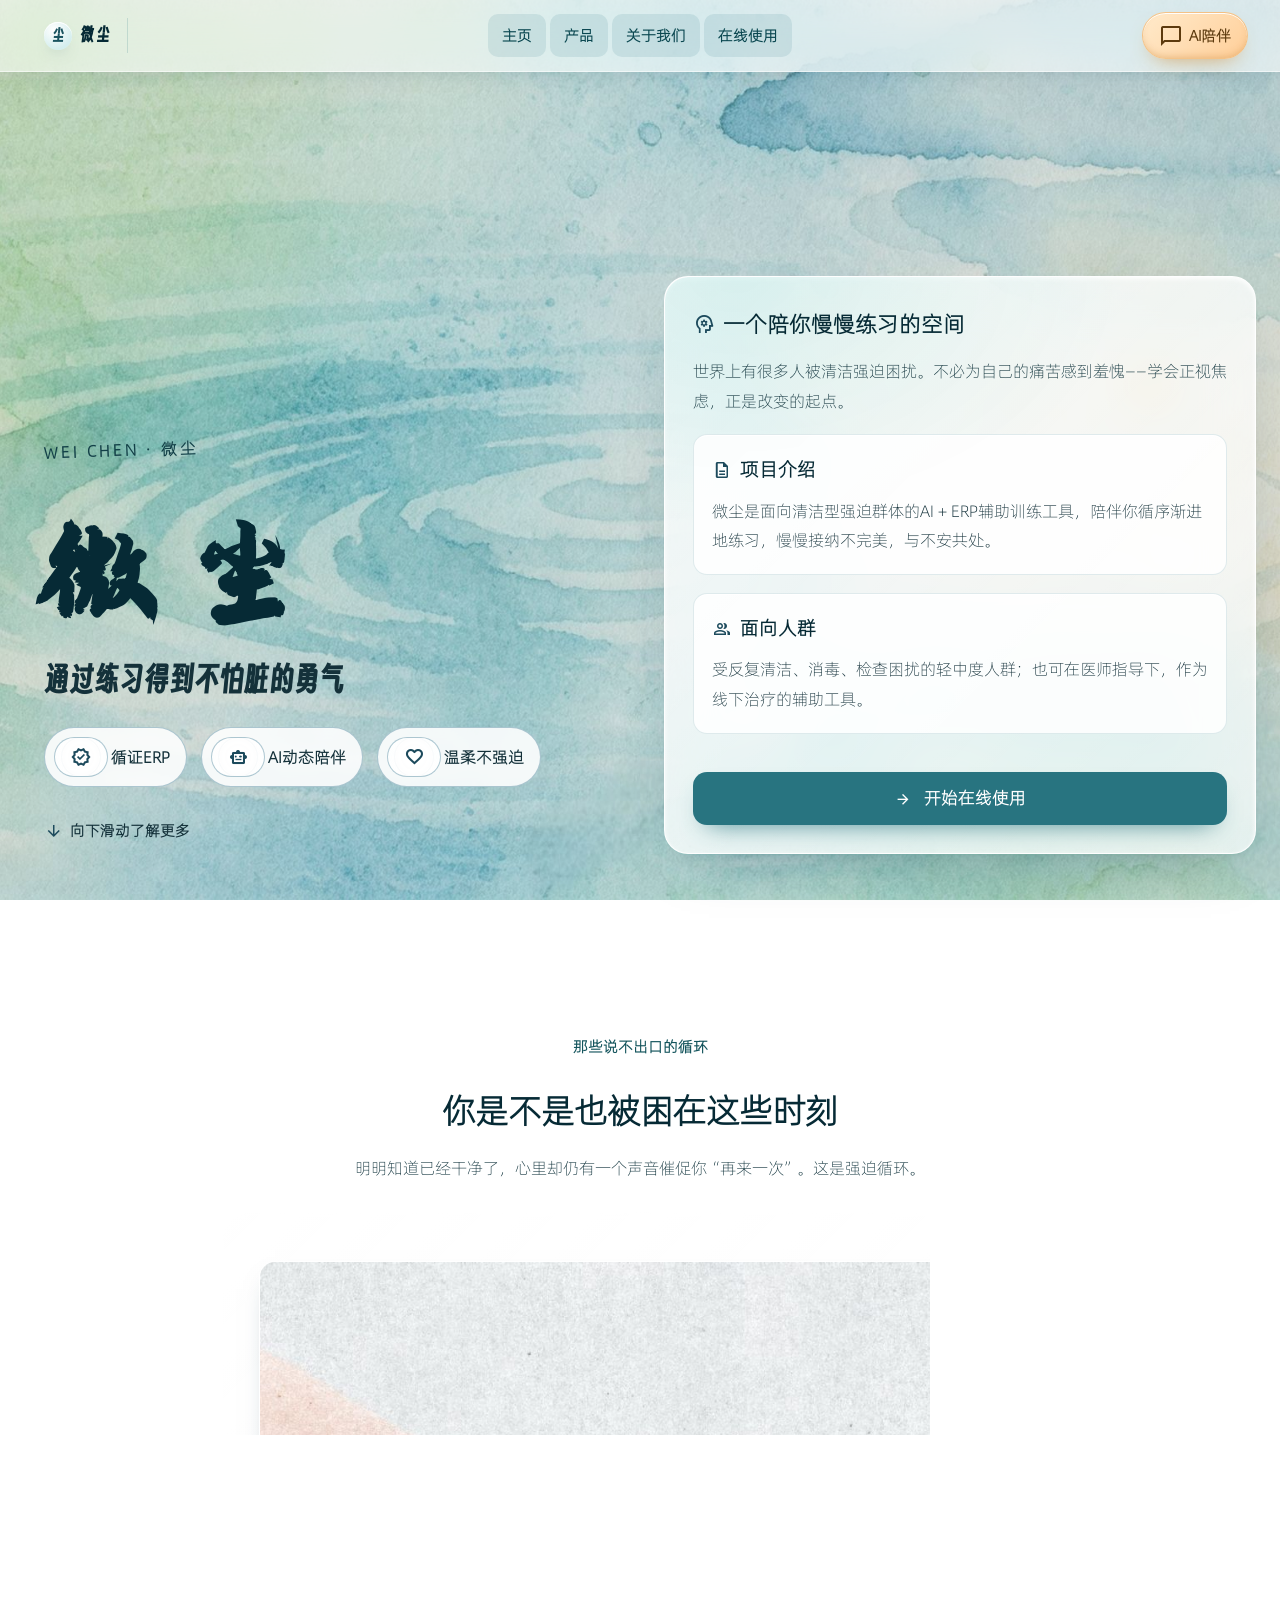
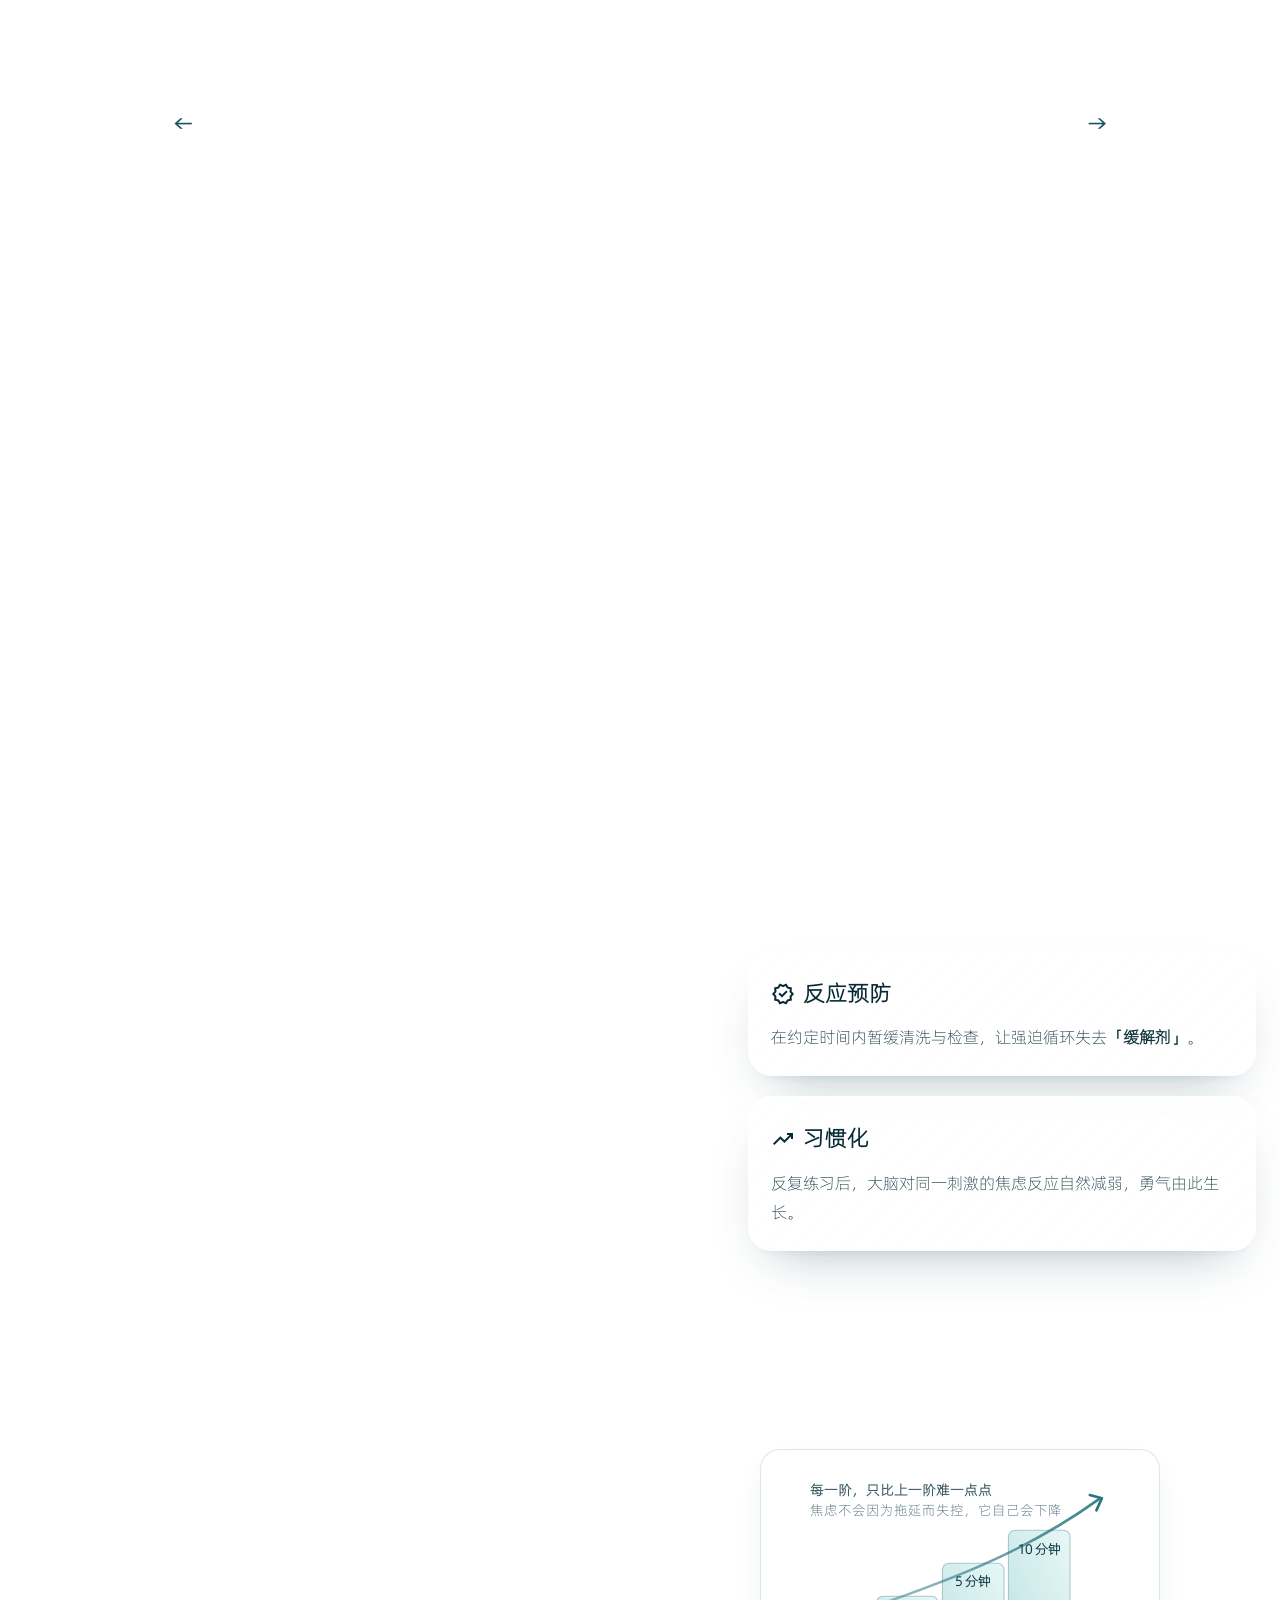
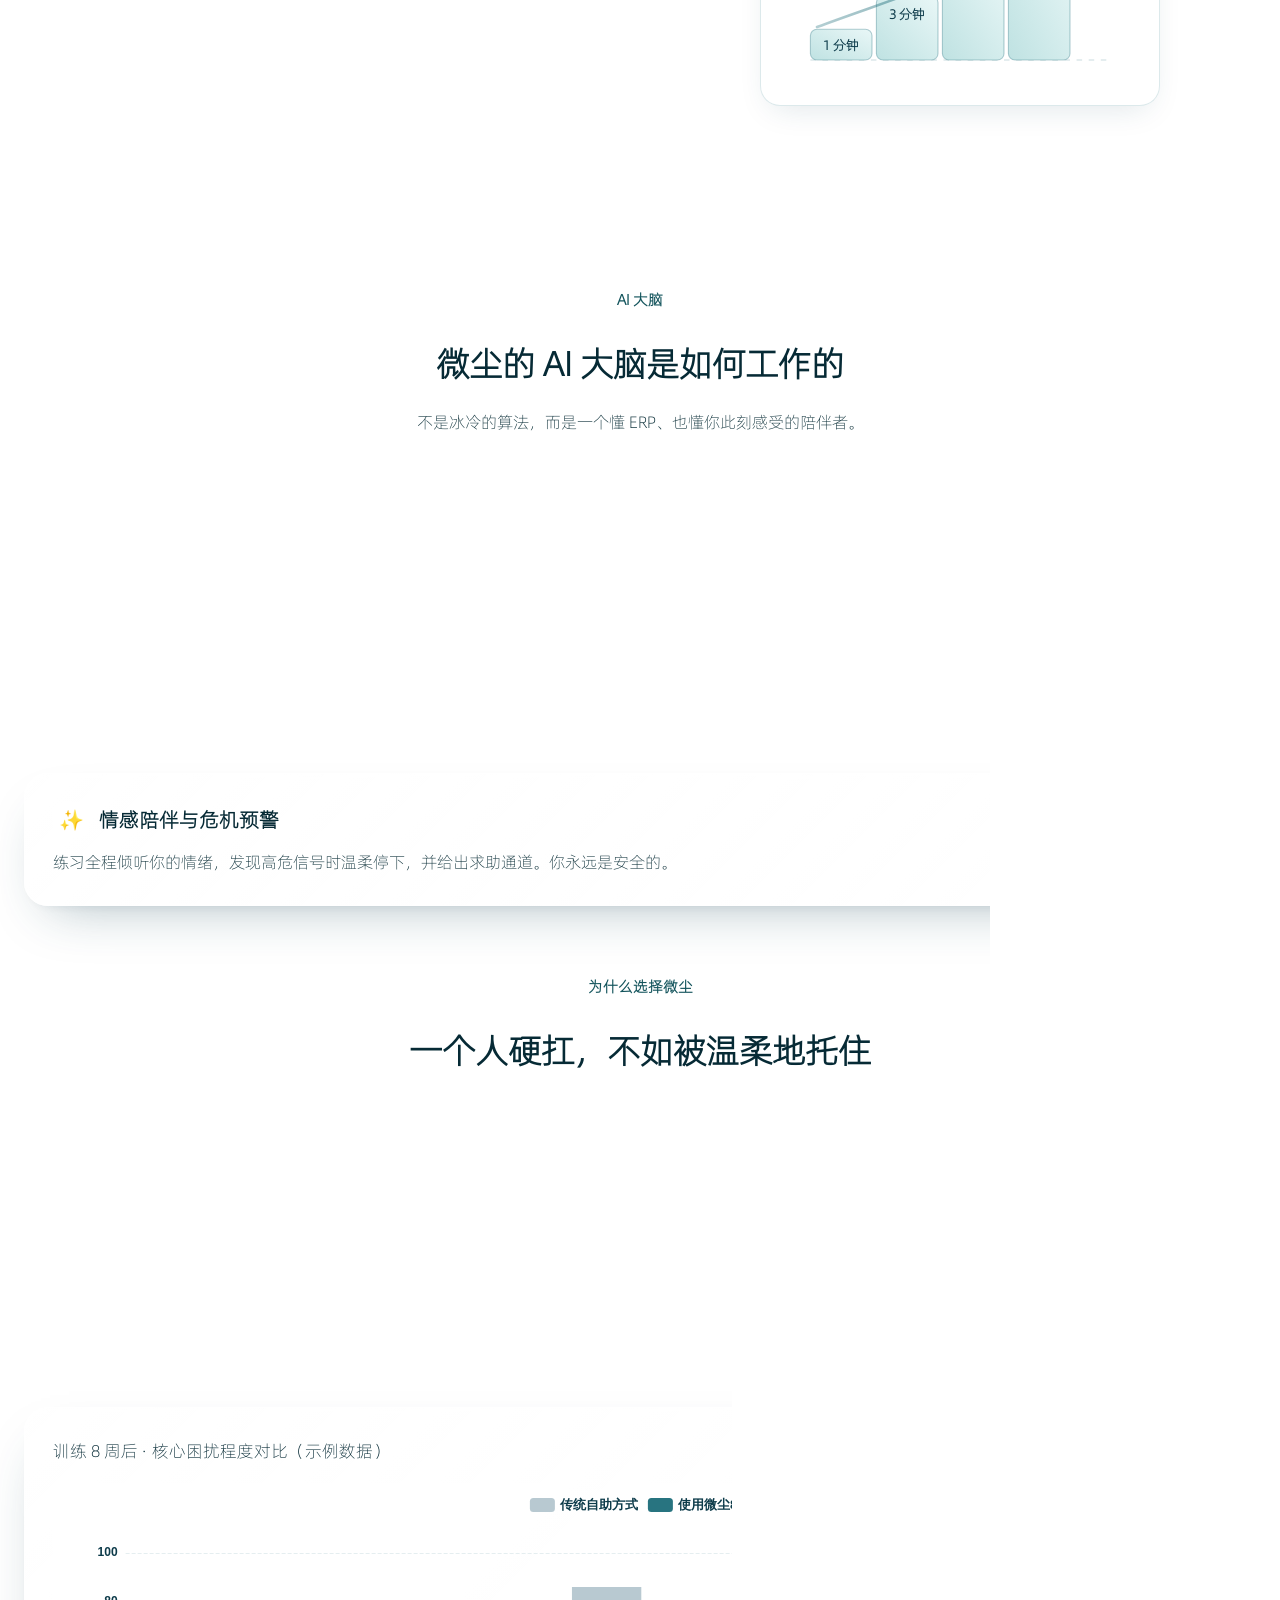
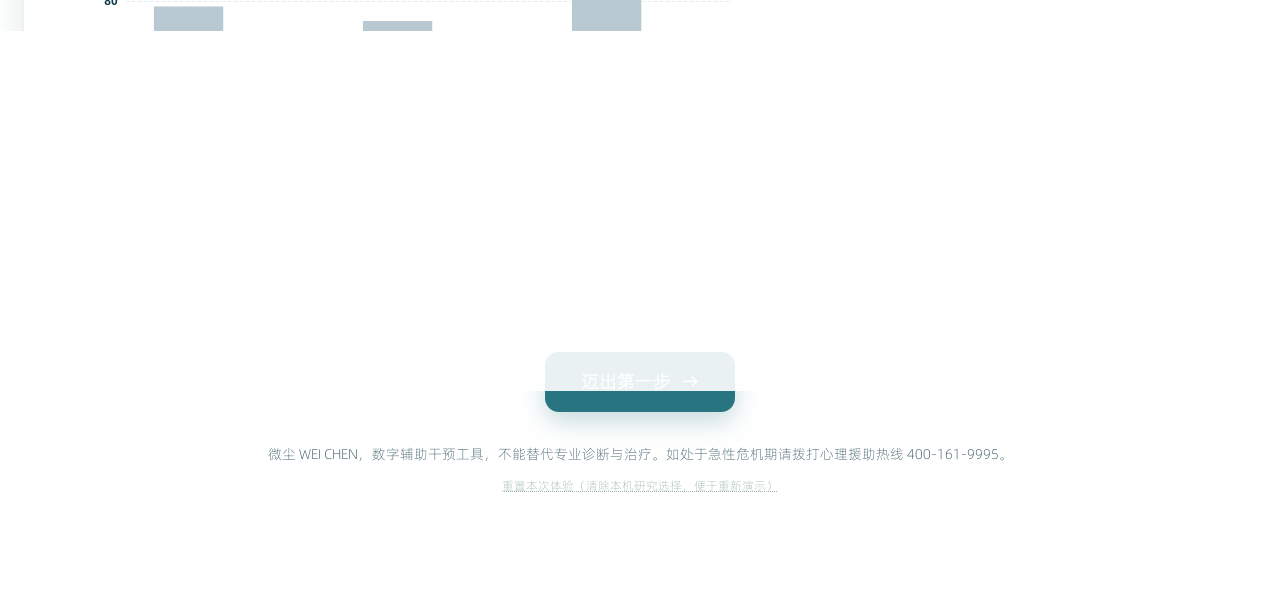
<file: index.html>
<!DOCTYPE html>
<html lang="zh-CN">
<head>
  <meta charset="utf-8">
  <meta name="viewport" content="width=device-width, initial-scale=1">
  <title>微尘</title>
  <script>
    /* 跳转主页时保留 ?arm= 组别参数与页面锚点 */
    (function () {
      location.replace("home.html" + location.search + location.hash);
    })();
  </script>
  <noscript><meta http-equiv="refresh" content="0; url=home.html"></noscript>
</head>
<body>
  <p>正在进入微尘…<a id="enter" href="home.html">点击进入</a></p>
  <script>
    document.getElementById('enter').href = "home.html" + location.search + location.hash;
  </script>
</body>
</html>
</file>
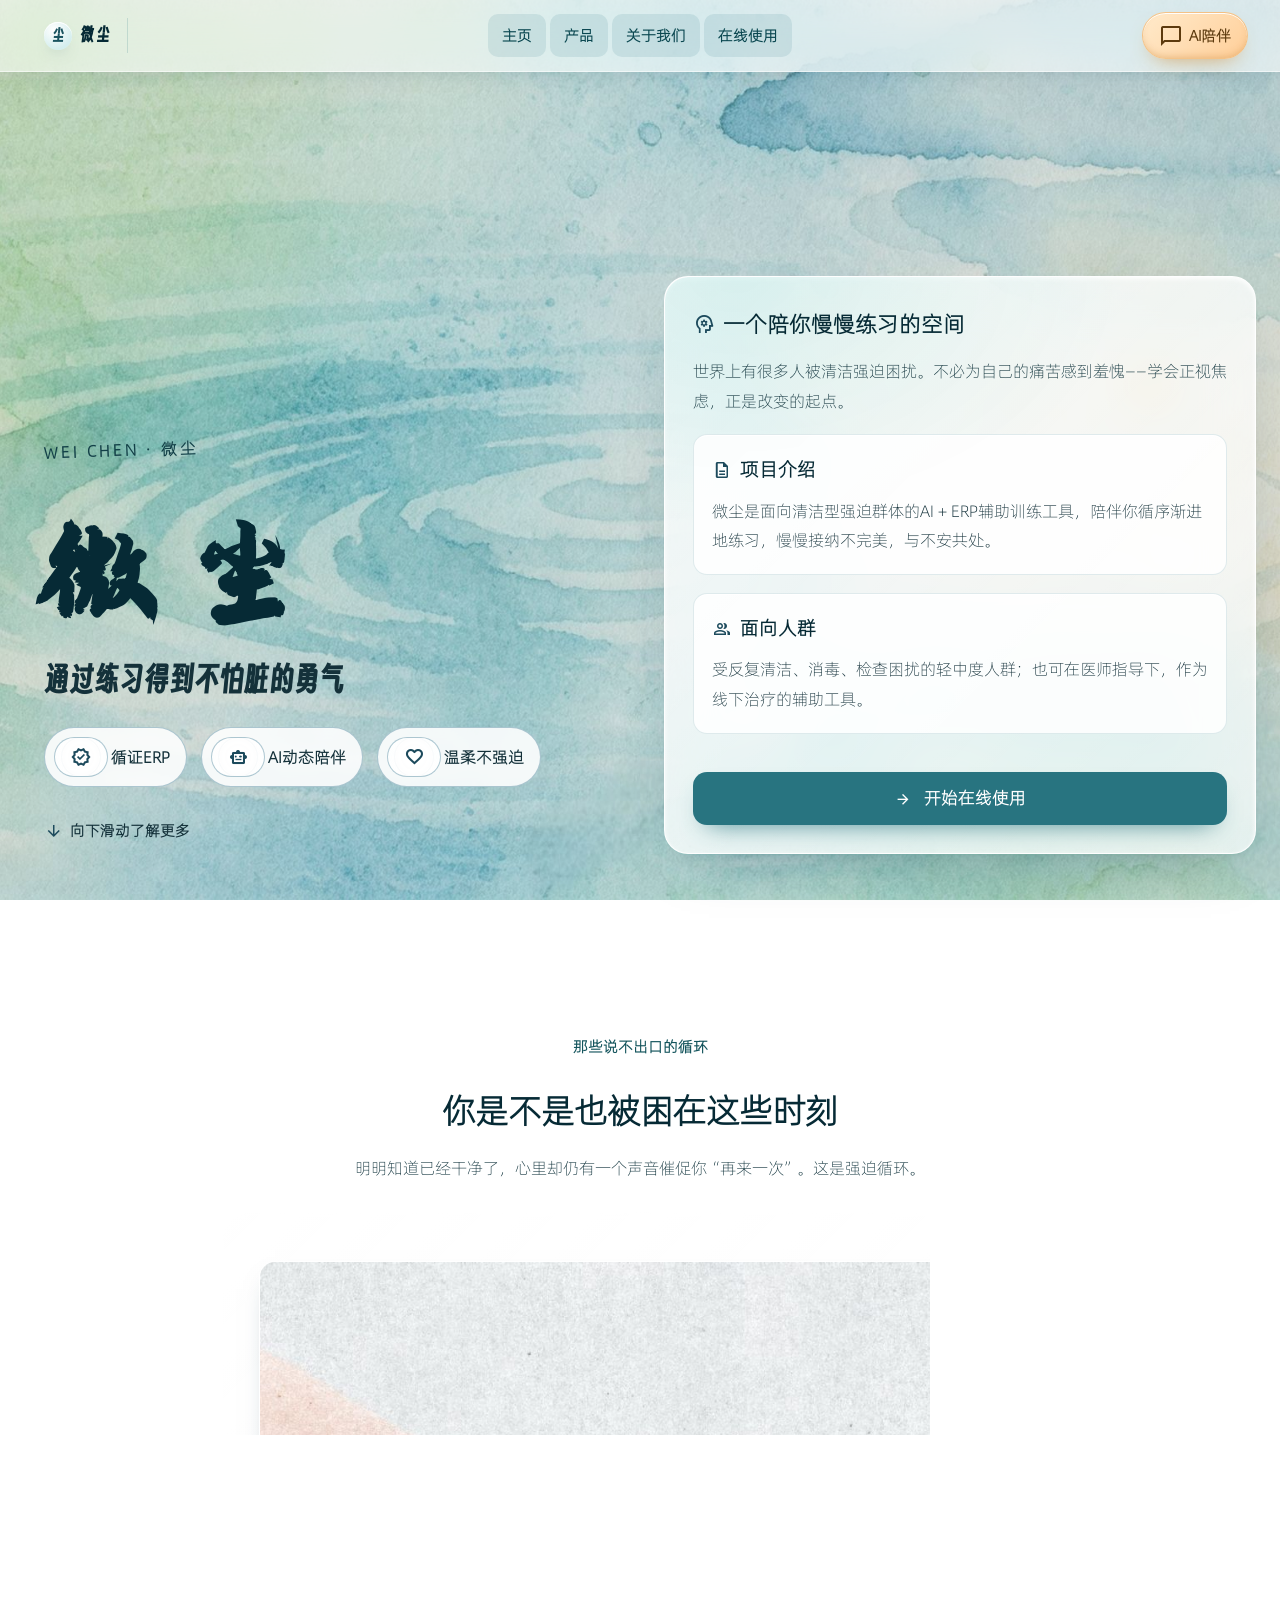
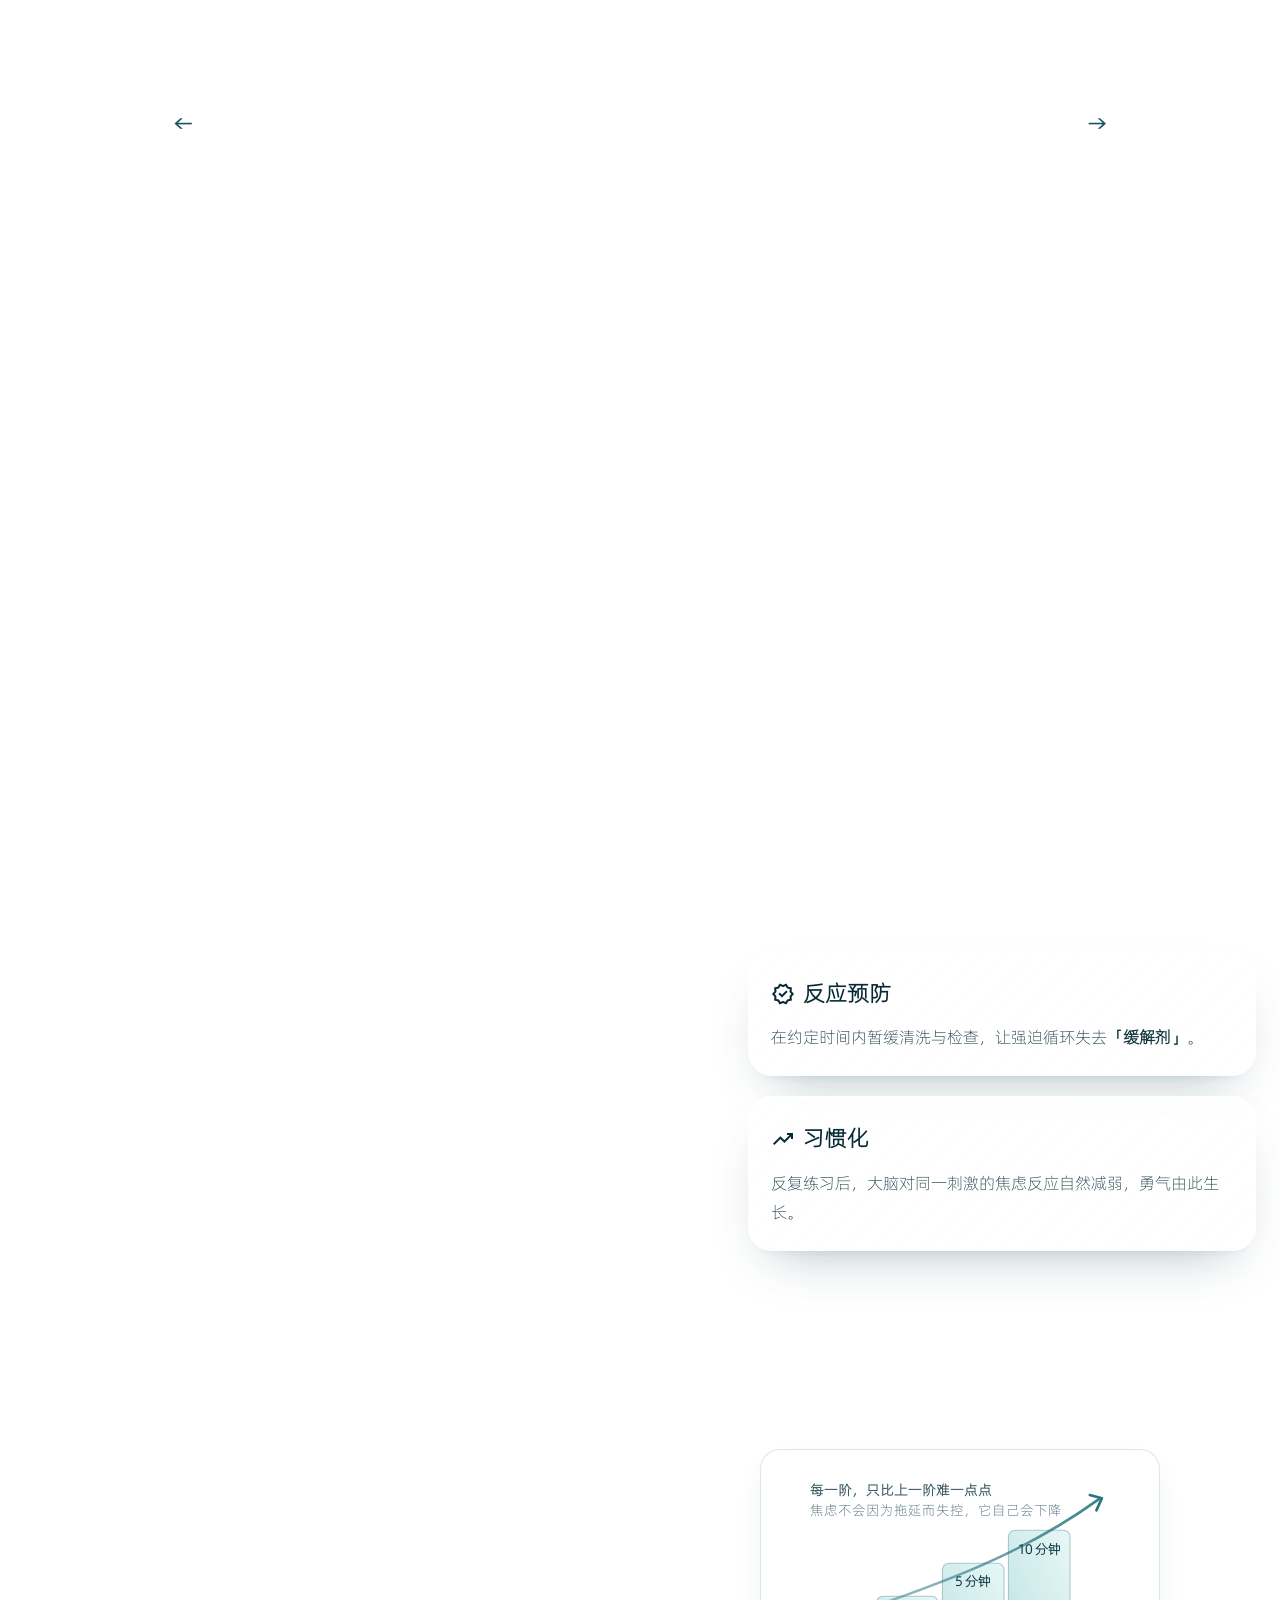
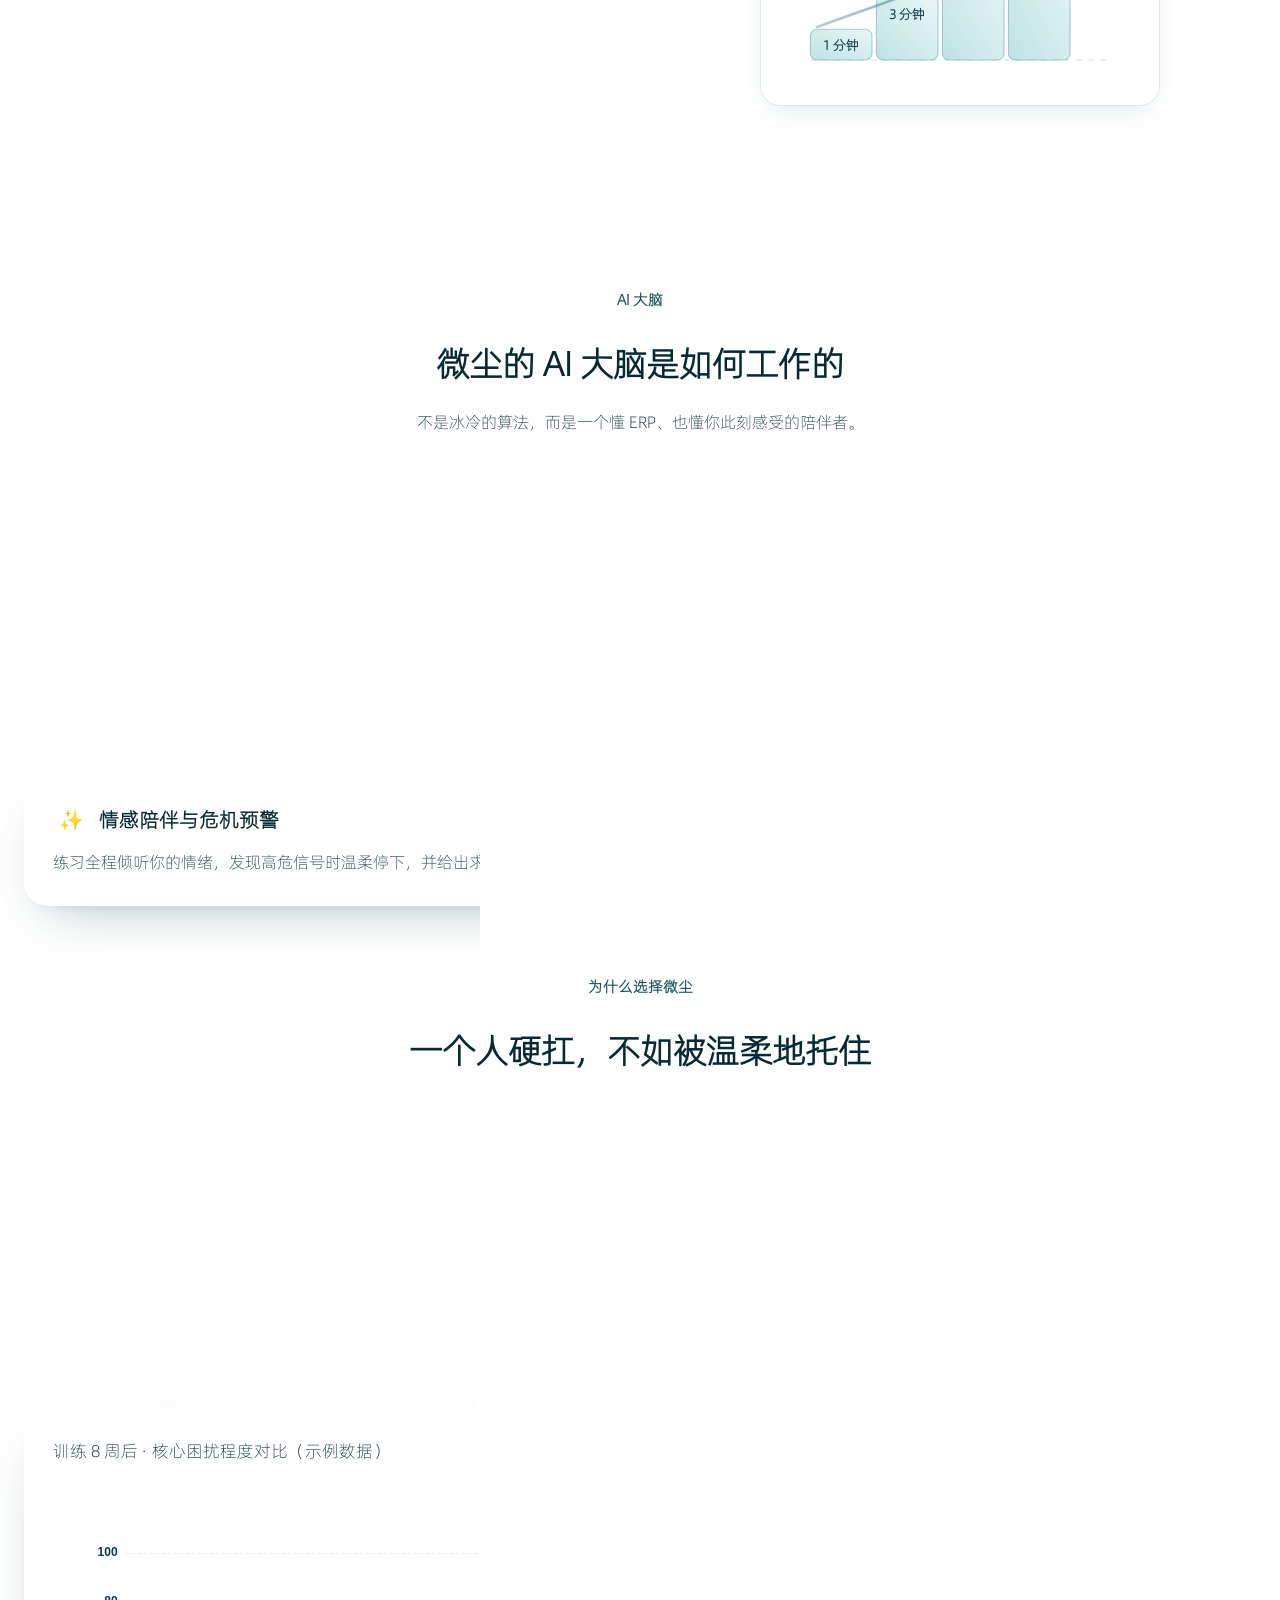
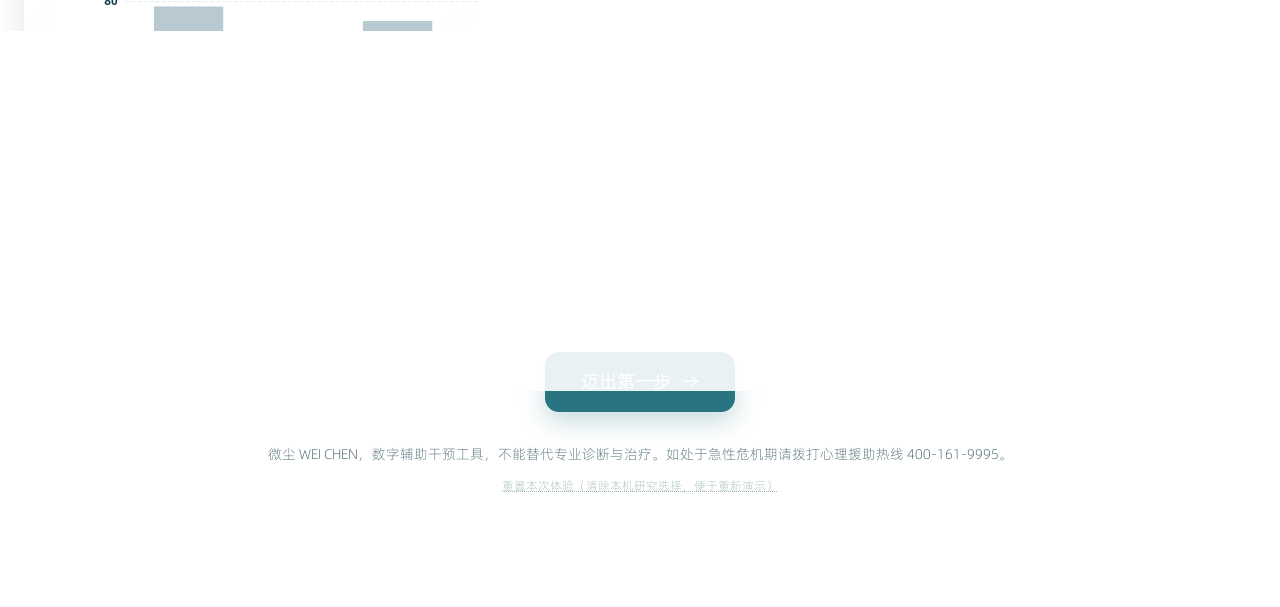
<file: assessment.html>
<!DOCTYPE html>
<html lang="zh-CN">
<head>
  <meta charset="UTF-8" />
  <meta name="viewport" content="width=device-width, initial-scale=1.0"/>
  <title>微尘干预平台 · 前置评估</title>
  <link rel="icon" type="image/svg+xml" href="data:image/svg+xml,%3Csvg xmlns='http://www.w3.org/2000/svg' viewBox='0 0 64 64'%3E%3Crect width='64' height='64' rx='16' fill='%23287480'/%3E%3Ccircle cx='32' cy='26' r='9' fill='%23e9f7f7'/%3E%3Cpath d='M14 50c6-10 12-14 18-14s12 4 18 14' fill='none' stroke='%23e9f7f7' stroke-width='3' stroke-linecap='round'/%3E%3C/svg%3E">
  <script src="libs/tailwind.js"></script>
  <link rel="stylesheet" href="libs/material-symbols.css">

  <style>
    @font-face {
      font-family: "AliPuHui";
      src: url("fonts/alipuhui.woff2") format("woff2");
      font-display: swap;
    }
    @font-face {
      font-family: "SmileySans";
      src: url("fonts/smileysans.woff2") format("woff2");
      font-display: swap;
    }

    :root {
      --brand: #287480;
      --brand-deep: #1f5c66;
      --glass-bg: linear-gradient(148deg, rgba(255, 255, 255, 0.45) 0%, rgba(255, 255, 255, 0.2) 46%, rgba(255, 255, 255, 0.35) 100%);
      --glass-blur: blur(22px) saturate(170%);
      --glass-border: 1px solid rgba(255, 255, 255, 0.55);
      --glass-shadow: 0 14px 44px -18px rgba(23, 70, 88, 0.30), inset 0 1px 0 rgba(255, 255, 255, 0.62);
    }

    * { font-family: "AliPuHui", "PingFang SC", sans-serif; box-sizing: border-box; }

    body {
      background-image: url("主页1bg.jpg");
      background-size: cover; background-position: center; background-repeat: no-repeat; background-attachment: fixed;
      min-height: 100vh; padding-top: 96px; margin: 0;
      color: #17323c; -webkit-font-smoothing: antialiased;
    }

    /* 柔光层 */
    .ambient {
      position: fixed; inset: 0; pointer-events: none; z-index: 0;
      background: radial-gradient(circle at 10% 14%, rgba(150, 215, 222, 0.22), transparent 42%),
                  radial-gradient(circle at 90% 82%, rgba(255, 214, 170, 0.16), transparent 46%);
    }

    .wrap { max-width: 1100px; margin: 0 auto; padding: 0 24px 40px; position: relative; z-index: 1; }

    /* 替换原有的 watercolor 为统一的毛玻璃 */
    .watercolor {
      background: var(--glass-bg) !important;
      backdrop-filter: var(--glass-blur) !important;
      -webkit-backdrop-filter: var(--glass-blur) !important;
      border: var(--glass-border) !important;
      box-shadow: var(--glass-shadow) !important;
    }

    /* 导航栏 */
    .nav {
      position: fixed; top: 0; left: 0; width: 100%;
      display: flex; justify-content: space-between; align-items: center; gap: 16px;
      padding: 16px 32px;
      background: linear-gradient(180deg, rgba(255, 255, 255, 0.30), rgba(255, 255, 255, 0.16));
      backdrop-filter: blur(18px) saturate(160%); -webkit-backdrop-filter: blur(18px) saturate(160%);
      border-bottom: 1px solid rgba(255, 255, 255, 0.45);
      box-shadow: 0 8px 30px -18px rgba(23, 70, 88, 0.35);
      z-index: 99;
    }
    .nav-link-group { display: flex; align-items: center; gap: 4px; }
    .nav a { margin: 0 10px; font-weight: 500; font-size: 16px; color: #245060; text-decoration: none; transition: 0.3s; }
    .nav a:hover { color: var(--brand); }
    
    /* AI按钮与弹窗 (同主页) */
    .btn-ai-companion {
      display: inline-flex; align-items: center; gap: 6px; min-width: 150px; padding: 9px 16px; border-radius: 13px;
      border: 1px solid rgba(255, 200, 145, 0.65); background: linear-gradient(135deg, rgba(255, 232, 202, 0.72), rgba(255, 206, 152, 0.62));
      backdrop-filter: blur(16px); color: #6d4a1a; font-size: 15px; font-weight: 600; cursor: pointer; transition: 0.3s;
    }
    .btn-ai-companion:hover { transform: translateY(-2px); }
    .ai-float-window {
      position: absolute; top: calc(100% + 12px); right: 32px; width: 340px;
      background: rgba(255, 251, 245, 0.97); backdrop-filter: blur(14px);
      border: 1px solid rgba(255, 186, 110, 0.4); border-radius: 18px;
      box-shadow: 0 12px 32px rgba(255, 170, 90, 0.18);
      z-index: 100; display: none; flex-direction: column; overflow: hidden;
    }
    .ai-float-window.show { display: flex; }
    .ai-float-header { padding: 14px 18px; background: linear-gradient(135deg, #ffd9a8, #ffc07a); color: #7a4f18; display: flex; align-items: center; gap: 8px; }
    .ai-float-header .close-btn { margin-left: auto; cursor: pointer; font-size: 20px; }
    .ai-float-content { padding: 18px; }
    #aiMoodInput { width: 100%; min-height: 80px; padding: 10px; border-radius: 12px; border: 1px solid rgba(255,186,110,0.5); outline: none; resize: vertical; }
    .btn-send-ai { width: 100%; margin-top: 10px; padding: 10px; border-radius: 12px; background: #ffc98a; color: #6b4212; font-weight: bold; cursor: pointer; }

    /* 覆盖 Tailwind 的原色为青绿系 */
    .text-emerald-800 { color: #0d3b4a !important; }
    .text-emerald-700\/75 { color: rgba(23, 56, 60, 0.75) !important; }
    .text-emerald-700 { color: var(--brand) !important; }
    .text-emerald-600\/85 { color: rgba(40, 116, 128, 0.85) !important; }
    .bg-emerald-100 { background-color: rgba(40, 116, 128, 0.15) !important; }
    .text-teal-600 { color: #3b9988 !important; }
    
    .tab-active { background: linear-gradient(135deg, #2f8390, var(--brand)) !important; color: white !important; box-shadow: 0 4px 12px rgba(40,116,128,0.3); }
    .btn-next { background: var(--brand); transition: 0.3s; }
    .btn-next:hover:not(:disabled) { background: var(--brand-deep); transform: translateY(-1px); }
    
    .option-item {
      border: 1px solid rgba(40, 116, 128, 0.18);
      transition: transform 0.2s, background 0.2s, border-color 0.2s;
    }
    .option-item:hover { border-color: rgba(40, 116, 128, 0.45); background: rgba(40, 116, 128, 0.05); transform: translateX(4px); }
    .option-item.selected { border-color: var(--brand); background-color: rgba(40, 116, 128, 0.1); font-weight: 600; transform: translateX(4px); }
    
    /* 题目切换动画 */
    .fade-enter { animation: fadeIn 0.4s ease-out; }
    @keyframes fadeIn { from { opacity: 0; transform: translateY(8px); } to { opacity: 1; transform: none; } }

    /* 自定义弹窗 */
    .custom-modal-mask {
      position: fixed; inset: 0; z-index: 999; display: flex; align-items: center; justify-content: center;
      background: rgba(23, 50, 60, 0.4); backdrop-filter: blur(4px);
      opacity: 0; visibility: hidden; transition: 0.3s;
    }
    .custom-modal-mask.show { opacity: 1; visibility: visible; }
    .custom-modal-box {
      background: var(--glass-bg); backdrop-filter: blur(24px); -webkit-backdrop-filter: blur(24px);
      border: 1px solid #fff; border-radius: 24px; padding: 32px 28px; max-width: 380px; width: 90%;
      text-align: center; box-shadow: 0 24px 48px rgba(0,0,0,0.1);
      transform: translateY(20px) scale(0.95); transition: 0.3s cubic-bezier(0.22, 0.8, 0.3, 1);
    }
    .custom-modal-mask.show .custom-modal-box { transform: translateY(0) scale(1); }
    .btn-modal-close {
      width: 100%; padding: 12px; border-radius: 12px; background: var(--brand); color: white;
      font-weight: 600; margin-top: 24px; cursor: pointer; transition: 0.2s;
    }
    .btn-modal-close:hover { background: var(--brand-deep); }

    /* ================================================================
       可读性增强层（Readability Layer）
       只覆写 颜色 / 字重 / 毛玻璃透明度 / placeholder
       —— 不改 HTML 结构、不改 JS、不改 font-family、不删任何类名
       ================================================================ */

    :root {
      /* 毛玻璃更“实”：仍透出背景光影，但能作为文字的清晰垫底 */
      --glass-bg: linear-gradient(148deg, rgba(255, 255, 255, 0.78) 0%, rgba(255, 255, 255, 0.66) 46%, rgba(255, 255, 255, 0.74) 100%);
      --glass-blur: blur(26px) saturate(150%);
      --glass-border: 1px solid rgba(255, 255, 255, 0.82);
      --ink-strong: var(--ui-title);
      --ink-body: var(--ui-body);
      --ink-meta: var(--ui-sub);
      --text-lift: 0 1px 2px rgba(255, 255, 255, 0.6);
    }

    /* 基础正文：字重 400 → 500，颜色再压深一档 */
    body { font-weight: 500; color: #14313a; }

    /* 标题统一 700（Tailwind preflight 让 h 继承字重，必须 !important 才能生效） */
    h1, h2, h3, h4 { font-weight: 700 !important; }

    /* ---------- Tailwind 文字色：去掉透明度后缀，换深色实色 ---------- */
    .text-emerald-800 { color: #0d3b4a !important; }
    .text-emerald-700 { color: #17545f !important; }
    .text-emerald-700\/75,
    .text-emerald-700\/80,
    .text-emerald-700\/70 { color: #164a57 !important; }
    .text-emerald-600\/85,
    .text-emerald-600\/75,
    .text-emerald-600\/70 { color: #1d5b63 !important; }
    .text-teal-600 { color: #17796a !important; }
    .text-orange-800 { color: #6d2c10 !important; }
    .text-orange-700\/80,
    .text-orange-600 { color: #7a3a14 !important; }

    /* 小字号说明 / 标签文字：加深同时提字重 */
    .text-xs, .text-sm { font-weight: 600; }

    /* ---------- 导航栏 ---------- */
    .nav {
      background: linear-gradient(180deg, rgba(255, 255, 255, 0.78), rgba(255, 255, 255, 0.64));
      backdrop-filter: blur(18px) saturate(150%);
      -webkit-backdrop-filter: blur(18px) saturate(150%);
      border-bottom-color: rgba(255, 255, 255, 0.72);
    }
    .nav a { color: #12343f; font-weight: 600; }
    .nav a:hover { color: #175f6b; }

    /* ---------- 选项卡 ---------- */
    #tabYbocs:not(.tab-active),
    #tabSds:not(.tab-active) {
      background: rgba(255, 255, 255, 0.74) !important;
      color: #123f4b !important;
      font-weight: 600 !important;
      border: 1px solid rgba(255, 255, 255, 0.85);
      text-shadow: var(--text-lift);
    }
    .tab-active {
      background: linear-gradient(135deg, #2a7784, var(--brand)) !important;
      font-weight: 700 !important;
    }

    /* ---------- 选项卡片 ---------- */
    .option-item {
      background: rgba(255, 255, 255, 0.68) !important;
      border-color: rgba(31, 96, 110, 0.26) !important;
    }
    .option-item:hover {
      background: rgba(255, 255, 255, 0.84) !important;
      border-color: rgba(31, 96, 110, 0.5) !important;
    }
    .option-item.selected {
      background: rgba(213, 239, 242, 0.92) !important;
      border-color: #1f6b78 !important;
    }
    .option-item span { color: #0d3b4a !important; }
    .option-item span:first-child { font-weight: 700 !important; }
    .option-item span:last-child { color: #1a525d !important; font-weight: 600 !important; }

    /* ---------- 按钮 ---------- */
    .btn-next { color: #ffffff !important; font-weight: 700 !important; }
    #btnPrev { color: #17545f; font-weight: 600; }

    /* ---------- 结果卡（原 bg-white/60 太透） ---------- */
    [class*="bg-white/60"] {
      background-color: rgba(255, 255, 255, 0.88) !important;
      border-color: rgba(255, 255, 255, 0.95) !important;
    }

    /* ---------- 危机熔断提示（原橘色底过淡） ---------- */
    [class*="border-orange-200"] {
      background: linear-gradient(90deg, rgba(245, 120, 80, 0.30), rgba(230, 90, 60, 0.18)) !important;
      backdrop-filter: blur(14px) !important;
      -webkit-backdrop-filter: blur(14px) !important;
      border-color: rgba(233, 138, 96, 0.65) !important;
    }

    /* ---------- 输入框 placeholder ---------- */
    #aiMoodInput::placeholder,
    textarea::placeholder,
    input::placeholder { color: #4f7076; opacity: 1; font-weight: 500; }

    /* ---------- 极淡白色衬底光：防止背景花纹吃掉字 ---------- */
    .wrap p, .wrap h2, .wrap h3, .wrap span,
    .custom-modal-box p, .custom-modal-box h3 { text-shadow: var(--text-lift); }

    /* 禁用态的上一步按钮别淡到看不见 */
    #btnPrev:disabled { opacity: 0.6 !important; }

    /* ---------- 窄屏：导航不再逐字折行 ---------- */
    @media (max-width: 600px) {
      .nav { padding: 12px 12px; gap: 8px; }
      .nav-link-group { gap: 0; flex-wrap: nowrap; min-width: 0; }
      .nav a { margin: 0 5px; font-size: 14px; white-space: nowrap; flex: 0 0 auto; }
      .btn-ai-companion { min-width: 0; padding: 8px 12px; font-size: 14px; }
    }
  
    /* ================================================================
       全局界面层（四页统一注入）
       阅读进度条 / 悬浮胶囊导航 / 厚毛玻璃材质 / 滚动揭示
       ================================================================ */
    :root {
      --ui-brand: #287480;
      --ui-brand-deep: #1f5c66;
      --ui-title: #062a35;
      --ui-body: #14313a;
      --ui-sub: #3a5b66;
      --ui-glass: linear-gradient(135deg, rgba(255, 255, 255, 0.90), rgba(255, 255, 255, 0.78));
      --ui-border: 1px solid rgba(255, 255, 255, 0.9);
      --ui-shadow: 0 24px 54px -26px rgba(23, 70, 88, 0.38), 0 6px 16px -12px rgba(23, 70, 88, 0.20), inset 0 2px 4px rgba(255, 255, 255, 0.9);
      --ui-ease: cubic-bezier(0.22, 0.8, 0.3, 1);
    }

    /* ---------- 顶部阅读进度条 ---------- */
    #readProgress {
      position: fixed; top: 0; left: 0; height: 4px; width: 0;
      background: linear-gradient(90deg, #2a7784, #4fb2ae 55%, #8fdcd6);
      border-radius: 0 999px 999px 0;
      box-shadow: 0 1px 8px rgba(40, 116, 128, 0.45);
      z-index: 1400; pointer-events: none;
      transition: width .1s linear;
    }

    /* ---------- 悬浮胶囊导航 ---------- */
    .nav {
      position: fixed !important;
      top: 12px !important; left: 50% !important; right: auto !important;
      width: auto !important; max-width: calc(100vw - 24px);
      transform: translateX(-50%);
      display: flex !important; align-items: center; gap: 6px;
      padding: 8px 10px 8px 14px !important;
      background: var(--ui-glass) !important;
      backdrop-filter: blur(24px) saturate(150%) !important;
      -webkit-backdrop-filter: blur(24px) saturate(150%) !important;
      border: 1px solid rgba(255, 255, 255, 0.92) !important;
      border-radius: 999px !important;
      box-shadow: 0 20px 46px -24px rgba(23, 70, 88, 0.45), 0 4px 12px -8px rgba(23, 70, 88, 0.22), inset 0 2px 4px rgba(255, 255, 255, 0.95) !important;
      z-index: 1200 !important;
    }
    .nav-brand {
      display: inline-flex; align-items: center; gap: 8px;
      padding: 2px 12px 2px 2px; margin-right: 2px;
      text-decoration: none; border-right: 1px solid rgba(40, 116, 128, 0.16);
    }
    .nav-brand .nb-mark {
      width: 28px; height: 28px; border-radius: 50%;
      display: grid; place-items: center;
      background: radial-gradient(circle at 35% 28%, #ffffff, #d5eeee 72%);
      color: #1b5561; font-size: 15px; font-weight: 700;
      font-family: "SmileySans", "AliPuHui", sans-serif;
      box-shadow: inset 0 1px 0 #fff, 0 8px 16px -10px rgba(23, 70, 88, 0.55);
    }
    .nav-brand .nb-name {
      font-family: "SmileySans", "AliPuHui", sans-serif;
      font-size: 17px; font-weight: 700; letter-spacing: 1.5px; color: #062a35;
    }
    .nav .nav-link-group { display: flex; align-items: center; gap: 0; }
    .nav .nav-link-group a {
      position: relative; margin: 0 2px !important; padding: 9px 14px;
      border-radius: 999px; font-size: 15px; font-weight: 600;
      color: #14343f !important; white-space: nowrap;
      transition: color .25s var(--ui-ease), background .25s var(--ui-ease);
    }
    .nav .nav-link-group a::after {
      content: ""; position: absolute; left: 50%; right: 50%; bottom: 4px; height: 2px; border-radius: 2px;
      background: linear-gradient(90deg, #2a7784, #8fdcd6);
      transition: left .34s var(--ui-ease), right .34s var(--ui-ease);
    }
    .nav .nav-link-group a:hover { color: #062a35 !important; }
    .nav .nav-link-group a:hover::after { left: 20%; right: 20%; }
    .nav .nav-link-group a.active { color: #0a4750 !important; background: rgba(40, 116, 128, 0.12); }
    .nav .nav-link-group a.active::after { display: none; }
    .nav .btn-ai-companion, .nav .btn-ai {
      border-radius: 999px !important; padding: 9px 16px !important; min-width: 0 !important;
      border: 1px solid rgba(240, 186, 120, 0.75) !important;
      background: linear-gradient(135deg, #ffeacb, #ffcf99) !important;
      color: #5c3a0e !important; font-weight: 700 !important;
      box-shadow: 0 10px 22px -12px rgba(214, 144, 58, 0.85), inset 0 1px 0 rgba(255, 255, 255, 0.95), inset 0 -4px 8px -4px rgba(196, 124, 44, 0.45) !important;
      transition: transform .26s var(--ui-ease), box-shadow .26s var(--ui-ease) !important;
    }
    .nav .btn-ai-companion:hover, .nav .btn-ai:hover {
      transform: translateY(-2px);
      box-shadow: 0 16px 26px -12px rgba(214, 144, 58, 0.9), inset 0 1px 0 rgba(255, 255, 255, 1) !important;
    }
    .nav .btn-ai-companion:active, .nav .btn-ai:active { transform: scale(.96); }
    .ai-float-window, .ai-window { right: 0 !important; }

    /* ---------- 厚毛玻璃材质 ---------- */
    .card, .glass-card, .hero-card, .erp-main-card, .erp-item-card, .reason-text,
    .right-box, .role-card, .watercolor, .dashboard, .chart-card, .stage-current {
      background: var(--ui-glass) !important;
      backdrop-filter: blur(24px) saturate(150%) !important;
      -webkit-backdrop-filter: blur(24px) saturate(150%) !important;
      border: var(--ui-border) !important;
      box-shadow: var(--ui-shadow) !important;
    }

    /* 去同质化：顶部高光丝 + 角落柔光 */
    .card, .glass-card, .role-card, .right-box { position: relative; overflow: hidden; }
    .card::before, .glass-card::before, .right-box::before {
      content: ""; position: absolute; left: 18px; right: 18px; top: 0; height: 1px;
      background: linear-gradient(90deg, transparent, rgba(255, 255, 255, 0.95), transparent);
      pointer-events: none;
    }
    .card::after, .glass-card::after {
      content: ""; position: absolute; right: -40px; top: -60px; width: 150px; height: 150px;
      border-radius: 50%;
      background: radial-gradient(circle, rgba(143, 220, 214, 0.22), transparent 70%);
      pointer-events: none;
    }

    /* ---------- 文本 ---------- */
    body { color: var(--ui-body); }
    h1, h2, h3, h4 { color: var(--ui-title); }
    *, *::before, *::after { text-shadow: none !important; }
    .card p, .glass-card p, .hero-card p, .erp-main-card p, .erp-item-card p,
    .reason-text p, .right-box p, .role-card p { color: var(--ui-body) !important; font-weight: 500; }
    .text-emerald-700\/75, .text-emerald-700\/80, .text-emerald-700\/70,
    .text-emerald-600\/70, .text-emerald-600\/75 { color: var(--ui-body) !important; }

    /* ---------- 滚动揭示 ---------- */
    .rv { opacity: 0; transform: translateY(40px); transition: opacity .72s var(--ui-ease), transform .72s var(--ui-ease); }
    .rv.in { opacity: 1; transform: none; }
    @media (prefers-reduced-motion: reduce) { .rv { opacity: 1 !important; transform: none !important; } }

    /* ---------- 移动端导航 ---------- */
    @media (max-width: 760px) {
      .nav { top: 8px !important; gap: 2px; padding: 6px 8px 6px 10px !important; flex-wrap: nowrap !important; overflow: hidden; }
      .nav-brand { padding-right: 8px; margin-right: 0; flex: 0 0 auto; }
      .nav-brand .nb-name { display: none; }
      .nav-brand .nb-mark { width: 26px; height: 26px; font-size: 14px; }
      .nav .nav-link-group { flex: 0 1 auto; min-width: 0; flex-wrap: nowrap !important; }
      .nav .nav-link-group a { padding: 7px 9px; font-size: 13.5px; margin: 0 !important; }
      .nav .nav-link-group a:nth-child(2), .nav .nav-link-group a:nth-child(3) { display: none; }
      .nav .btn-ai-companion, .nav .btn-ai { padding: 7px 11px !important; font-size: 13px; flex: 0 0 auto; }
      .nav .btn-ai-companion .material-symbols-outlined, .nav .btn-ai .material-symbols-outlined { display: none; }
    }

    /* ================================================================
       ★★★ 最终设计系统层 Final Design System（assessment.html）★★★
       1. 全局暗色遮罩  2. 全宽毛玻璃导航  3. 统一 24px 卡片圆角
       4. 正文深色高对比 #10333c / 字重 500
       ================================================================ */
    :root {
      --ds-radius-card: 24px;
      --ds-overlay: rgba(10, 30, 35, 0.15);
      --ds-ink-body: #10333c;
      --ds-ink-title: #062a35;
    }
    body::before {
      content: "";
      position: fixed;
      inset: 0;
      background: var(--ds-overlay);
      pointer-events: none;
      z-index: -1;
    }
    .nav {
      position: fixed !important;
      top: 0 !important; left: 0 !important; right: 0 !important;
      width: 100% !important; max-width: 100% !important;
      transform: none !important;
      border-radius: 0 !important;
      border: none !important;
      border-bottom: 1px solid rgba(255, 255, 255, 0.55) !important;
      padding: 12px 32px !important;
      background: rgba(255, 255, 255, 0.62) !important;
      backdrop-filter: blur(20px) saturate(150%) !important;
      -webkit-backdrop-filter: blur(20px) saturate(150%) !important;
      box-shadow: 0 6px 24px -12px rgba(23, 70, 88, 0.28) !important;
      z-index: 1200 !important;
    }
    .nav-brand { border-right: 1px solid rgba(40,116,128,0.18) !important; padding: 2px 16px 2px 2px !important; }
    .nav .nav-link-group a { border-radius: 10px !important; padding: 8px 14px !important; }
    .nav .btn-ai-companion, .nav .btn-ai { border-radius: 999px !important; }
    .card, .glass-card, .watercolor, .right-box, .role-card, .dashboard, .chart-card {
      border-radius: var(--ds-radius-card) !important;
    }
    body { color: var(--ds-ink-body) !important; font-weight: 500; }
    h1, h2, h3, h4 { color: var(--ds-ink-title); font-weight: 700; }
    .card p, .glass-card p, .watercolor p, .right-box p, .wrap p {
      color: var(--ds-ink-body) !important; font-weight: 500;
    }
    @media (max-width: 760px) {
      .nav { top: 0 !important; padding: 10px 14px !important; gap: 8px !important; }
      .nav-brand .nb-name { display: inline !important; }
    }
  </style>
  <script src="wc_track.js"></script>
</head>
<body>
  <div id="readProgress"></div>
  <div class="ambient"></div>

  <header class="nav">
    <a class="nav-brand" href="home.html"><span class="nb-mark">尘</span><span class="nb-name">微尘</span></a>
    <div class="nav-link-group">
      <a href="home.html">主页</a>
      <a href="home.html#section-product">产品</a>
      <a href="home.html#section-about">关于我们</a>
      <a href="register.html">在线使用</a>
    </div>
    <button class="btn-ai-companion" onclick="toggleAiFloatWindow()">
      <span class="material-symbols-outlined">&#xE0CB;</span>
      AI陪伴
    </button>
    <div class="ai-float-window" id="aiFloatWindow">
      <div class="ai-float-header">
        <span class="material-symbols-outlined">&#xF06C;</span>
        <strong>微尘 AI 助手</strong>
        <span class="close-btn" onclick="toggleAiFloatWindow()">×</span>
      </div>
      <div class="ai-float-content">
        <textarea id="aiMoodInput" placeholder="说说你的感受..."></textarea>
        <button class="btn-send-ai" onclick="sendAiMood()">发送</button>
      </div>
    </div>
  </header>

  <div class="wrap mt-4">
    <section class="mb-8 fade-enter">
      <h2 class="text-[clamp(1.8rem,4vw,2.3rem)] font-bold text-emerald-800" style="font-family: 'SmileySans', sans-serif;">开始前，先轻轻看看自己</h2>
      <p class="mt-2 text-emerald-700/75">
        量表没有对错，只是帮助 AI 为你挑选合适的起点。全程约 2 分钟，可随时退出。
      </p>
    </section>

    <!-- Tabs -->
    <div class="flex gap-3 mb-6">
      <button id="tabYbocs" class="tab-active px-6 py-2.5 rounded-full font-medium text-sm transition-colors" onclick="switchTab('ybocs')">
        清洁困扰自评
      </button>
      <button id="tabSds" class="px-6 py-2.5 rounded-full font-medium text-sm bg-white/50 text-emerald-700 hover:bg-white/80 transition-colors" onclick="switchTab('sds')">
        情绪状态自评
      </button>
    </div>

    <!-- Main Card -->
    <main class="watercolor rounded-[2.2rem] p-7 md:p-10 relative overflow-hidden">
      <div class="mb-6">
        <div class="flex justify-between text-sm text-emerald-700/80 mb-2 font-medium">
          <span id="progressLabel">清洁困扰自评 · 1 / 6</span>
        </div>
        <div class="w-full h-2.5 rounded-full bg-emerald-100/50 overflow-hidden">
          <div id="progressBar" class="h-full rounded-full bg-gradient-to-r from-emerald-500 to-teal-500 transition-all duration-500 ease-out" style="width:16%"></div>
        </div>
      </div>

      <!-- Question -->
      <div id="questionWrap" class="fade-enter">
        <h3 id="questionText" class="text-2xl md:text-[clamp(1.35rem,3vw,1.65rem)] font-semibold text-emerald-800 leading-snug">
          你每天花多少时间在强迫性想法上？（如：觉得脏、被污染）
        </h3>

        <div id="optionList" class="mt-7 flex flex-col gap-3.5">
          <!-- injected by JS -->
        </div>

        <div class="mt-9 flex justify-between items-center">
          <button id="btnPrev" class="px-5 py-2.5 rounded-xl border border-emerald-200 text-emerald-700 hover:bg-white/50 transition disabled:opacity-40 disabled:cursor-not-allowed font-medium" disabled>
            上一题
          </button>
          <div class="text-xs text-emerald-600/70 max-w-[40%] text-center hidden md:block">
            <span id="scaleNote">耶鲁‑布朗强迫量表，评估近一周强迫思维与行为的严重程度</span>
          </div>
          <button id="btnNext" class="btn-next px-8 py-2.5 rounded-xl text-white font-medium disabled:opacity-50 disabled:cursor-not-allowed disabled:bg-gray-300 disabled:shadow-none" disabled>下一题</button>
        </div>
      </div>

      <!-- Result View -->
      <div id="resultWrap" class="hidden text-center py-6 fade-enter">
        <div class="w-16 h-16 mx-auto rounded-2xl bg-emerald-100 grid place-items-center text-emerald-600 text-3xl shadow-sm">
          ✓
        </div>
        <h3 class="mt-5 text-2xl font-bold text-emerald-800" style="font-family: 'SmileySans', sans-serif;">评估完成，谢谢你的坦诚</h3>
        <p class="mt-3 text-emerald-700/75 max-w-md mx-auto">
          结果不会被贴上任何标签，只为帮你选择合适的训练强度。建议从低难度阶梯开始，让身体慢慢建立信心。
        </p>

        <div class="grid md:grid-cols-2 gap-5 mt-8">
          <div class="rounded-2xl bg-white/60 border border-white p-6 shadow-sm">
            <div class="text-[clamp(2.3rem,6vw,2.7rem)] font-bold text-emerald-700" id="scoreY">0 / 24</div>
            <div class="mt-1 text-sm text-emerald-600/85">Y‑BOCS 强迫程度 · <span id="levelY">-</span></div>
          </div>
          <div class="rounded-2xl bg-white/60 border border-white p-6 shadow-sm">
            <div class="text-[clamp(2.3rem,6vw,2.7rem)] font-bold text-teal-600" id="scoreS">0 / 15</div>
            <div class="mt-1 text-sm text-emerald-600/85">SDS 情绪状态 · <span id="levelS">-</span></div>
          </div>
        </div>

        <p class="mt-7 text-emerald-700/70 text-sm">
          AI 已为你生成个性化方案：从「延迟洗手 1 分钟」开始，每日 1–2 次练习。
        </p>

       <button class="btn-next mt-8 px-10 py-3.5 rounded-2xl font-semibold shadow-md text-lg" onclick="location.href='training.html'">
  进入今日训练 →
</button>
      </div>
    </main>

    <!-- 熔断提示 -->
    <section class="mt-8 rounded-2xl p-5 border border-orange-200/60" style="background: linear-gradient(90deg, rgba(245, 120, 80, 0.12), rgba(230, 90, 60, 0.05)); backdrop-filter: blur(10px);">
      <div class="flex gap-4 items-start">
        <div class="w-7 h-7 rounded-full bg-orange-100 text-orange-600 grid place-items-center text-sm font-bold shrink-0">
          !
        </div>
        <div>
          <h4 class="font-semibold text-orange-800 text-[15px]">危机熔断提示</h4>
          <p class="mt-1 text-orange-700/80 text-sm leading-relaxed">
            若你的回答触发高危选项（如自伤、自杀意念），系统将立即暂停评估与训练，展示心理援助热线。你的安全永远排在第一位。
          </p>
        </div>
      </div>
    </section>
  </div>

  <!-- 自定义温和弹窗 -->
  <div class="custom-modal-mask" id="customModal">
    <div class="custom-modal-box">
      <div id="modalIcon" class="text-4xl mb-3">🛡️</div>
      <h3 id="modalTitle" class="text-lg font-bold text-emerald-800 mb-2">安全提醒</h3>
      <p id="modalContent" class="text-emerald-700/80 text-sm leading-relaxed"></p>
      <button class="btn-modal-close" onclick="closeModal()">我明白了</button>
    </div>
  </div>

 <script>
    const scales = {
      ybocs: {
        name: "清洁困扰自评（自编初筛）",
        total: 6,
        maxScore: 24,
        note: "本项目自编的清洁/检查困扰初筛条目，用于自我观察，非临床诊断工具",
        questions: [
          { text: "你每天花多少时间在强迫性想法上？（如：觉得脏、被污染）", options: [{ label: "完全没有", val: 0 }, { label: "轻微", val: 1 }, { label: "中度", val: 2 }, { label: "严重", val: 3 }, { label: "极重", val: 4 }], risk: false },
          { text: "这些想法反复出现时，你能多大程度上不去理会它们？", options: [{ label: "完全没有", val: 0 }, { label: "轻微", val: 1 }, { label: "中度", val: 2 }, { label: "严重", val: 3 }, { label: "极重", val: 4 }], risk: false },
          { text: "强迫想法带来的痛苦或焦虑有多强烈？", options: [{ label: "完全没有", val: 0 }, { label: "轻微", val: 1 }, { label: "中度", val: 2 }, { label: "严重", val: 3 }, { label: "极重", val: 4 }], risk: false },
          { text: "你抵抗这些强迫想法的努力有多少？", options: [{ label: "完全没有", val: 0 }, { label: "轻微", val: 1 }, { label: "中度", val: 2 }, { label: "严重", val: 3 }, { label: "极重", val: 4 }], risk: false },
          { text: "强迫行为（反复清洗、检查、排序）占用了你多少时间？", options: [{ label: "完全没有", val: 0 }, { label: "轻微", val: 1 }, { label: "中度", val: 2 }, { label: "严重", val: 3 }, { label: "极重", val: 4 }], risk: false },
          { text: "强迫行为对你的生活、社交或学习造成多大阻碍？", options: [{ label: "完全没有", val: 0 }, { label: "轻微", val: 1 }, { label: "中度", val: 2 }, { label: "严重", val: 3 }, { label: "极重", val: 4 }], risk: false },
        ],
        getLevel: (s) => {
          if (s <= 7) return "几乎无 / 极轻";
          if (s <= 15) return "轻中度";
          if (s <= 21) return "中重度";
          return "重度";
        },
      },
      sds: {
        name: "情绪状态自评（自编初筛）",
        total: 5,
        maxScore: 15,
        note: "本项目自编的情绪状态条目，用于观察近期波动，非临床诊断工具",
        questions: [
          { text: "我感到情绪沮丧、郁闷", options: [{ label: "没有或很少", val: 0 }, { label: "少部分时间", val: 1 }, { label: "相当多时间", val: 2 }, { label: "绝大部分时间", val: 3 }], risk: false },
          { text: "我一阵阵哭出来或觉得想哭", options: [{ label: "没有或很少", val: 0 }, { label: "少部分时间", val: 1 }, { label: "相当多时间", val: 2 }, { label: "绝大部分时间", val: 3 }], risk: false },
          { text: "我夜间睡眠不好", options: [{ label: "没有或很少", val: 0 }, { label: "少部分时间", val: 1 }, { label: "相当多时间", val: 2 }, { label: "绝大部分时间", val: 3 }], risk: false },
          { text: "我感到疲乏、无力", options: [{ label: "没有或很少", val: 0 }, { label: "少部分时间", val: 1 }, { label: "相当多时间", val: 2 }, { label: "绝大部分时间", val: 3 }], risk: false },
          { text: "我有伤害自己的想法", options: [{ label: "没有或很少", val: 0 }, { label: "少部分时间", val: 1 }, { label: "相当多时间", val: 2 }, { label: "绝大部分时间", val: 3 }], risk: true },
        ],
        getLevel: (s) => {
          if (s <= 4) return "稳定";
          if (s <= 9) return "轻度波动";
          if (s <= 12) return "中度情绪压力";
          return "明显情绪困扰";
        },
      },
    };

    let state = { active: "ybocs", step: 0, answers: { ybocs: [], sds: [] } };
    let advancing = false;

    function switchTab(key) {
      state.active = key;
      state.step = 0;
      if (window.WC) WC.track("tab_switch", { to: key });
      render();

      document.getElementById("tabYbocs").className = key === "ybocs" ? "tab-active px-6 py-2.5 rounded-full font-medium text-sm transition-colors" : "px-6 py-2.5 rounded-full font-medium text-sm bg-white/50 text-emerald-700 hover:bg-white/80 transition-colors";
      document.getElementById("tabSds").className = key === "sds" ? "tab-active px-6 py-2.5 rounded-full font-medium text-sm transition-colors" : "px-6 py-2.5 rounded-full font-medium text-sm bg-white/50 text-emerald-700 hover:bg-white/80 transition-colors";
    }

    function selectOption(value) {
      if (advancing) return;
      const scale = scales[state.active];
      state.answers[state.active][state.step] = value;
      if (window.WC) WC.answer(state.active + ":" + state.step, value, { scale: state.active, idx: state.step });

      const q = scale.questions[state.step];
      if(q.risk && value >= 2){
        showModal("安全提醒", "系统检测到高危信号。如果你此刻很痛苦，请立刻拨打心理援助热线：400-161-9995。你的安全永远是第一位。", "🤍");
        return;
      }
      advancing = true;
      markSelected(value);
      // 选中后短暂停顿留给高亮反馈，再进下一题；全程只在换题时渲染一次
      setTimeout(()=>{
        nextStep();
        advancing = false;
      }, 160);
    }

    function markSelected(value) {
      const list = document.getElementById("optionList");
      Array.prototype.forEach.call(list.children, function (item) {
        item.classList.toggle("selected", item._val === value);
      });
    }

    function nextStep(){
      const scale = scales[state.active];
      if(state.step < scale.total - 1){
        state.step++;
        render();
      } else {
        if(state.active === "ybocs"){
          showModal("初筛完成", "是否继续填写情绪状态部分，以获得更全面的观察？", "🌱", true);
        } else {
          showFinalResult();
        }
      }
    }

    function showFinalResult() {
      document.getElementById("questionWrap").classList.add("hidden");
      document.getElementById("resultWrap").classList.remove("hidden");

      const scoreY = sum(state.answers.ybocs);
      const scoreS = sum(state.answers.sds);

      document.getElementById("scoreY").textContent = `${scoreY} / ${scales.ybocs.maxScore}`;
      document.getElementById("levelY").textContent = scales.ybocs.getLevel(scoreY);
      document.getElementById("scoreS").textContent = `${scoreS} / ${scales.sds.maxScore}`;
      document.getElementById("levelS").textContent = scales.sds.getLevel(scoreS);

      // 1) 结果落地：写给训练页读，不再算完就丢
      var payload = {
        y: scoreY, s: scoreS,
        levelY: scales.ybocs.getLevel(scoreY),
        levelS: scales.sds.getLevel(scoreS),
        ts: Date.now()
      };
      try { localStorage.setItem("weichen_assess_v1", JSON.stringify(payload)); } catch (e) {}
      /* 每次打开本页只上报一次结果（避免重复触发被后端误判成后测） */
      if (window.WC && !WC._assessLogged) {
        WC._assessLogged = true;
        WC.track("assess_final", payload);
      }

      // 2) 免责声明（动态插入，不改动原 DOM 结构）
      if (!document.getElementById("wcDisclaimer")) {
        var d = document.createElement("p");
        d.id = "wcDisclaimer";
        d.style.cssText = "margin-top:18px;font-size:12px;line-height:1.9;color:#4d6f68;text-align:left";
        d.textContent = "本结果为项目自编条目的初筛参考，不是临床诊断，也不能替代专业评估。你的作答过程（每题用时、是否回头改答）会被记录用于本项目的方法学研究，不记录可识别身份的信息。";
        document.getElementById("resultWrap").appendChild(d);
      }
    }

    function prev() {
      advancing = false;
      if (state.step > 0) {
        if (window.WC) WC.track("item_revisit", { scale: state.active, from: state.step });
        state.step--;
        state.__fromPrev = true;
      }
      render();
    }

    function render() {
      const scale = scales[state.active];
      const q = scale.questions[state.step];
      const selected = state.answers[state.active][state.step] ?? null;

      document.getElementById("questionWrap").classList.remove("hidden");
      document.getElementById("resultWrap").classList.add("hidden");

      document.getElementById("progressLabel").textContent = `${scale.name} · ${state.step + 1} / ${scale.total}`;
      document.getElementById("progressBar").style.width = `${(((state.step + 1) / scale.total) * 100).toFixed(1)}%`;

      document.getElementById("questionText").textContent = q.text;
      document.getElementById("scaleNote").textContent = scale.note;

      document.getElementById("btnPrev").disabled = state.step === 0;
      document.getElementById("btnNext").disabled = selected === null;

      // 重建选项，带动画
      const list = document.getElementById("optionList");
      list.innerHTML = "";
      
      // 触发问题容器动画
      const qWrap = document.getElementById("questionWrap");
      qWrap.classList.remove("fade-enter");
      void qWrap.offsetWidth; // 触发重绘
      qWrap.classList.add("fade-enter");

      q.options.forEach((opt) => {
        const item = document.createElement("button");
        item.className = "option-item w-full flex justify-between items-center px-5 py-4 rounded-2xl text-left bg-white/40";
        if (selected === opt.val) item.classList.add("selected");

        item.innerHTML = `
          <span class="text-emerald-800 font-medium text-[15px]">${opt.label}</span>
          <span class="text-emerald-600/75 text-sm">${opt.val} 分</span>
        `;
        item._val = opt.val;
        item.onclick = () => selectOption(opt.val);
        list.appendChild(item);
      });

      if (window.WC) WC.show(state.active + ":" + state.step, { scale: state.active, idx: state.step });
    }

    function sum(arr) {
      return arr.reduce((acc, v) => acc + (Number.isFinite(v) ? v : 0), 0);
    }

    // 自定义弹窗逻辑
    function showModal(title, content, icon="🛡️", isConfirm=false) {
      document.getElementById("modalIcon").innerText = icon;
      document.getElementById("modalTitle").innerText = title;
      document.getElementById("modalContent").innerText = content;
      
      const btn = document.querySelector('.btn-modal-close');
      if (isConfirm) {
        btn.innerText = "继续填写情绪状态";
        btn.onclick = function() {
          closeModal();
          switchTab("sds");
        }
      } else {
        btn.innerText = "我明白了";
        btn.onclick = closeModal;
      }
      
      document.getElementById("customModal").classList.add("show");
    }

    function closeModal() {
      document.getElementById("customModal").classList.remove("show");
    }

    // AI 弹窗
    function toggleAiFloatWindow(){ document.getElementById("aiFloatWindow").classList.toggle("show"); }
    function sendAiMood(){
      const val = document.getElementById("aiMoodInput").value.trim();
      if(!val) return;
      alert("已记录（" + val.length + " 字）。这里只做情绪记录，不是对话分析。");
      document.getElementById("aiMoodInput").value = "";
    }

    document.getElementById("btnNext").onclick = nextStep;
    document.getElementById("btnPrev").onclick = prev;

    render();
  </script>

<script>if (window.WC && !WC.getConsent()) location.replace("home.html" + location.search);</script>
</file>
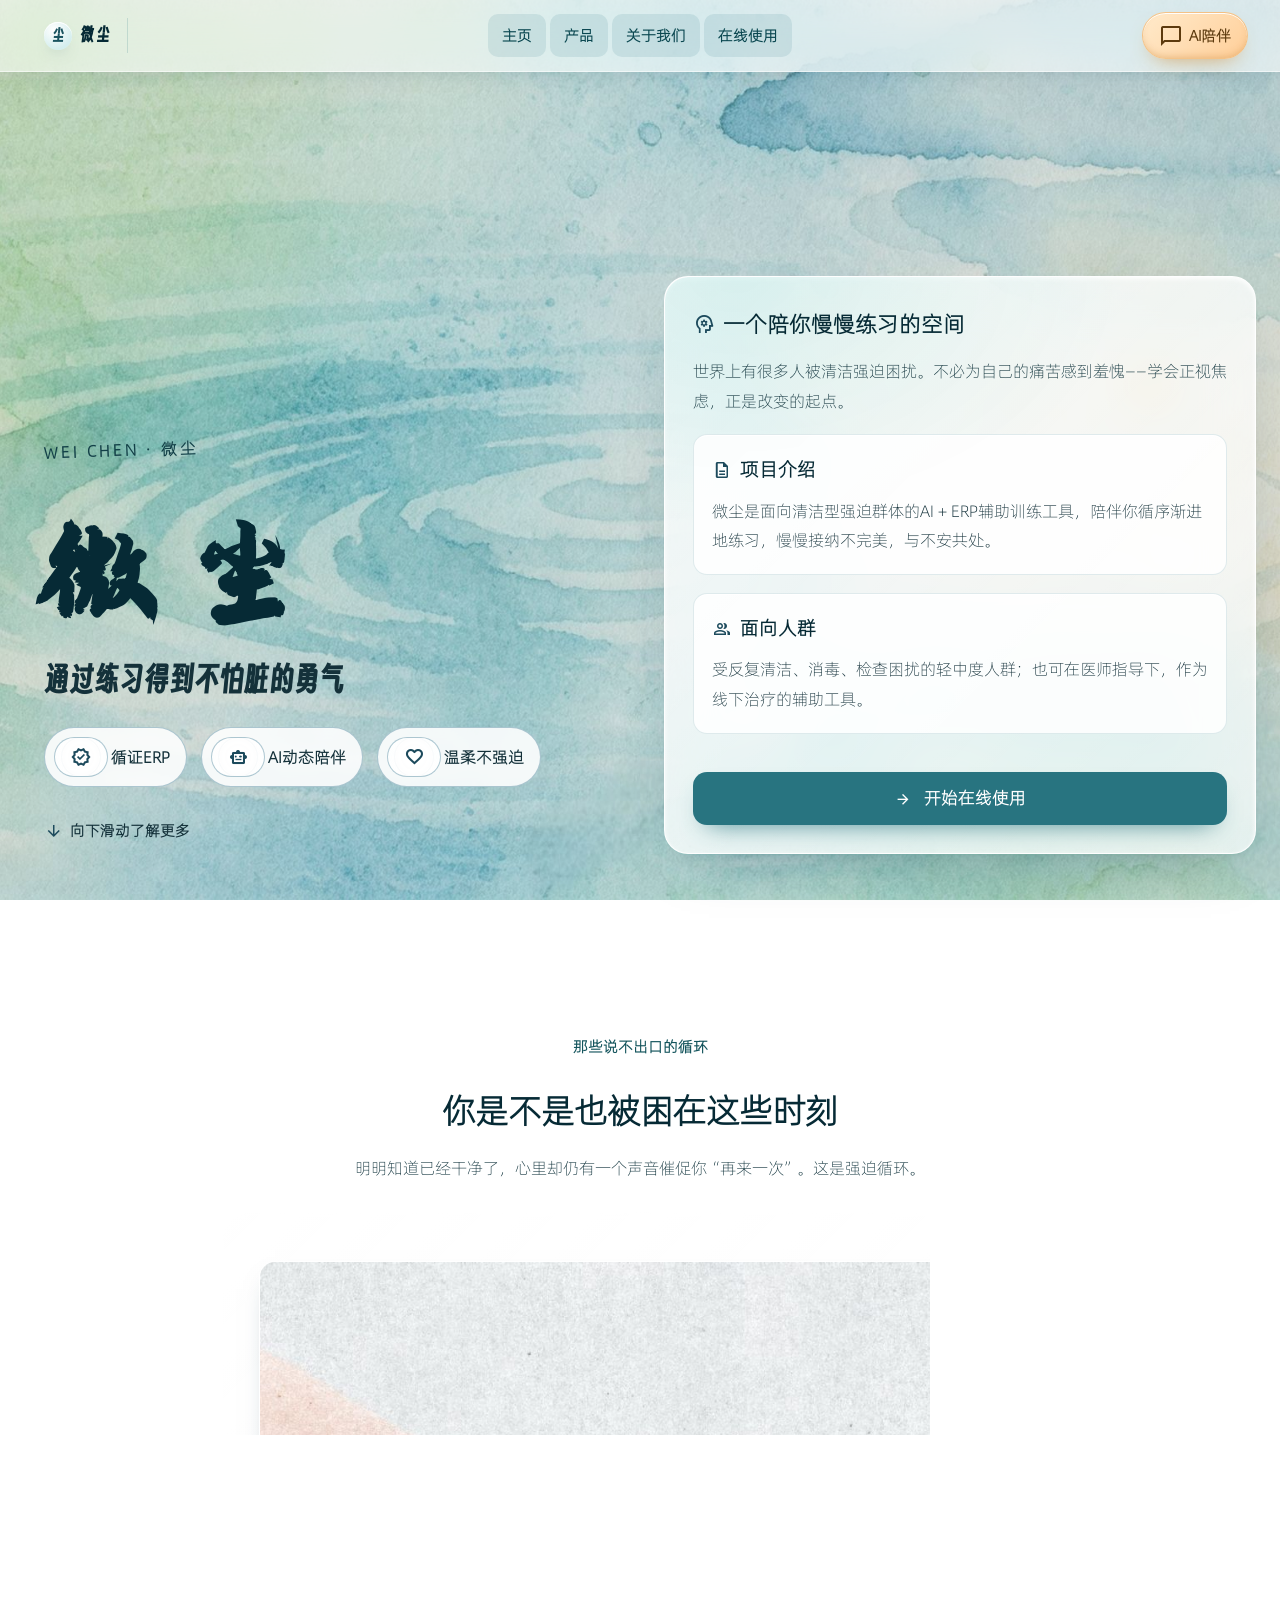
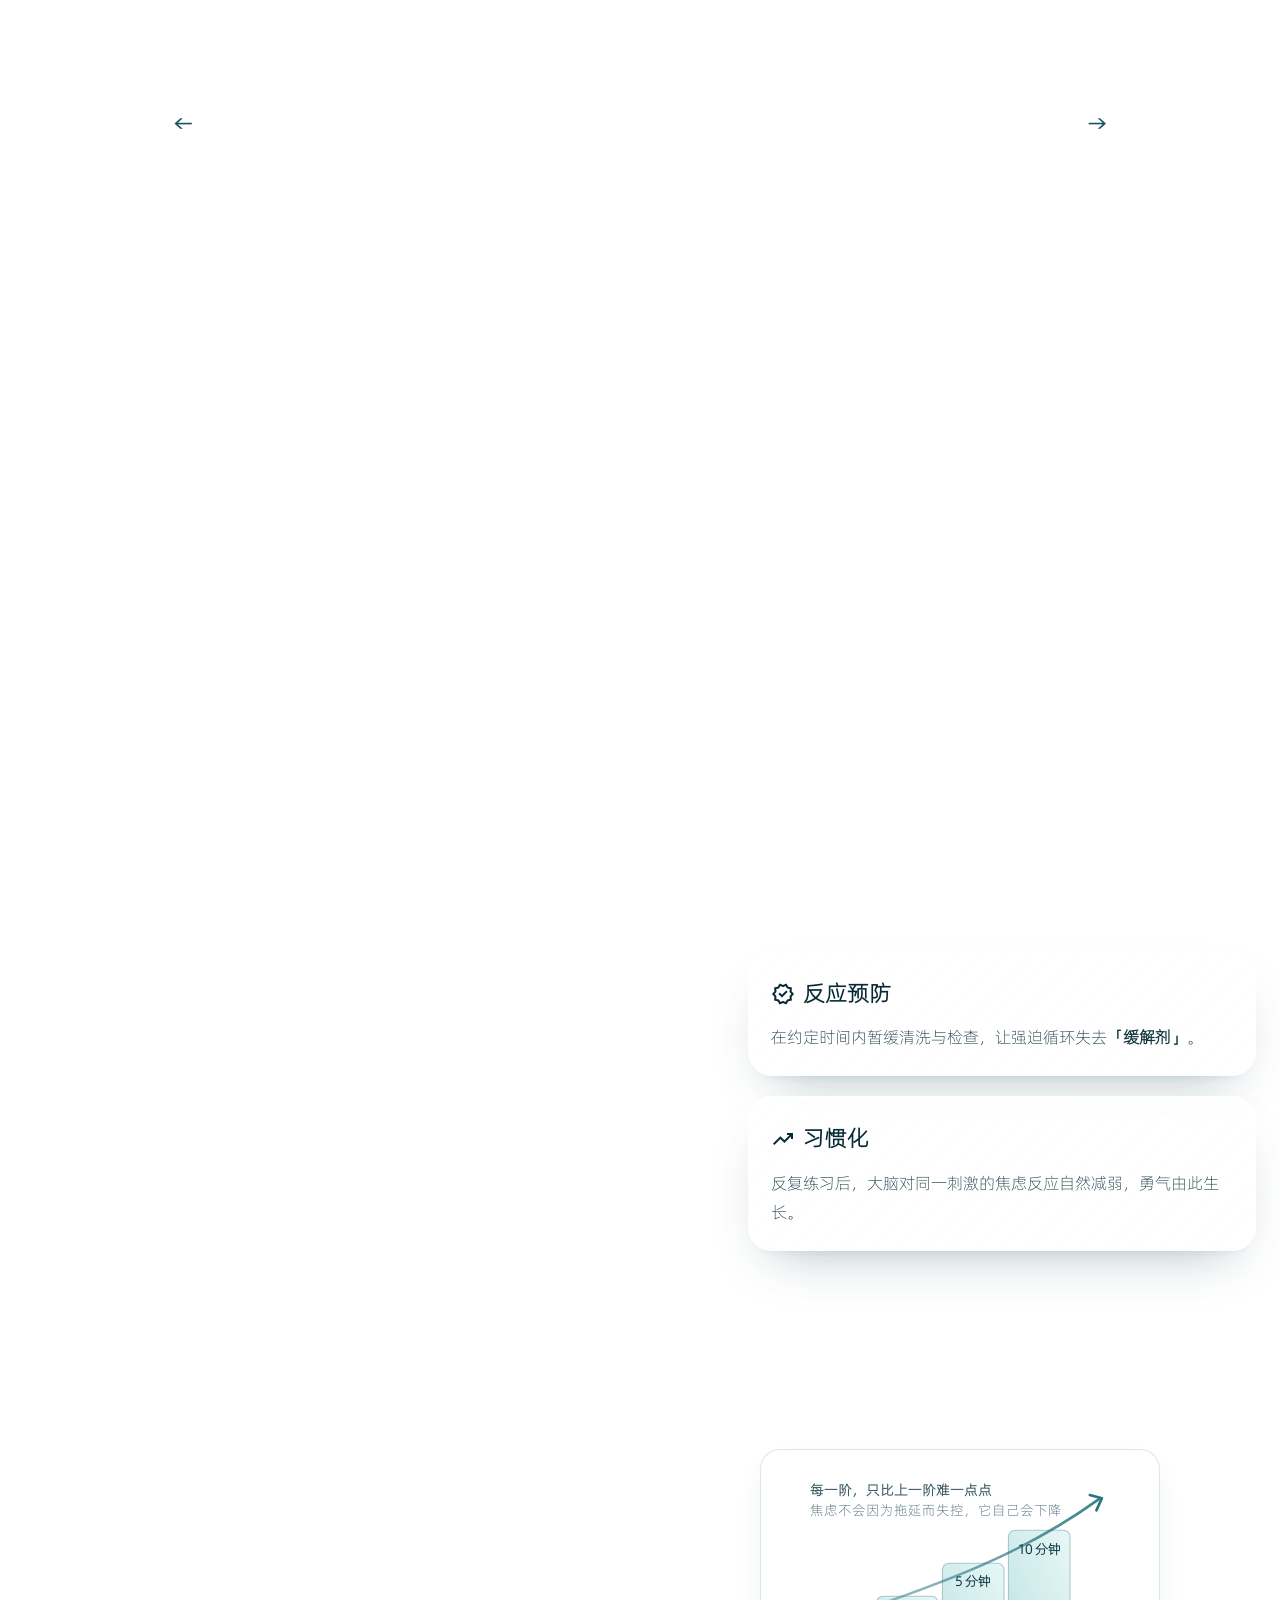
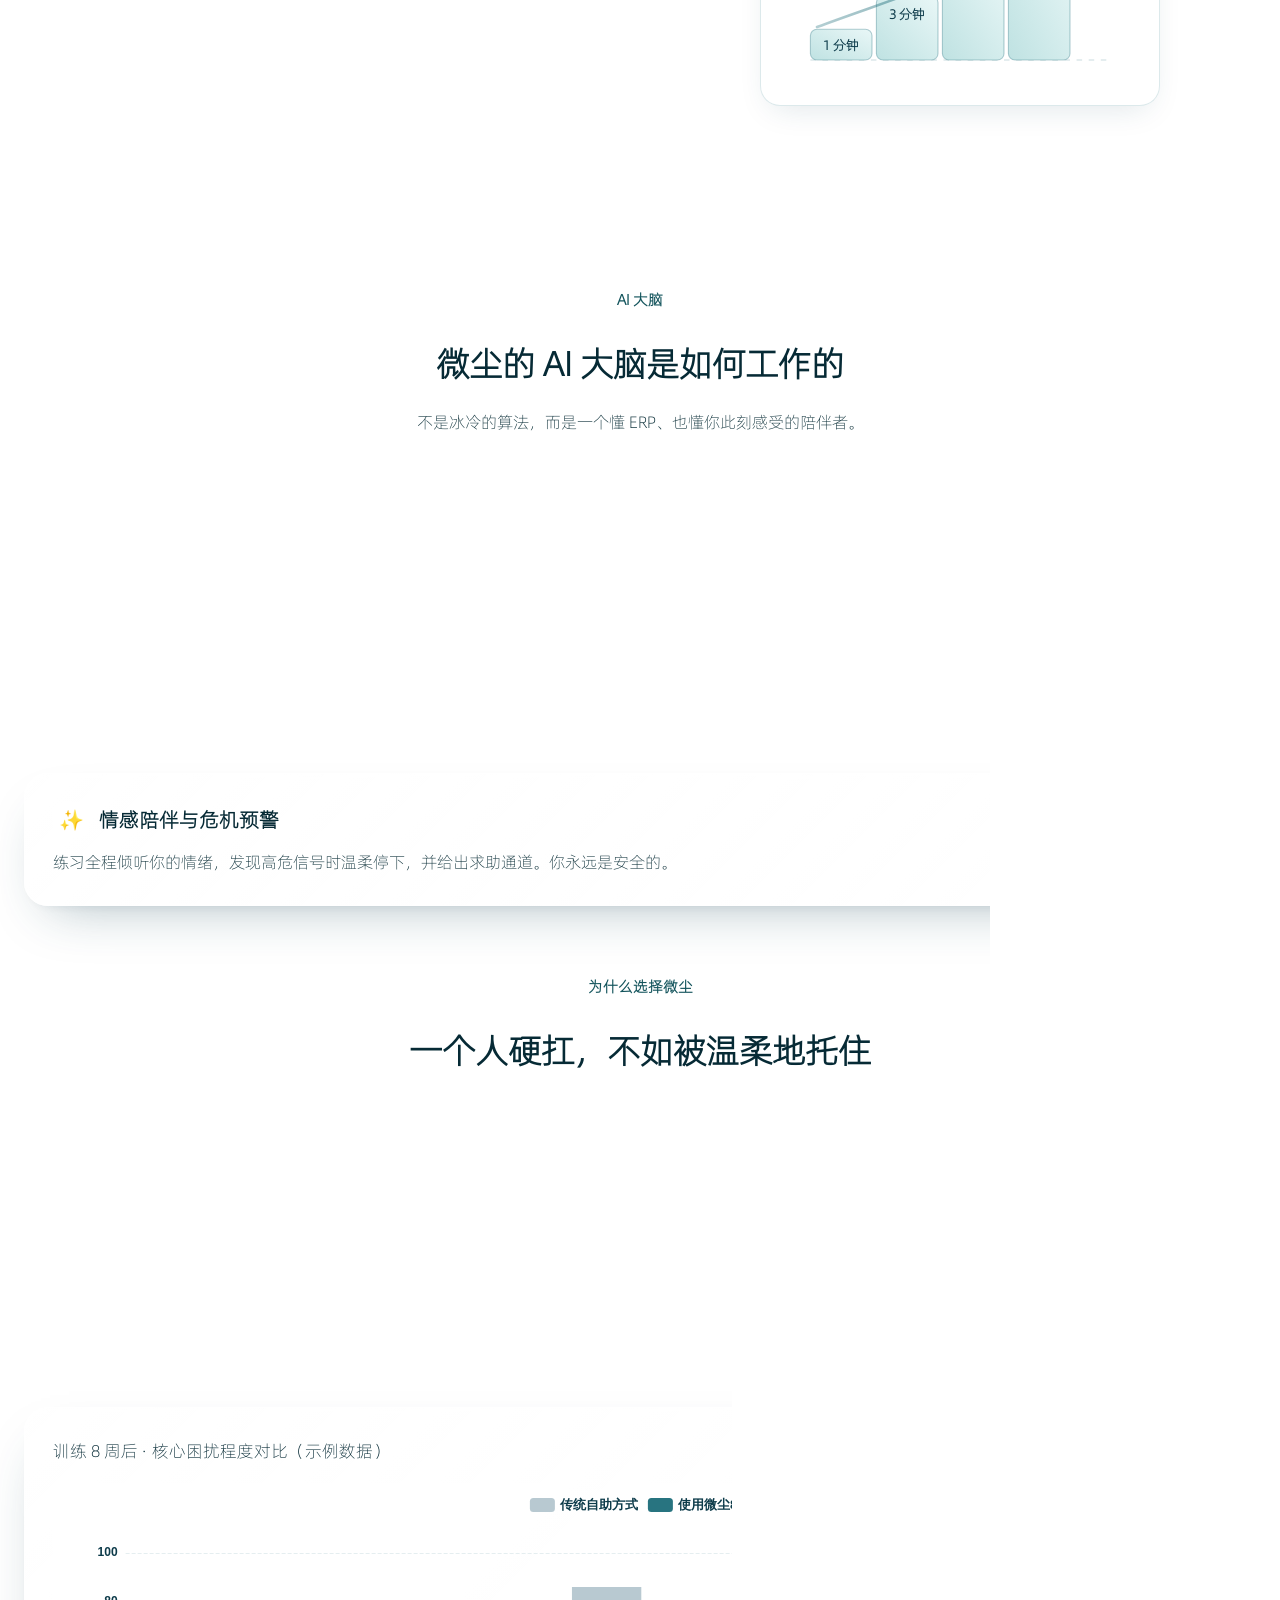
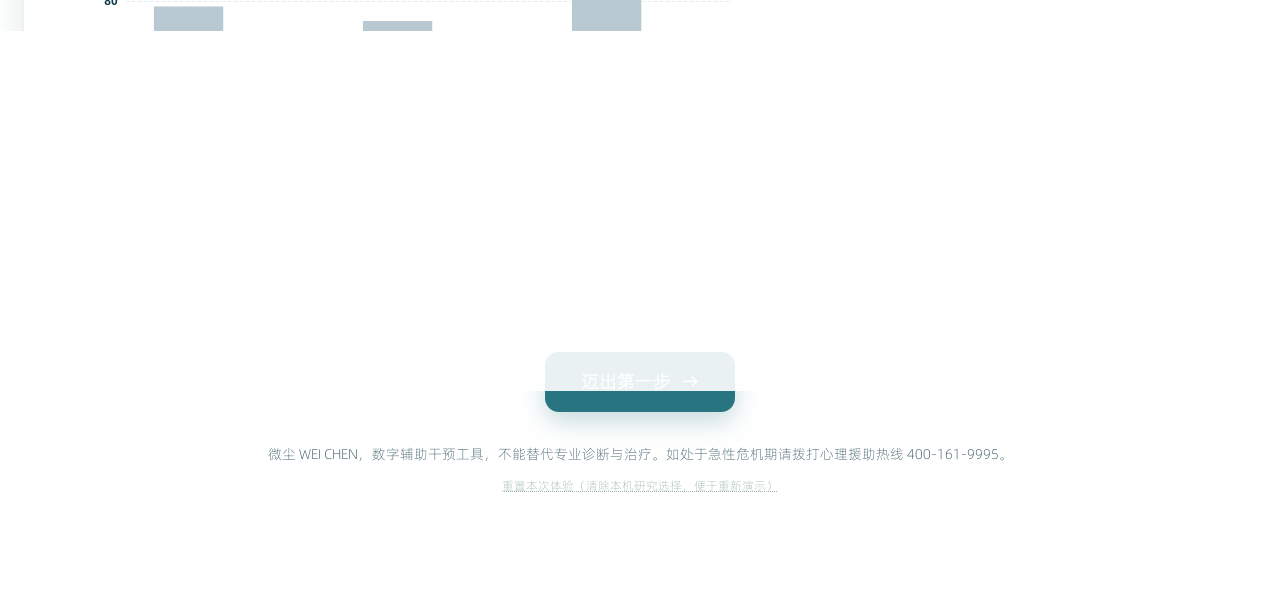
<file: home.html>
<!DOCTYPE html>
<html lang="zh-CN">
<head>
  <link rel="stylesheet" href="libs/material-symbols.css">
  <meta charset="UTF-8">
  <meta name="viewport" content="width=device-width, initial-scale=1.0">
  <title>微尘-陪伴安心生活</title>
  <link rel="icon" type="image/svg+xml" href="data:image/svg+xml,%3Csvg xmlns='http://www.w3.org/2000/svg' viewBox='0 0 64 64'%3E%3Crect width='64' height='64' rx='16' fill='%23287480'/%3E%3Ccircle cx='32' cy='26' r='9' fill='%23e9f7f7'/%3E%3Cpath d='M14 50c6-10 12-14 18-14s12 4 18 14' fill='none' stroke='%23e9f7f7' stroke-width='3' stroke-linecap='round'/%3E%3C/svg%3E">
  <style>
    /* ========== 引入字体 ========== */
    @font-face {
      font-family: "SlideYouran";
      src: url("fonts/slideyouran-Regular.ttf") format("truetype");
      font-display: swap;
    }
    @font-face {
      font-family: "SmileySans";
      src: url("fonts/smileysans.woff2") format("woff2");
      font-weight: normal;
      font-style: normal;
      font-display: swap;
    }
    @font-face {
      font-family: "AliPuHui";
      src: url("fonts/alipuhui.woff2") format("woff2");
      font-weight: 400;
      font-style: normal;
      font-display: swap;
    }
    /*清除浏览器默认格式*/
    * {
      margin: 0;
      padding: 0;
      box-sizing: border-box;
    }
    html {
      /*基础平滑滚动，js做精确偏移*/
      scroll-behavior: smooth;
    }
    a {
      text-decoration: none;
      color: inherit;
    }
    img {
      display: block;
      max-width: 100%;
    }
    button {
      border: none;
      background: transparent;
      cursor: pointer;
      font: inherit;
    }
    /*全局正文字体*/
    body {
      font-family: "AliPuHui", sans-serif;
      background-image: url("主页1bg.jpg");
      background-size: cover;
      background-position: center;
      background-repeat: no-repeat;
      background-attachment: fixed;
      min-height: 100vh;
      color: #283844;
      font-weight: 400;
      /*抗锯齿，解决文字发虚模糊*/
      -webkit-font-smoothing: antialiased;
      -moz-osx-font-smoothing: grayscale;
    }
    /*顶部固定导航栏【改为fixed，实现锚点计算偏移】*/
    .nav {
      position: fixed;
      top: 0;
      left: 0;
      width: 100%;
      display: flex;
      justify-content: space-between;
      align-items: center;
      gap: 16px;
      padding: 18px 32px;
      background-color: rgba(255,255,255,0.15);
      backdrop-filter: blur(8px);
      -webkit-backdrop-filter: blur(8px);
      z-index: 99;
    }
    .wrap {
      padding-top:86px;
    }
    .nav-link-group {
      display: flex;
      align-items: center;
      gap: 8px;
    }
    .nav a {
      margin: 0 10px;
      font-weight: 500;
      font-size: 16px;
      color: #245060;
    }
    .nav a:hover{
      color:#287480;
    }
    /* ========== AI陪伴按钮 ========== */
    .btn-ai-companion {
      display: inline-flex;
      align-items: center;
      gap: 6px;
      min-width: 150px;
      padding: 8px 14px;
      border-radius: 10px;
      border: 1px solid rgba(255, 186, 110, 0.4);
      background: rgba(255, 214, 165, 0.4);
      backdrop-filter: blur(12px);
      color: #7a5420;
      font-size: 15px;
      font-weight: 600;
      cursor: pointer;
      transition: 0.25s ease;
    }
    .btn-ai-companion:hover {
      border-color: rgba(255, 174, 90, 0.55);
      background: rgba(255, 200, 130, 0.55);
    }
    /* ========== AI悬浮弹窗 ========== */
    .ai-float-window {
      position: absolute;
      top: calc(100% + 12px);
      right: 32px;
      width: 340px;
      background: rgba(255, 251, 245, 0.97);
      backdrop-filter: blur(14px);
      border: 1px solid rgba(255, 186, 110, 0.4);
      border-radius: 18px;
      box-shadow:
        0 12px 32px rgba(255, 170, 90, 0.18),
        0 0 0 1px rgba(255, 255, 255, 0.8) inset;
      z-index: 100;
      display: none;
      flex-direction: column;
      overflow: hidden;
    }
    .ai-float-window::before {
      content: "";
      position: absolute;
      inset: 0;
      background:
        radial-gradient(circle at 15% 0%, rgba(255, 200, 130, 0.22), transparent 28%),
        radial-gradient(circle at 85% 100%, rgba(255, 180, 110, 0.18), transparent 32%);
      pointer-events: none;
      z-index: 0;
      animation: dialogGlow 8s ease-in-out infinite alternate;
    }
    .ai-float-header,
    .ai-float-content {
      position: relative;
      z-index: 1;
    }
    .ai-float-window.show {
      display: flex;
    }
    .ai-float-header {
      display: flex;
      align-items: center;
      gap: 8px;
      padding: 14px 18px;
      background: linear-gradient(135deg, #ffd9a8, #ffc07a);
      color: #7a4f18;
    }
    .ai-float-header .close-btn {
      margin-left: auto;
      font-size: 22px;
      cursor: pointer;
      user-select: none;
    }
    .ai-float-content {
      padding: 18px;
    }
    .ai-float-content p {
      font-size: 16px;
      color: #5a4020;
      margin: 0 0 14px;
      line-height: 1.6;
      font-weight: 500;
    }
    #aiMoodInput {
      width: 100%;
      box-sizing: border-box;
      min-height: 90px;
      padding: 12px 14px;
      border: 1px solid rgba(255, 186, 110, 0.45);
      border-radius: 14px;
      background: rgba(255, 255, 255, 0.85);
      outline: none;
      font-size: 16px;
      resize: vertical;
      color: #443018;
      font-weight: 500;
    }
    #aiMoodInput:focus {
      border-color: rgba(255, 174, 90, 0.7);
      box-shadow: 0 0 0 3px rgba(255, 180, 110, 0.18);
    }
    .btn-send-ai {
      width: 100%;
      margin-top: 14px;
      padding: 11px;
      border: none;
      border-radius: 14px;
      background: linear-gradient(135deg, #ffc98a, #ffa955);
      color: #6b4212;
      font-size: 16px;
      font-weight: 700;
      cursor: pointer;
      transition: 0.25s ease;
      box-shadow: 0 8px 18px rgba(255, 170, 90, 0.22);
    }
    .btn-send-ai:hover {
      background: linear-gradient(135deg, #ffbc73, #ff9a3c);
    }
    @keyframes dialogGlow {
      0% {
        opacity: 0.7;
        transform: translate(0, 0);
      }
      100% {
        opacity: 1;
        transform: translate(-0.3%, 0.2%);
      }
    }
    /* 移动端适配 */
    @media (max-width:768px) {
      .nav {
        flex-wrap: wrap;
        padding: 14px 18px;
      }
      .ai-float-window {
        width: calc(100vw - 36px);
        right: 18px;
      }
    }
    /* ========== 第一屏：重新调整字号和宽度 ========== */
    .first_section {
      width: 100%;
      min-height: 100vh;
      padding: 90px 24px 60px;
      display: flex;
      flex-direction: column;
      align-items: center;
      justify-content: center;
      box-sizing: border-box;
    }
    .content-wrap {
      width: 100%;
      max-width: 1480px;
      display: grid;
      grid-template-columns: 1fr 1fr;
      gap: 48px;
      align-items: center;
      margin: 0 auto;
    }
    .left1 {
      padding: 10px 0 10px 20px;
    }
    .left1 .tag {
      display: inline-block;
      font-size: 16px;
      letter-spacing: 3px;
      color: #306777;
      margin-bottom: 18px;
      font-weight: 600;
      opacity: 0.9;
    }
    .left1 h1 {
      font-size: clamp(110px, 13vw, 160px);
      font-weight: normal;
      color: #3b7688;
      margin-bottom: 14px;
      line-height: 1;
      letter-spacing: 4px;
      font-family: "SlideYouran", sans-serif;
    }
    .left1 .slogan {
      font-size: clamp(26px, 2.4vw, 34px);
      font-weight: 600;
      color: #123b5c;
      margin-bottom: 28px;
      font-family: "SmileySans", sans-serif;
      line-height: 1.4;
    }
    .tags-row {
      display: flex;
      flex-wrap: wrap;
      gap: 14px;
      margin-bottom: 36px;
    }
    .tags-row span {
      font-size: 16px;
      color: #143d57;
      padding: 9px 16px;
      background: rgba(255,255,255,0.3);
      backdrop-filter: blur(6px);
      border-radius: 999px;
      border: 1px solid rgba(120, 152, 189, 0.45);
      display: inline-flex;
      align-items: center;
      gap: 10px;
      font-weight: 600;
    }
    .icon-box {
      display: inline-flex;
      align-items: center;
      justify-content: center;
      width: 40px;
      height: 40px;
      border-radius: 999px;
      background: rgba(255,255,255,0.45);
      border: 1px solid rgba(120, 152, 189, 0.4);
      flex-shrink: 0;
    }
    .tags-row .icon-box .material-symbols-outlined {
      font-size: 20px;
      color: #2f6677;
      margin: 0;
    }
    .tip-scroll {
      font-size: 15px;
      color: #384d5c;
      animation: updown 2s ease-in-out infinite;
      display: flex;
      align-items: center;
      gap: 6px;
      font-weight: 500;
    }
    @keyframes updown {
      0%, 100% { transform: translateY(0); }
      50% { transform: translateY(6px); }
    }
    /* 右侧说明卡片 */
    .hero-card {
      max-width: 640px;
      width: 100%;
      margin-left: auto;
      line-height: 1.75;
      color: #243542;
      font-size: 17px;
      font-weight: 500;
      padding: 28px;
      border: 1px solid rgba(180, 200, 220, 0.5);
      border-radius: 18px;
      background: rgba(255, 255, 255, 0.32);
      backdrop-filter: blur(8px);
      box-shadow: 0 10px 28px rgba(120, 160, 200, 0.16);
    }
    .hero-card h3 {
      font-size: 22px;
      color: #0f3a5c;
      margin-bottom: 14px;
      display: flex;
      align-items: center;
      gap: 8px;
      font-weight: 700;
    }
    .hero-card h3 .material-symbols-outlined {
      font-size: 22px;
      color: #2f6677;
    }
    .hero-card > p {
      margin-bottom: 16px;
    }
    .hero-card .card-block {
      margin: 18px 0;
      padding: 18px;
      background: rgba(255,255,255,0.28);
      border-radius: 14px;
      border: 1px solid rgba(120, 152, 189, 0.35);
    }
    .hero-card .card-block strong {
      display: flex;
      align-items: center;
      gap: 8px;
      margin-bottom: 10px;
      color: #0f3a5c;
      font-size: 19px;
      font-weight: 700;
    }
    .hero-card .card-block strong .material-symbols-outlined {
      font-size: 20px;
      color: #2f6677;
    }
    .hero-card .card-block p {
      font-size: 16px;
      color: #243542;
      line-height: 1.7;
      font-weight: 500;
    }
    .btn-solid {
      display: inline-flex;
      align-items: center;
      justify-content: center;
      gap: 8px;
      width: 100%;
      margin-top: 20px;
      padding: 12px 26px;
      font-size: 17px;
      font-weight: 700;
      background: #287480;
      color: #ffffff;
      border-radius: 14px;
      text-decoration: none;
      border: none;
      transition: 0.25s ease;
    }
    .btn-solid:hover {
      background: #1f5c66;
    }
    .btn-solid .material-symbols-outlined {
      font-size: 18px;
      color: #fff;
      margin-right: 4px;
    }
    /* ========== 第二屏 ========== */
    .second_section {
      min-height: auto;
      padding: 40px 20px 70px;
      display: flex;
      flex-direction: column;
      align-items: center;
      justify-content: flex-start;
      box-sizing: border-box;
    }
    .section-title {
      text-align: center;
      margin-bottom: 28px;
      padding: 0 16px;
    }
    .section-title .tag {
      background: rgba(255, 255, 255, 0.5);
      color: #256363;
      padding: 7px 16px;
      border-radius: 999px;
      font-size: 15px;
      font-weight: 700;
      display: inline-block;
      margin-bottom: 14px;
    }
    .section-title h2 {
      font-size: clamp(24px, 5vw, 34px);
      color: #163838;
      margin: 0 0 12px;
      font-weight: 700;
    }
    .section-title p {
      color: #0f2828;
      font-size: 17px;
      font-weight: 500;
      line-height:1.65;
      max-width: 640px;
      margin: 0 auto;
    }
    .middle-interact {
      display: flex;
      align-items: center;
      gap: 16px;
      width: 100%;
      max-width: 960px;
    }
    .card-wrap {
      overflow: hidden;
      width: 100%;
      border-radius: 30px;
    }
    .card-list {
      display: flex;
      width: 100%;
      transition: transform 0.45s ease;
    }
    .card {
      flex: 0 0 100%;
      width: 100%;
      background: rgba(255, 255, 255, 0.62);
      backdrop-filter: blur(16px);
      border-radius: 30px;
      padding: 48px 36px;
      text-align: center;
      box-sizing: border-box;
    }
    .card .icon-box {
      width: 76px;
      height: 76px;
      border-radius: 50%;
      background: rgba(255, 255, 255, 0.75);
      display: flex;
      align-items: center;
      justify-content: center;
      margin: 0 auto 20px;
    }
    .card .icon-box img {
      width: 38px;
      height: 38px;
      object-fit: contain;
    }
    .card h3 {
      font-size: 24px;
      color: #163838;
      margin: 0 0 14px;
      font-weight: 700;
    }
    .card > p {
      color: #0f2828;
      font-size: 17px;
      line-height: 1.7;
      margin: 0 0 20px;
      font-weight: 500;
    }
    .tip {
      display: inline-block;
      background: rgba(255, 200, 200, 0.55);
      color: #9b2c3f;
      padding: 7px 16px;
      border-radius: 999px;
      font-size: 15px;
      font-weight: 700;
    }
    .arrow {
      width: 46px;
      height: 46px;
      border-radius: 50%;
      background: rgba(255, 255, 255, 0.7);
      backdrop-filter: blur(10px);
      color: #256363;
      font-size: 20px;
      cursor: pointer;
      flex-shrink: 0;
      transition: 0.25s;
      font-weight: 700;
    }
    .arrow:hover {
      background: rgba(255, 255, 255, 0.92);
    }
    /* ========== 第三屏 ERP机制【id=section‑product 用于导航跳转】 ========== */
    .third_section {
      padding: 70px 24px;
      max-width: 1480px;
      margin: 0 auto;
      box-sizing: border-box;
    }
    .erp-row {
      display: grid;
      grid-template-columns: 1.15fr 0.85fr;
      gap: 36px;
      align-items: stretch;
    }
    .erp-left .erp-main-card {
      padding: 30px;
      background: rgba(255,255,255,0.3);
      backdrop-filter: blur(8px);
      border-radius: 18px;
      border: 1px solid rgba(180, 200, 220, 0.5);
      box-shadow: 0 10px 28px rgba(120, 160, 200, 0.16);
      line-height: 1.8;
      color: #0f242c;
      font-size: 17px;
      font-weight: 500;
      height: 100%;
      box-sizing: border-box;
    }
    .erp-left h2 {
      font-size: clamp(24px, 4vw, 32px);
      color: #163838;
      margin-bottom: 18px;
      display: flex;
      align-items: center;
      gap: 10px;
      font-weight: 700;
    }
    .erp-left .erp-main-card p {
      margin-bottom: 14px;
    }
    .erp-left .erp-main-card strong.highlight-text {
      color: #c13951;
      font-weight: 700;
    }
    .erp-right {
      display: flex;
      flex-direction: column;
      gap: 20px;
    }
    .erp-right .erp-item-card {
      padding: 22px;
      background: rgba(255,255,255,0.28);
      backdrop-filter: blur(8px);
      border-radius: 16px;
      border: 1px solid rgba(120,152,189,0.4);
    }
    .erp-item-card h3 {
      font-size: 22px;
      color: #0f3a5c;
      display: flex;
      align-items: center;
      gap: 8px;
      margin-bottom: 10px;
      font-weight: 700;
    }
    .erp-item-card p {
      color: #0f2828;
      line-height: 1.7;
      font-size: 16px;
      font-weight: 500;
    }
    /* ========== 第四屏 ========== */
    .fourth_section {
      padding: 70px 24px 70px;
      max-width: 1480px;
      margin: 0 auto;
      box-sizing: border-box;
    }
    .box-row {
      display: grid;
      grid-template-columns: 1fr 1fr;
      gap: 48px;
      align-items: center;
    }
    .reason-text h2 {
      display: flex;
      align-items: center;
      gap: 10px;
      font-size: 26px;
      color: #163838;
      font-weight: 700;
      margin-bottom: 14px;
    }
    .reason-text {
      font-size: 17px;
      color: #0f242c;
      line-height: 1.8;
      font-weight: 500;
    }
    .reason-pic img {
      border-radius: 18px;
      border: 1px solid rgba(180, 200, 220, 0.5);
      box-shadow: 0 10px 28px rgba(120, 160, 200, 0.16);
    }
    .go-btn-wrap {
      margin-top: 48px;
      display: flex;
      justify-content: flex-end;
    }
    .go-btn {
      font-family: "SmileySans", sans-serif;
      display: inline-flex;
      align-items: center;
      gap: 8px;
      padding: 12px 28px;
      font-size: 19px;
      font-weight: 700;
      background: rgba(255, 255, 255, 0.35);
      backdrop-filter: blur(8px);
      border-radius: 14px;
      text-decoration: none;
      color: #163838;
      border: 1px solid rgba(120, 152, 189, 0.45);
      transition: 0.25s ease;
    }
    .go-btn:hover {
      background: rgba(255, 255, 255, 0.5);
    }
    /* ========== 第五屏：AI大脑模块【id=section‑about，导航跳转目标】 ========== */
    .fifth_section {
      padding: 70px 24px 70px;
      max-width: 1480px;
      margin: 0 auto;
      box-sizing: border-box;
    }
    .glass-card {
      background: rgba(255,255,255,0.32);
      backdrop-filter: blur(8px);
      border: 1px solid rgba(180, 200, 220, 0.5);
      border-radius: 18px;
      padding:28px;
      margin-bottom:20px;
      box-shadow: 0 10px 28px rgba(120, 160, 200, 0.16);
    }
    .glass-card h3 {
      font-size: 20px;
      margin-bottom: 10px;
      display: flex;
      align-items: center;
      gap: 10px;
      color:#0f3a5c;
    }
    .glass-card p {
      font-size: 16px;
      color:#243542;
      line-height:1.7;
      font-weight:500;
    }
    .icon-small {
      width:36px;
      height:36px;
      background: rgba(255,255,255,0.45);
      border-radius:10px;
      display:inline-flex;
      align-items:center;
      justify-content:center;
      color:#256363;
    }
    .check-item {
      display:flex;
      align-items:flex-start;
      gap:12px;
      padding:14px 0;
    }
    .check-mark {
      width:22px;
      height:22px;
      border-radius:50%;
      background:rgba(255,255,255,0.45);
      display:flex;
      align-items:center;
      justify-content:center;
      color:#256363;
      flex-shrink:0;
      margin-top:2px;
    }
    #barChart {
      width:100%;
      height:400px;
      margin-top:16px;
    }
    .bottom-action {
      text-align:center;
      padding:20px 0 40px;
    }
    .go-btn-primary {
      display: inline-flex;
      align-items: center;
      justify-content: center;
      gap: 10px;
      padding: 14px 36px;
      font-size: 18px;
      font-weight: 700;
      color: #ffffff;
      background: #287480;
      border-radius: 14px;
      text-decoration: none;
      border: none;
      cursor: pointer;
      box-shadow: 0 10px 24px rgba(40, 116, 128, 0.25);
      transition: 0.25s ease;
    }
    .go-btn-primary:hover {
      background: #1f5c66;
      transform: translateY(-1px);
    }
    .footer-disclaimer {
      width: 100%;
      max-width: 1100px;
      margin: 30px auto 0;
      padding: 0 24px;
      font-size: 13px;
      line-height: 1.7;
      color: #384d5c;
      font-weight: 400;
      text-align: center;
    }
    /* ========== 统一图标辅助类 ========== */
    .material-symbols-outlined {
      vertical-align: middle;
      flex-shrink: 0;
    }
    .tip-scroll .material-symbols-outlined {
      font-size: 20px;
      color: rgba(50, 90, 130, 0.85);
    }
    /* ========== 移动端适配 ========== */
    @media (max-width: 1024px) {
      .content-wrap {
        grid-template-columns: 1fr;
        gap: 36px;
      }
      .left1 {
        padding: 0;
        text-align: center;
      }
      .tags-row {
        justify-content: center;
      }
      .tip-scroll {
        justify-content: center;
      }
      .hero-card {
        margin: 0 auto;
      }
      .erp-row {
        grid-template-columns: 1fr;
      }
      .box-row {
        grid-template-columns: 1fr;
      }
      .go-btn-wrap {
        justify-content: center;
      }
      #barChart {
        height: 320px;
      }
    }
    @media (max-width: 768px) {
      .first_section {
        padding: 80px 16px 50px;
      }
      .left1 h1 {
        font-size: 90px;
      }
      .left1 .slogan {
        font-size: 24px;
      }
      .hero-card {
        padding: 22px;
      }
      .card {
        padding: 40px 22px;
      }
      .erp-left .erp-main-card {
        padding: 22px;
      }
      .erp-item-card {
        padding: 18px;
      }
      .glass-card {
        padding: 22px;
      }
      #barChart {
        height: 280px;
      }
    }
    /* ========== 增强毛玻璃卡片可读性 ========== */
    .glass-card {
      background: rgba(200, 230, 235, 0.52) !important;
      backdrop-filter: blur(12px) !important;
      -webkit-backdrop-filter: blur(12px) !important;
      border: 1px solid rgba(255, 255, 255, 0.45) !important;
      box-shadow:
        0 8px 24px rgba(100, 150, 160, 0.12),
        inset 0 0 30px rgba(255, 255, 255, 0.25);
    }
    .glass-card h3 {
      color: #0f343b !important;
    }
    .glass-card p {
      color: #1a3c44 !important;
    }
    .icon-small {
      background: rgba(255, 255, 255, 0.6) !important;
      color: #1f4e5f !important;
    }
    .check-item .check-mark {
      background: rgba(255, 255, 255, 0.7) !important;
      color: #1f4e5f !important;
    }
    #barChart {
      background: rgba(255, 255, 255, 0.55);
      border-radius: 14px;
      padding: 10px;
    }

    /* ================================================================
       可读性增强层（Readability Layer）
       只覆写 颜色 / 字重 / 毛玻璃透明度 / placeholder
       —— 不改 HTML 结构、不改 JS、不改 font-family、不删任何类名
       ================================================================ */

    /* 旧变量统一指向全局材质变量，避免多套色值并存 */
    :root {
      --ink-strong: var(--ui-title);
      --ink-body: var(--ui-body);
      --ink-sub: var(--ui-sub);
      --text-lift: none; /* 文字阴影已全局移除 */
    }

    /* 基础正文：400 → 500 */
    body { font-weight: 500; color: var(--ink-body); }

    /* ---------- 导航栏 ---------- */
    .nav {
      background-color: rgba(255, 255, 255, 0.74);
      backdrop-filter: blur(16px) saturate(150%);
      -webkit-backdrop-filter: blur(16px) saturate(150%);
      border-bottom: 1px solid rgba(255, 255, 255, 0.7);
      box-shadow: 0 8px 26px -20px rgba(23, 70, 88, 0.4);
    }
    .nav a { color: #12343f; font-weight: 600; }
    .nav a:hover { color: #175f6b; }

    /* ---------- 第一屏 ---------- */
    .left1 .tag { color: #12414d; font-weight: 700; opacity: 1; text-shadow: var(--text-lift); }
    .left1 h1 {
      font-weight: 700;
      color: #23596b;
      text-shadow: 0 2px 12px rgba(255, 255, 255, 0.6);
    }
    .left1 .slogan { color: #0d3348; font-weight: 700; text-shadow: var(--text-lift); }
    .tags-row span {
      color: #0f3540; font-weight: 600;
      background: rgba(255, 255, 255, 0.7);
      border-color: rgba(96, 146, 166, 0.5);
      text-shadow: var(--text-lift);
    }
    .icon-box { background: rgba(255, 255, 255, 0.68); border-color: rgba(96, 146, 166, 0.45); }
    .tags-row .icon-box .material-symbols-outlined { color: #1c4a5c; }
    .tip-scroll { color: #15333d; font-weight: 600; text-shadow: var(--text-lift); }
    .tip-scroll .material-symbols-outlined { color: #1c4a5c; }

    /* 右侧说明卡 */
    .hero-card {
      background: rgba(255, 255, 255, 0.76);
      backdrop-filter: blur(16px) saturate(150%);
      -webkit-backdrop-filter: blur(16px) saturate(150%);
      border-color: rgba(255, 255, 255, 0.8);
      color: #132f39;
      box-shadow: 0 14px 34px -18px rgba(23, 70, 88, 0.35);
    }
    .hero-card h3 { color: #0c3542; font-weight: 700; }
    .hero-card h3 .material-symbols-outlined,
    .hero-card .card-block strong .material-symbols-outlined { color: #1c4a5c; }
    .hero-card > p { font-weight: 500; color: #132f39; }
    .hero-card .card-block {
      background: rgba(255, 255, 255, 0.62);
      border-color: rgba(150, 185, 200, 0.45);
    }
    .hero-card .card-block strong { color: #0c3542; font-weight: 700; }
    .hero-card .card-block p { color: #132f39; font-weight: 500; }
    .btn-solid { color: #ffffff; font-weight: 700; box-shadow: 0 12px 26px -14px rgba(40, 116, 128, 0.9); }

    /* ---------- 第二屏 ---------- */
    .section-title .tag { background: rgba(255, 255, 255, 0.8); color: #13545c; font-weight: 700; }
    .section-title h2 { color: #0c3542; }
    .section-title p { color: #14313a; font-weight: 500; }
    .card { background: rgba(255, 255, 255, 0.82); backdrop-filter: blur(14px) saturate(150%); }
    .card h3 { color: #0c3542; font-weight: 700; }
    .card > p { color: #132f39; font-weight: 500; }
    .tip { background: rgba(255, 196, 196, 0.85); color: #7f1d2e; font-weight: 700; }
    .arrow { color: #17545f; background: rgba(255, 255, 255, 0.8); }

    /* ---------- 第三屏 ERP ---------- */
    .erp-left .erp-main-card {
      background: rgba(255, 255, 255, 0.76);
      backdrop-filter: blur(16px) saturate(150%);
      -webkit-backdrop-filter: blur(16px) saturate(150%);
      border-color: rgba(255, 255, 255, 0.8);
      color: #0f2a33;
      box-shadow: 0 14px 34px -18px rgba(23, 70, 88, 0.35);
    }
    .erp-left h2 { color: #0c3542; }
    .erp-left .erp-main-card strong.highlight-text { color: #a32f45; font-weight: 700; }
    .erp-right .erp-item-card {
      background: rgba(255, 255, 255, 0.74);
      backdrop-filter: blur(16px) saturate(150%);
      -webkit-backdrop-filter: blur(16px) saturate(150%);
      border-color: rgba(255, 255, 255, 0.78);
    }
    .erp-item-card h3 { color: #0c3542; }
    .erp-item-card p { color: #16333c; font-weight: 500; }

    /* ---------- 第四屏 ---------- */
    .reason-text { color: #0f2a33; font-weight: 500; }
    .reason-text h2 { color: #0c3542; }
    .go-btn {
      background: rgba(255, 255, 255, 0.76);
      color: #0d3644;
      border-color: rgba(96, 146, 166, 0.5);
      font-weight: 700;
    }
    .go-btn:hover { background: rgba(255, 255, 255, 0.9); }

    /* ---------- 第五屏 AI 大脑 ---------- */
    .glass-card {
      background: rgba(255, 255, 255, 0.8) !important;
      backdrop-filter: blur(18px) saturate(150%) !important;
      -webkit-backdrop-filter: blur(18px) saturate(150%) !important;
      border-color: rgba(255, 255, 255, 0.85) !important;
      box-shadow: 0 12px 30px -18px rgba(23, 70, 88, 0.32), inset 0 0 30px rgba(255, 255, 255, 0.3);
    }
    .glass-card h3 { color: #0c3542 !important; font-weight: 700; }
    .glass-card p { color: #14313a !important; font-weight: 500; }
    .icon-small { background: rgba(255, 255, 255, 0.75) !important; color: #1a4859 !important; }
    .check-item .check-mark { background: rgba(255, 255, 255, 0.8) !important; color: #1a4859 !important; }
    .go-btn-primary { color: #ffffff; font-weight: 700; }
    .footer-disclaimer { color: #2f4a56; font-weight: 500; }

    /* ---------- AI 陪伴按钮与输入框 ---------- */
    .btn-ai-companion {
      background: linear-gradient(135deg, rgba(255, 234, 206, 0.9), rgba(255, 208, 156, 0.86));
      color: #5e3d0e;
      font-weight: 700;
    }
    .btn-ai-companion:hover { background: linear-gradient(135deg, rgba(255, 226, 188, 0.95), rgba(255, 198, 138, 0.92)); }
    #aiMoodInput { color: #3d2a10; font-weight: 500; }
    #aiMoodInput::placeholder,
    textarea::placeholder,
    input::placeholder { color: #6b5a3f; opacity: 1; font-weight: 500; }
    .btn-send-ai { color: #4d2f0a; font-weight: 700; }

    /* ================================================================
       精修层 v2 · 统一色彩与材质
       卡片 0.92 白底 / 无文字阴影 / 深色正文 / 16px+ 正文
       ================================================================ */
    /* 旧变量与全局材质变量对齐（保留别名以兼容既有规则） */
    :root {
      --brand: var(--ui-brand);
      --title-ink: var(--ui-title);
      --body-ink: var(--ui-body);
      --sub-ink: var(--ui-sub);
      --card-bg: rgba(255, 255, 255, 0.92);
      --card-line: var(--ui-border);
      --card-shadow: var(--ui-shadow);
      --ease-out: var(--ui-ease);
    }

    /* 全面去除文字阴影 */
    *, *::before, *::after { text-shadow: none !important; }

    body {
      font-size: 16.5px;
      line-height: 1.8;
      font-weight: 500;
      color: var(--body-ink);
    }
    h1, h2, h3, h4 { color: var(--title-ink); }

    /* ---------- 卡片统一材质 ---------- */
    .card,
    .glass-card,
    .hero-card,
    .erp-main-card,
    .erp-item-card,
    .reason-text {
      background: var(--card-bg) !important;
      backdrop-filter: blur(20px) saturate(150%) !important;
      -webkit-backdrop-filter: blur(20px) saturate(150%) !important;
      border: var(--card-line) !important;
      box-shadow: var(--card-shadow) !important;
      color: var(--body-ink) !important;
    }

    /* 卡内层（hero 的说明块）：略低一档，仍保证清晰 */
    .hero-card .card-block {
      background: rgba(255, 255, 255, 0.86) !important;
      border: 1px solid rgba(40, 116, 128, 0.14) !important;
      box-shadow: inset 0 1px 0 rgba(255, 255, 255, 0.95);
    }

    /* ---------- 文字层级 ---------- */
    .left1 h1 { color: var(--title-ink); font-weight: 700; }
    .left1 .slogan { color: var(--body-ink); font-weight: 700; }
    .left1 .tag { color: #123f47; font-weight: 700; opacity: 1; }
    .tags-row span { color: var(--body-ink); font-weight: 600; background: rgba(255, 255, 255, 0.88); }
    .tip-scroll { color: var(--body-ink); font-weight: 600; }
    .section-title h2, .left1 h1, .erp-left h2, .reason-text h2 { color: var(--title-ink); }
    .section-title p, .reason-text p { color: var(--body-ink); font-weight: 500; }

    .hero-card h3,
    .hero-card .card-block strong,
    .card h3,
    .erp-item-card h3,
    .glass-card h3 { color: var(--title-ink) !important; }

    .hero-card > p,
    .hero-card .card-block p,
    .card > p,
    .card p,
    .erp-main-card p,
    .erp-item-card p,
    .glass-card p,
    .check-item p { color: var(--body-ink) !important; font-weight: 500; }

    .erp-main-card strong.highlight-text { color: #9d2c40 !important; font-weight: 700; }
    .footer-disclaimer { color: var(--sub-ink) !important; font-weight: 500; }
    .tip { background: rgba(255, 196, 196, 0.9) !important; color: #7f1d2e !important; font-weight: 700; }

    /* 正文最小 16px */
    .hero-card > p,
    .hero-card .card-block p,
    .card > p,
    .erp-item-card p,
    .glass-card p,
    .reason-text p,
    .section-title p { font-size: 16.5px; line-height: 1.8; }

    /* ---------- 首屏呼吸感与玉质阴影 ---------- */
    .left1 h1 { margin-bottom: 16px; }
    .left1 .slogan { margin-bottom: 26px; }
    .tags-row { margin-bottom: 30px; }
    .left1 .tag { margin-bottom: 18px; display: inline-block; }

    .hero-card {
      box-shadow:
        0 1px 2px rgba(255, 255, 255, 0.9) inset,
        0 -18px 40px -30px rgba(23, 70, 88, 0.35) inset,
        0 18px 40px -22px rgba(23, 70, 88, 0.28),
        0 42px 80px -40px rgba(23, 70, 88, 0.30),
        0 0 0 1px rgba(255, 255, 255, 0.6) !important;
      border-radius: 22px;
    }
    .hero-card:hover { box-shadow:
        0 1px 2px rgba(255, 255, 255, 0.95) inset,
        0 -18px 40px -28px rgba(23, 70, 88, 0.4) inset,
        0 24px 52px -24px rgba(23, 70, 88, 0.32),
        0 54px 96px -46px rgba(23, 70, 88, 0.34),
        0 0 0 1px rgba(255, 255, 255, 0.7) !important;
    }
    .hero-card { transition: box-shadow .45s var(--ease-out), transform .45s var(--ease-out); }

    /* ---------- 按钮悬浮态 ---------- */
    .btn-solid, .go-btn, .go-btn-primary, .btn-ai-companion, .btn-send-ai {
      transition: transform .25s var(--ease-out), box-shadow .25s var(--ease-out), background .25s var(--ease-out);
    }
    .btn-solid:hover {
      transform: translateY(-2px);
      background: #226b76;
      box-shadow: 0 18px 32px -14px rgba(40, 116, 128, 0.85);
    }
    .go-btn {
      color: var(--body-ink) !important;
      font-weight: 700;
      border-color: rgba(40, 116, 128, 0.32) !important;
      background: rgba(255, 255, 255, 0.94) !important;
    }
    .go-btn:hover {
      transform: translateY(-2px);
      background: #ffffff !important;
      box-shadow: 0 16px 30px -16px rgba(23, 70, 88, 0.4);
    }
    .go-btn-primary:hover {
      transform: translateY(-2px);
      box-shadow: 0 20px 36px -16px rgba(40, 116, 128, 0.8);
    }
    .btn-ai-companion:hover { transform: translateY(-2px); }
    .btn-send-ai:hover { transform: translateY(-2px); box-shadow: 0 16px 26px -14px rgba(200, 130, 50, 0.7); }

    /* ---------- 图表配色向正文靠拢 ---------- */
    #barChart { background: rgba(255, 255, 255, 0.9) !important; border-radius: 14px; padding: 10px; }

    /* ---------- 第二屏图标位与第四屏阶梯示意 ---------- */
    .card .icon-box {
      background: radial-gradient(circle at 50% 32%, #ffffff, #e4f4f4 78%);
      border: 1px solid rgba(255, 255, 255, 0.9);
      box-shadow: inset 0 1px 0 #fff, 0 10px 24px -16px rgba(23, 70, 88, 0.4);
    }
    .card-glyph { font-size: 34px; color: #1f5c66; }
    .reason-pic { display: flex; align-items: center; justify-content: center; }
    .stair-figure {
      width: 100%; max-width: 400px; height: auto;
      padding: 12px;
      border-radius: 20px;
      background: rgba(255, 255, 255, 0.94);
      border: 1px solid rgba(40, 116, 128, 0.16);
      box-shadow: 0 12px 32px -12px rgba(23, 70, 88, 0.15), inset 0 2px 4px rgba(255, 255, 255, 0.9);
    }
    .footer-disclaimer { font-size: 14px; line-height: 1.8; }

    /* ================================================================
       ERP 专业版介绍弹窗
       ================================================================ */
    .erp-modal-mask {
      position: fixed; inset: 0; z-index: 1200;
      display: flex; align-items: center; justify-content: center;
      padding: 18px;
      background: rgba(10, 34, 42, 0.46);
      backdrop-filter: blur(6px);
      -webkit-backdrop-filter: blur(6px);
      opacity: 0; visibility: hidden;
      transition: opacity .32s var(--ease-out), visibility .32s;
    }
    .erp-modal-mask.show { opacity: 1; visibility: visible; }

    .erp-modal {
      width: 100%; max-width: 760px;
      max-height: 88vh;
      display: flex; flex-direction: column;
      background: rgba(255, 255, 255, 0.97);
      backdrop-filter: blur(26px) saturate(150%);
      -webkit-backdrop-filter: blur(26px) saturate(150%);
      border: 1px solid rgba(255, 255, 255, 1);
      border-radius: 24px;
      box-shadow: 0 40px 90px -40px rgba(10, 34, 42, 0.5), inset 0 1px 0 #fff;
      transform: scale(.94) translateY(14px);
      opacity: 0;
      transition: transform .38s var(--ease-out), opacity .32s var(--ease-out);
      overflow-y: auto;
      overflow-x: hidden;
    }
    .erp-modal-mask.show .erp-modal { transform: none; opacity: 1; }

    .erp-modal-head {
      position: sticky; top: 0; z-index: 3;
      padding: 24px 24px 18px;
      border-bottom: 1px solid rgba(40, 116, 128, 0.12);
      background: linear-gradient(150deg, rgba(240, 252, 252, 0.98), rgba(255, 255, 255, 0.98));
    }
    .erp-modal-head .eyebrow {
      display: inline-flex; align-items: center; gap: 6px;
      padding: 5px 12px; border-radius: 999px;
      background: rgba(40, 116, 128, 0.12); color: #14495a;
      font-size: 13px; font-weight: 700; letter-spacing: .3px;
    }
    .erp-modal-head h3 {
      margin: 12px 0 0; font-size: clamp(20px, 4.4vw, 26px); line-height: 1.4;
      color: var(--title-ink); font-weight: 700;
    }
    .erp-modal-head p { margin-top: 8px; font-size: 15.5px; line-height: 1.8; color: var(--sub-ink); font-weight: 500; }
    .erp-modal-close {
      position: absolute; top: 16px; right: 16px;
      width: 40px; height: 40px; border-radius: 50%;
      display: grid; place-items: center;
      background: rgba(255, 255, 255, 0.9); border: 1px solid rgba(40, 116, 128, 0.18);
      color: #14495a; font-size: 20px; line-height: 1; cursor: pointer;
      transition: transform .25s var(--ease-out), background .25s var(--ease-out);
    }
    .erp-modal-close:hover { transform: rotate(90deg); background: #fff; }

    .erp-modal-body { padding: 22px 24px 8px; }
    .erp-modal::-webkit-scrollbar { width: 7px; }
    .erp-modal::-webkit-scrollbar-thumb { background: rgba(40, 116, 128, 0.28); border-radius: 999px; }

    .erp-block { margin-bottom: 26px; }
    .erp-block-title {
      display: flex; align-items: center; gap: 10px;
      font-size: 17px; font-weight: 700; color: var(--title-ink);
      margin-bottom: 12px;
    }
    .erp-block-title .orb {
      width: 34px; height: 34px; border-radius: 50%;
      display: grid; place-items: center;
      background: radial-gradient(circle at 50% 30%, #ffffff, #d9f0f0 80%);
      box-shadow: 0 8px 18px -12px rgba(23, 70, 88, 0.5), inset 0 1px 0 #fff;
      color: #1f5c66;
    }
    .erp-block-title .orb .material-symbols-outlined { font-size: 19px; }
    .erp-block > p { font-size: 16px; line-height: 1.85; color: var(--body-ink); font-weight: 500; }

    .erp-trio { display: grid; gap: 10px; margin-top: 14px; grid-template-columns: 1fr; }
    .erp-trio .cell {
      padding: 14px 16px; border-radius: 16px;
      background: rgba(244, 252, 252, 0.95);
      border: 1px solid rgba(40, 116, 128, 0.14);
      box-shadow: inset 0 1px 0 #fff;
    }
    .erp-trio .cell b { display: flex; align-items: center; gap: 6px; font-size: 15.5px; color: var(--title-ink); font-weight: 700; }
    .erp-trio .cell b .material-symbols-outlined { font-size: 17px; color: #287480; }
    .erp-trio .cell span { display: block; margin-top: 6px; font-size: 14.5px; line-height: 1.75; color: var(--body-ink); font-weight: 500; }

    .erp-compare { display: grid; gap: 10px; margin-top: 14px; }
    .erp-col {
      padding: 16px 18px; border-radius: 18px;
      border: 1px solid rgba(40, 116, 128, 0.16);
      background: rgba(248, 252, 252, 0.96);
    }
    .erp-col.pro {
      background: linear-gradient(160deg, rgba(233, 250, 250, 0.98), rgba(255, 255, 255, 0.96));
      border-color: rgba(40, 116, 128, 0.3);
      box-shadow: 0 12px 28px -18px rgba(23, 70, 88, 0.4);
    }
    .erp-col h4 { margin: 0 0 4px; font-size: 16px; font-weight: 700; color: var(--title-ink); }
    .erp-col .badge { display: inline-block; margin-bottom: 10px; font-size: 12.5px; font-weight: 700; color: #1f5c66; }
    .erp-col .pro-badge { color: #7a4f14; }
    .erp-col ul { margin: 0; padding-left: 0; list-style: none; }
    .erp-col li { display: flex; gap: 8px; align-items: flex-start; font-size: 14.5px; line-height: 1.75; color: var(--body-ink); font-weight: 500; margin-top: 7px; }
    .erp-col li .mk { flex: 0 0 auto; color: #287480; font-weight: 700; }

    .erp-flow { display: grid; gap: 8px; margin-top: 14px; }
    .erp-step {
      display: flex; gap: 12px; align-items: flex-start;
      padding: 13px 15px; border-radius: 14px;
      background: rgba(255, 255, 255, 0.96);
      border: 1px solid rgba(40, 116, 128, 0.14);
    }
    .erp-step .num {
      flex: 0 0 auto; width: 26px; height: 26px; border-radius: 50%;
      display: grid; place-items: center;
      background: #287480; color: #fff; font-size: 13px; font-weight: 700;
    }
    .erp-step b { display: block; font-size: 15px; color: var(--title-ink); font-weight: 700; }
    .erp-step span { display: block; font-size: 14px; line-height: 1.7; color: var(--body-ink); font-weight: 500; }

    .erp-note {
      margin-top: 6px; padding: 14px 16px; border-radius: 14px;
      background: rgba(255, 241, 236, 0.95);
      border: 1px solid rgba(200, 120, 100, 0.22);
      font-size: 14px; line-height: 1.8; color: #7f2f33; font-weight: 600;
    }

    .erp-modal-foot {
      position: sticky; bottom: 0; z-index: 3;
      padding: 16px 24px 20px;
      border-top: 1px solid rgba(40, 116, 128, 0.12);
      background: rgba(255, 255, 255, 0.98);
      display: flex; gap: 10px; flex-wrap: wrap;
    }
    .erp-modal-foot .ghost {
      flex: 0 0 auto; padding: 12px 20px; border-radius: 14px;
      background: rgba(255, 255, 255, 0.9); border: 1px solid rgba(40, 116, 128, 0.24);
      color: #14495a; font-weight: 700; font-size: 15px; cursor: pointer;
      transition: transform .25s var(--ease-out), background .25s var(--ease-out);
    }
    .erp-modal-foot .ghost:hover { transform: translateY(-2px); background: #fff; }
    .erp-modal-foot .primary {
      flex: 1 1 220px; padding: 13px 24px; border-radius: 14px;
      background: linear-gradient(135deg, #2a7784, #287480); color: #fff;
      font-weight: 700; font-size: 16px; text-align: center; cursor: pointer;
      border: none; box-shadow: 0 14px 28px -14px rgba(40, 116, 128, 0.85);
      transition: transform .25s var(--ease-out), box-shadow .25s var(--ease-out);
    }
    .erp-modal-foot .primary:hover { transform: translateY(-2px); box-shadow: 0 20px 36px -14px rgba(40, 116, 128, 0.9); }

    @media (min-width: 720px) {
      .erp-trio { grid-template-columns: repeat(3, 1fr); }
      .erp-compare { grid-template-columns: 1fr 1fr; }
      .erp-flow { grid-template-columns: repeat(2, 1fr); }
    }

    /* ---------- 窄屏：导航不再逐字折行 ---------- */
    @media (max-width: 600px) {
      .nav { padding: 12px 12px; gap: 8px; }
      .nav-link-group { gap: 0; flex-wrap: nowrap; min-width: 0; }
      .nav a { margin: 0 5px; font-size: 14px; white-space: nowrap; flex: 0 0 auto; }
      .btn-ai-companion { min-width: 0; padding: 8px 12px; font-size: 14px; }
      .erp-modal { max-height: 92vh; border-radius: 20px; }
      .erp-modal-head { padding: 20px 18px 16px; }
      .erp-modal-body { padding: 18px 18px 6px; }
      .erp-modal-foot { padding: 14px 18px 16px; }
    }
  
    /* ================================================================
       全局界面层（四页统一注入）
       阅读进度条 / 悬浮胶囊导航 / 厚毛玻璃材质 / 滚动揭示
       ================================================================ */
    :root {
      --ui-brand: #287480;
      --ui-brand-deep: #1f5c66;
      --ui-title: #062a35;
      --ui-body: #14313a;
      --ui-sub: #3a5b66;
      --ui-glass: linear-gradient(135deg, rgba(255, 255, 255, 0.90), rgba(255, 255, 255, 0.78));
      --ui-border: 1px solid rgba(255, 255, 255, 0.9);
      --ui-shadow: 0 24px 54px -26px rgba(23, 70, 88, 0.38), 0 6px 16px -12px rgba(23, 70, 88, 0.20), inset 0 2px 4px rgba(255, 255, 255, 0.9);
      --ui-ease: cubic-bezier(0.22, 0.8, 0.3, 1);
    }

    /* ---------- 顶部阅读进度条 ---------- */
    #readProgress {
      position: fixed; top: 0; left: 0; height: 4px; width: 0;
      background: linear-gradient(90deg, #2a7784, #4fb2ae 55%, #8fdcd6);
      border-radius: 0 999px 999px 0;
      box-shadow: 0 1px 8px rgba(40, 116, 128, 0.45);
      z-index: 1400; pointer-events: none;
      transition: width .1s linear;
    }

    /* ---------- 悬浮胶囊导航 ---------- */
    .nav {
      position: fixed !important;
      top: 12px !important; left: 50% !important; right: auto !important;
      width: auto !important; max-width: calc(100vw - 24px);
      transform: translateX(-50%);
      display: flex !important; align-items: center; gap: 6px;
      padding: 8px 10px 8px 14px !important;
      background: var(--ui-glass) !important;
      backdrop-filter: blur(24px) saturate(150%) !important;
      -webkit-backdrop-filter: blur(24px) saturate(150%) !important;
      border: 1px solid rgba(255, 255, 255, 0.92) !important;
      border-radius: 999px !important;
      box-shadow: 0 20px 46px -24px rgba(23, 70, 88, 0.45), 0 4px 12px -8px rgba(23, 70, 88, 0.22), inset 0 2px 4px rgba(255, 255, 255, 0.95) !important;
      z-index: 1200 !important;
    }
    .nav-brand {
      display: inline-flex; align-items: center; gap: 8px;
      padding: 2px 12px 2px 2px; margin-right: 2px;
      text-decoration: none; border-right: 1px solid rgba(40, 116, 128, 0.16);
    }
    .nav-brand .nb-mark {
      width: 28px; height: 28px; border-radius: 50%;
      display: grid; place-items: center;
      background: radial-gradient(circle at 35% 28%, #ffffff, #d5eeee 72%);
      color: #1b5561; font-size: 15px; font-weight: 700;
      font-family: "SmileySans", "AliPuHui", sans-serif;
      box-shadow: inset 0 1px 0 #fff, 0 8px 16px -10px rgba(23, 70, 88, 0.55);
    }
    .nav-brand .nb-name {
      font-family: "SmileySans", "AliPuHui", sans-serif;
      font-size: 17px; font-weight: 700; letter-spacing: 1.5px; color: #062a35;
    }
    .nav .nav-link-group { display: flex; align-items: center; gap: 0; }
    .nav .nav-link-group a {
      position: relative; margin: 0 2px !important; padding: 9px 14px;
      border-radius: 999px; font-size: 15px; font-weight: 600;
      color: #14343f !important; white-space: nowrap;
      transition: color .25s var(--ui-ease), background .25s var(--ui-ease);
    }
    .nav .nav-link-group a::after {
      content: ""; position: absolute; left: 50%; right: 50%; bottom: 4px; height: 2px; border-radius: 2px;
      background: linear-gradient(90deg, #2a7784, #8fdcd6);
      transition: left .34s var(--ui-ease), right .34s var(--ui-ease);
    }
    .nav .nav-link-group a:hover { color: #062a35 !important; }
    .nav .nav-link-group a:hover::after { left: 20%; right: 20%; }
    .nav .nav-link-group a.active { color: #0a4750 !important; background: rgba(40, 116, 128, 0.12); }
    .nav .nav-link-group a.active::after { display: none; }
    .nav .btn-ai-companion, .nav .btn-ai {
      border-radius: 999px !important; padding: 9px 16px !important; min-width: 0 !important;
      border: 1px solid rgba(240, 186, 120, 0.75) !important;
      background: linear-gradient(135deg, #ffeacb, #ffcf99) !important;
      color: #5c3a0e !important; font-weight: 700 !important;
      box-shadow: 0 10px 22px -12px rgba(214, 144, 58, 0.85), inset 0 1px 0 rgba(255, 255, 255, 0.95), inset 0 -4px 8px -4px rgba(196, 124, 44, 0.45) !important;
      transition: transform .26s var(--ui-ease), box-shadow .26s var(--ui-ease) !important;
    }
    .nav .btn-ai-companion:hover, .nav .btn-ai:hover {
      transform: translateY(-2px);
      box-shadow: 0 16px 26px -12px rgba(214, 144, 58, 0.9), inset 0 1px 0 rgba(255, 255, 255, 1) !important;
    }
    .nav .btn-ai-companion:active, .nav .btn-ai:active { transform: scale(.96); }
    .ai-float-window, .ai-window { right: 0 !important; }

    /* ---------- 厚毛玻璃材质 ---------- */
    .card, .glass-card, .hero-card, .erp-main-card, .erp-item-card, .reason-text,
    .right-box, .role-card, .watercolor, .dashboard, .chart-card, .stage-current {
      background: var(--ui-glass) !important;
      backdrop-filter: blur(24px) saturate(150%) !important;
      -webkit-backdrop-filter: blur(24px) saturate(150%) !important;
      border: var(--ui-border) !important;
      box-shadow: var(--ui-shadow) !important;
    }

    /* 去同质化：顶部高光丝 + 角落柔光 */
    .card, .glass-card, .role-card, .right-box { position: relative; overflow: hidden; }
    .card::before, .glass-card::before, .right-box::before {
      content: ""; position: absolute; left: 18px; right: 18px; top: 0; height: 1px;
      background: linear-gradient(90deg, transparent, rgba(255, 255, 255, 0.95), transparent);
      pointer-events: none;
    }
    .card::after, .glass-card::after {
      content: ""; position: absolute; right: -40px; top: -60px; width: 150px; height: 150px;
      border-radius: 50%;
      background: radial-gradient(circle, rgba(143, 220, 214, 0.22), transparent 70%);
      pointer-events: none;
    }

    /* ---------- 文本 ---------- */
    body { color: var(--ui-body); }
    h1, h2, h3, h4 { color: var(--ui-title); }
    *, *::before, *::after { text-shadow: none !important; }
    .card p, .glass-card p, .hero-card p, .erp-main-card p, .erp-item-card p,
    .reason-text p, .right-box p, .role-card p { color: var(--ui-body) !important; font-weight: 500; }
    .text-emerald-700\/75, .text-emerald-700\/80, .text-emerald-700\/70,
    .text-emerald-600\/70, .text-emerald-600\/75 { color: var(--ui-body) !important; }

    /* ---------- 滚动揭示 ---------- */
    .rv { opacity: 0; transform: translateY(40px); transition: opacity .72s var(--ui-ease), transform .72s var(--ui-ease); }
    .rv.in { opacity: 1; transform: none; }
    @media (prefers-reduced-motion: reduce) { .rv { opacity: 1 !important; transform: none !important; } }

    /* ---------- 移动端导航 ---------- */
    @media (max-width: 760px) {
      .nav { top: 8px !important; gap: 2px; padding: 6px 8px 6px 10px !important; flex-wrap: nowrap !important; overflow: hidden; }
      .nav-brand { padding-right: 8px; margin-right: 0; flex: 0 0 auto; }
      .nav-brand .nb-name { display: none; }
      .nav-brand .nb-mark { width: 26px; height: 26px; font-size: 14px; }
      .nav .nav-link-group { flex: 0 1 auto; min-width: 0; flex-wrap: nowrap !important; }
      .nav .nav-link-group a { padding: 7px 9px; font-size: 13.5px; margin: 0 !important; }
      .nav .nav-link-group a:nth-child(2), .nav .nav-link-group a:nth-child(3) { display: none; }
      .nav .btn-ai-companion, .nav .btn-ai { padding: 7px 11px !important; font-size: 13px; flex: 0 0 auto; }
      .nav .btn-ai-companion .material-symbols-outlined, .nav .btn-ai .material-symbols-outlined { display: none; }
    }

    /* ========== 首页第一屏：错落排版与呼吸卡片 ========== */
    .first_section { padding-top: 118px; }
    .left1 .tag { transform: rotate(-2deg); display: inline-block; }
    .left1 h1 { letter-spacing: 2px; margin-left: -8px; }
    .left1 .slogan { max-width: 520px; }
    .content-wrap { align-items: end; }

    .hero-card {
      border-radius: 40px 14px 40px 14px;
      transform: rotate(-0.7deg) translateY(-10px);
      transition: transform .5s var(--ui-ease), box-shadow .5s var(--ui-ease);
      position: relative; overflow: hidden;
    }
    .hero-card::after {
      content: ""; position: absolute; inset: 0; border-radius: inherit; pointer-events: none;
      background: radial-gradient(120% 80% at 12% 0%, rgba(143, 220, 214, 0.28), transparent 55%);
      animation: heroBreath 9s ease-in-out infinite alternate;
    }
    @keyframes heroBreath {
      from { opacity: .4; transform: scale(1); }
      to { opacity: .95; transform: scale(1.06); }
    }
    .hero-card:hover { transform: rotate(0deg) translateY(-14px); }
    .hero-card > * { position: relative; z-index: 1; }

    /* 第二屏卡片配图 */
    .card .icon-box {
      display: block !important;
      width: 100% !important; height: 168px !important;
      margin: 0 0 16px !important;
      border-radius: 16px !important;
      overflow: hidden;
      border: 1px solid rgba(255, 255, 255, 0.9) !important;
      background: rgba(255, 255, 255, 0.7) !important;
      box-shadow: 0 12px 26px -16px rgba(23, 70, 88, 0.5);
    }
    .card .icon-box img {
      display: block; width: 100%; height: 100%;
      object-fit: cover; object-position: center;
    }

    @media (max-width: 900px) {
      .hero-card { transform: none; border-radius: 30px 12px 30px 12px; }
      .content-wrap { align-items: center; }
      .left1 h1 { margin-left: 0; }
    }
    @media (max-width: 600px) {
      .card .icon-box { height: 200px !important; }
    }

    /* ================================================================
       ★★★ 最终设计系统层 Final Design System（home.html）★★★
       本层为最高优先级，统一覆盖：
       1. 全局暗色遮罩 → 压暗水彩背景，护眼
       2. 全宽毛玻璃导航 → 取消悬浮胶囊
       3. 轮播图 1:1 正方形容器 → 图片不再变形
       4. 所有卡片统一 24px 大圆角 + 毛玻璃
       5. 正文深色高对比（#10333c，字重 500）
       ================================================================ */
    :root {
      --ds-radius-card: 24px;
      --ds-overlay: rgba(10, 30, 35, 0.15);
      --ds-ink-body: #10333c;
      --ds-ink-title: #062a35;
    }

    /* 1. 全局暗色遮罩：压亮花背景，文字立刻清晰 */
    body::before {
      content: "";
      position: fixed;
      inset: 0;
      background: var(--ds-overlay);
      pointer-events: none;
      z-index: -1;
    }

    /* 2. 全宽毛玻璃导航（覆盖悬浮胶囊） */
    .nav {
      position: fixed !important;
      top: 0 !important;
      left: 0 !important;
      right: 0 !important;
      width: 100% !important;
      max-width: 100% !important;
      transform: none !important;
      border-radius: 0 !important;
      border: none !important;
      border-bottom: 1px solid rgba(255, 255, 255, 0.55) !important;
      padding: 12px 32px !important;
      background: rgba(255, 255, 255, 0.62) !important;
      backdrop-filter: blur(20px) saturate(150%) !important;
      -webkit-backdrop-filter: blur(20px) saturate(150%) !important;
      box-shadow: 0 6px 24px -12px rgba(23, 70, 88, 0.28) !important;
      z-index: 1200 !important;
    }
    .nav-brand {
      border-right: 1px solid rgba(40, 116, 128, 0.18) !important;
      padding: 2px 16px 2px 2px !important;
    }
    .nav .nav-link-group a {
      border-radius: 10px !important;
      padding: 8px 14px !important;
    }
    .nav .btn-ai-companion, .nav .btn-ai { border-radius: 999px !important; }

    /* 3. 轮播卡片配图：强制 1:1 正方形容器 + object-fit:cover */
    .card .icon-box {
      width: 100% !important;
      height: auto !important;
      aspect-ratio: 1 / 1 !important;
      border-radius: 16px !important;
    }
    .card .icon-box img {
      width: 100%;
      height: 100%;
      object-fit: cover;
      object-position: center;
    }

    /* 4. 统一卡片 24px 大圆角（覆盖之前 18px/16px/异形圆角） */
    .card, .glass-card, .hero-card, .erp-main-card, .erp-item-card,
    .reason-text, .right-box, .role-card, .watercolor, .dashboard,
    .chart-card, .stage-current {
      border-radius: var(--ds-radius-card) !important;
    }
    /* hero-card 之前是异形圆角 40px 14px 40px 14px，统一为大圆角 */
    .hero-card { border-radius: var(--ds-radius-card) !important; transform: none !important; }
    .hero-card:hover { transform: translateY(-4px) !important; }
    /* 第四屏 reason-text 之前是直角无内边距，补上卡片内边距 */
    .reason-text { padding: 32px !important; }
    /* 卡片毛玻璃底色略降不透明度，配合暗色遮罩更和谐 */
    .card, .glass-card, .hero-card, .erp-main-card, .erp-item-card, .reason-text {
      background: linear-gradient(135deg, rgba(255,255,255,0.82), rgba(255,255,255,0.72)) !important;
    }

    /* 5. 文字高对比：正文 #10333c，字重 500；标题 #062a35，字重 700 */
    body { color: var(--ds-ink-body) !important; font-weight: 500; }
    h1, h2, h3, h4 { color: var(--ds-ink-title); font-weight: 700; }
    .card p, .glass-card p, .hero-card p, .erp-main-card p, .erp-item-card p,
    .reason-text p, .right-box p, .role-card p, .section-title p, .hero-card > p {
      color: var(--ds-ink-body) !important;
      font-weight: 500;
    }

    /* 移动端：导航全宽贴顶，恢复 nb-name 显示避免拥挤 */
    @media (max-width: 760px) {
      .nav {
        top: 0 !important;
        padding: 10px 14px !important;
        gap: 8px !important;
      }
      .nav-brand .nb-name { display: inline !important; }
      .first_section { padding-top: 96px !important; }
      .card .icon-box { aspect-ratio: 1 / 1 !important; height: auto !important; }
      .reason-text { padding: 22px !important; }
    }
  </style>
  <script src="wc_track.js"></script>
</head>
<body>
  <div id="readProgress"></div>
  <div class="wrap">
    <header class="nav">
    <a class="nav-brand" href="home.html"><span class="nb-mark">尘</span><span class="nb-name">微尘</span></a>
      <div class="nav-link-group">
        <a id="linkHome" href="#top">主页</a>
        <a id="linkProduct" href="#section-product">产品</a>
        <a id="linkAbout" href="#section-about">关于我们</a>
        <a href="javascript:void(0)" onclick="openConsentGate()">在线使用</a>
      </div>
      <button class="btn-ai-companion" onclick="toggleAiFloatWindow()">
        <span class="material-symbols-outlined">&#xE0CB;</span>
        AI陪伴
      </button>
      <div class="ai-float-window" id="aiFloatWindow">
        <div class="ai-float-header">
          <span class="material-symbols-outlined">&#xF06C;</span>
          <strong>微尘 AI 助手</strong>
          <span class="close-btn" onclick="toggleAiFloatWindow()">×</span>
        </div>
        <div class="ai-float-content">
          <p>你好，我是微尘 AI 助手。无论你想分享心情，还是需要练习陪伴，都可以在这里告诉我。</p>
          <textarea id="aiMoodInput" placeholder="说说你的感受..."></textarea>
          <button class="btn-send-ai" onclick="sendAiMood()">发送</button>
        </div>
      </div>
    </header>
  </div>
  <!-- 第一屏 -->
  <div id="top" class="first_section">
    <div class="content-wrap">
      <div class="left1">
        <span class="tag">WEI CHEN · 微尘</span>
        <h1>微尘</h1>
        <p class="slogan">通过练习得到不怕脏的勇气</p>
        <div class="tags-row">
          <span>
            <span class="icon-box">
              <span class="material-symbols-outlined">&#xEF76;</span>
            </span>
            循证ERP
          </span>
          <span>
            <span class="icon-box">
              <span class="material-symbols-outlined">&#xF06C;</span>
            </span>
            AI动态陪伴
          </span>
          <span>
            <span class="icon-box">
              <span class="material-symbols-outlined">&#xE87E;</span>
            </span>
            温柔不强迫
          </span>
        </div>
        <p class="tip-scroll">
          <span class="material-symbols-outlined">&#xE5DB;</span>
          向下滑动了解更多
        </p>
      </div>
      <div class="hero-card" >
        <h3><span class="material-symbols-outlined">&#xEA4A;</span>一个陪你慢慢练习的空间</h3>
        <p>世界上有很多人被清洁强迫困扰。不必为自己的痛苦感到羞愧——学会正视焦虑，正是改变的起点。</p>
        <div class="card-block">
          <strong><span class="material-symbols-outlined">&#xE873;</span>项目介绍</strong>
          <p>微尘是面向清洁型强迫群体的AI + ERP辅助训练工具，陪伴你循序渐进地练习，慢慢接纳不完美，与不安共处。</p>
        </div>
        <div class="card-block">
          <strong><span class="material-symbols-outlined">&#xEA21;</span>面向人群</strong>
          <p>受反复清洁、消毒、检查困扰的轻中度人群；也可在医师指导下，作为线下治疗的辅助工具。</p>
        </div>
        <button class="btn-solid" onclick="alert('成长曲线功能还在开发中，可以先在训练页的「我的变化」里看你的记录。')">
          <span class="material-symbols-outlined">&#xE5C8;</span>开始在线使用
        </button>
      </div>
    </div>
  </div>
  <!-- 第二屏 -->
  <div class="second_section">
    <div class="section-title">
      <span class="tag">那些说不出口的循环</span>
      <h2>你是不是也被困在这些时刻</h2>
      <p>明明知道已经干净了，心里却仍有一个声音催促你“再来一次”。这是强迫循环。</p>
    </div>
    <div class="middle-interact">
      <button class="arrow prev">←</button>
      <div class="card-wrap">
        <div class="card-list" id="secondCardList">
          <div class="card">
            <div class="icon-box">
              <img src="反复洗手-配图.jpg" alt="反复洗手">
            </div>
            <h3>反复洗手</h3>
            <p>手已经洗到发红脱皮，仍觉得“没洗够”，一次清洁可能持续数十分钟。</p>
            <div class="tip">△ 日均 10 次以上</div>
          </div>
          <div class="card">
            <div class="icon-box">
              <img src="反复酒精消毒-配图.jpg" alt="反复酒精消毒">
            </div>
            <h3>反复酒精消毒</h3>
            <p>手机、钥匙、门把手……物品必须逐一消毒，没带消毒喷雾就不敢出门。</p>
            <div class="tip">△ 随身携带消毒用品</div>
          </div>
          <div class="card">
            <div class="icon-box">
              <img src="反复检查是否干净-配图.jpg" alt="反复检查是否干净">
            </div>
            <h3>反复检查是否干净</h3>
            <p>反复回想、确认接触过的东西，直到精疲力竭仍无法获得“干净了”的确定感。</p>
            <div class="tip">△ 确认后仍不安心</div>
          </div>
        </div>
      </div>
      <button class="arrow next">→</button>
    </div>
  </div>
  <!-- 第三屏 ERP机制，id用于导航跳转 -->
  <div id="section-product" class="third_section">
    <div class="erp-row">
      <div class="erp-left">
        <div class="erp-main-card">
          <span class="tag">一线循证干预</span>
          <h2><span class="material-symbols-outlined">&#xE65F;</span>ERP机制｜被证实有效的路径</h2>
          <p>暴露与反应预防（Exposure & Response Prevention）是国际指南推荐的强迫症一线心理干预方式。</p>
          <p>强迫的根源不是"脏"，而是<strong class="highlight-text">"我无法忍受这份焦虑"</strong>的想法。每一次清洗与检查，虽然能换来几分钟的轻松，却在向大脑反复确认：<strong class="highlight-text">"危险是真的。"</strong></p>
          <p>ERP反其道而行：在安全、可承受的范围内，让你逐级面对引发焦虑的情境，同时暂缓清洗、检查等强迫行为。你会在练习中亲自发现——<strong class="highlight-text">焦虑不靠仪式行为，也会自己下降。</strong></p>
          <p>微尘把这套需要医师陪伴的疗法，拆成每天20分钟、从家门到地铁的微小阶梯，并由AI守护你的每一次练习。</p>
        </div>
      </div>
      <div class="erp-right">
        <div class="erp-item-card">
          <h3><span class="material-symbols-outlined">&#xEA77;</span>暴露</h3>
          <p>主动接触令你焦虑的情境，从最容易承受的一阶开始，而不是硬扛。</p>
        </div>
        <div class="erp-item-card">
          <h3><span class="material-symbols-outlined">&#xEF76;</span>反应预防</h3>
          <p>在约定时间内暂缓清洗与检查，让强迫循环失去<strong class="highlight-text">「缓解剂」</strong>。</p>
        </div>
        <div class="erp-item-card">
          <h3><span class="material-symbols-outlined">&#xE8E5;</span>习惯化</h3>
          <p>反复练习后，大脑对同一刺激的焦虑反应自然减弱，勇气由此生长。</p>
        </div>
      </div>
    </div>
  </div>
  <!-- 第四屏 -->
  <div class="fourth_section">
    <div class="box-row">
      <div class="reason-text">
        <h2><span class="material-symbols-outlined">&#xEA4A;</span>为什么微小阶梯会有用</h2>
        <p>直接面对最大恐惧很容易直接被焦虑击溃，导致彻底放弃练习。微尘把大的恐惧拆成很小的台阶，你只需要完成“当下这一步”，不需要一步到位完全克服强迫。每一小步的成功，都会慢慢重建内心安全感。</p>
        <div class="go-btn-wrap">
          <button type="button" class="go-btn" onclick="openErpModal()">了解更多 →</button>
        </div>
      </div>
      <div class="reason-pic">
        <svg class="stair-figure" viewBox="0 0 340 210" role="img" aria-label="微小阶梯示意图">
          <defs>
            <linearGradient id="stairFill" x1="0" y1="1" x2="1" y2="0">
              <stop offset="0%" stop-color="#bfe2e2"/>
              <stop offset="100%" stop-color="#e9f7f7"/>
            </linearGradient>
            <linearGradient id="stairArc" x1="0" y1="1" x2="1" y2="0">
              <stop offset="0%" stop-color="#287480" stop-opacity="0.35"/>
              <stop offset="100%" stop-color="#287480" stop-opacity="0.9"/>
            </linearGradient>
          </defs>
          <line x1="34" y1="180" x2="306" y2="180" stroke="#287480" stroke-opacity="0.25" stroke-dasharray="5 6"/>
          <g fill="url(#stairFill)" stroke="#287480" stroke-opacity="0.35">
            <rect x="34" y="152" width="56" height="28" rx="6"/>
            <rect x="94" y="122" width="56" height="58" rx="6"/>
            <rect x="154" y="92" width="56" height="88" rx="6"/>
            <rect x="214" y="62" width="56" height="118" rx="6"/>
          </g>
          <path d="M40 150 C 120 120, 210 96, 296 34" stroke="url(#stairArc)" stroke-width="2.4" fill="none" stroke-linecap="round"/>
          <path d="M288 30 L 299 33 L 294 44" stroke="#287480" stroke-width="2.4" fill="none" stroke-linecap="round" stroke-linejoin="round"/>
          <g font-size="12" font-weight="700" fill="#0d3b4a" text-anchor="middle">
            <text x="62" y="171">1 分钟</text>
            <text x="122" y="143">3 分钟</text>
            <text x="182" y="113">5 分钟</text>
            <text x="242" y="84">10 分钟</text>
          </g>
          <text x="34" y="30" font-size="12.5" font-weight="700" fill="#3a5b66">每一阶，只比上一阶难一点点</text>
          <text x="34" y="48" font-size="12.5" font-weight="500" fill="#3a5b66">焦虑不会因为拖延而失控，它自己会下降</text>
        </svg>
      </div>
    </div>
  </div>
  <!-- ========== 第五屏：AI大脑 + 对比图表，id用于导航跳转 ========== -->
  <div id="section-about" class="fifth_section">
    <div class="section-title">
      <span class="tag">AI 大脑</span>
      <h2>微尘的 AI 大脑是如何工作的</h2>
      <p>不是冰冷的算法，而是一个懂 ERP、也懂你此刻感受的陪伴者。</p>
    </div>
    <div class="glass-card">
      <h3><span class="icon-small">💬</span>对话式意图识别</h3>
      <p>用日常语言说出困扰，AI识别你所处的场景与强迫类型，把它翻译成适合你的训练任务。</p>
    </div>
    <div class="glass-card">
      <h3><span class="icon-small">📈</span>动态难度推荐</h3>
      <p>根据每次练习前后的焦虑评分，实时调整阶梯难度——太难就退一步，准备好了再向前。</p>
    </div>
    <div class="glass-card">
      <h3><span class="icon-small">✨</span>情感陪伴与危机预警</h3>
      <p>练习全程倾听你的情绪，发现高危信号时温柔停下，并给出求助通道。你永远是安全的。</p>
    </div>
    <div class="section-title" style="margin-top:60px;">
      <span class="tag">为什么选择微尘</span>
      <h2>一个人硬扛，不如被温柔地托住</h2>
    </div>
    <div class="glass-card">
      <p style="font-weight:500;margin-bottom:16px;">阶梯式任务，从 1 分钟延迟开始，不与意志力较劲</p>
      <div class="check-item">
        <span class="check-mark">✓</span>
        <p>AI 24 小时在线，焦虑来袭时不必独自等待</p>
      </div>
      <div class="check-item">
        <span class="check-mark">✓</span>
        <p>防次级强迫设计：不打卡、不排行、不制造新的焦虑</p>
      </div>
      <div class="check-item">
        <span class="check-mark">✓</span>
        <p>危机熔断机制，情绪安全永远排在训练前面</p>
      </div>
    </div>
    <div class="glass-card">
      <h3 style="font-size:17px;margin-bottom:12px;font-weight:500;">训练 8 周后 · 核心困扰程度对比（示例数据）</h3>
      <div id="barChart"></div>
    </div>
    <div class="bottom-action">
      <a href="javascript:void(0)" class="go-btn-primary" onclick="openConsentGate()">迈出第一步 <span>→</span></a>
      <p class="footer-disclaimer">微尘 WEI CHEN，数字辅助干预工具，不能替代专业诊断与治疗。如处于急性危机期请拨打心理援助热线 400‑161‑9995。</p>
      <p style="margin-top:8px;font-size:12px;color:#9db5b0;"><a href="javascript:void(0)" onclick="resetDemo()" style="color:inherit;text-decoration:underline dotted;">重置本次体验（清除本机研究选择，便于重新演示）</a></p>
    </div>
  </div>

  <!-- ========== ERP 专业版介绍弹窗 ========== -->
  <div class="erp-modal-mask" id="erpModalMask" onclick="onErpMaskClick(event)">
    <div class="erp-modal" role="dialog" aria-modal="true" aria-labelledby="erpModalTitle">
      <div class="erp-modal-head">
        <span class="eyebrow"><span class="material-symbols-outlined" style="font-size:16px;">&#xEF76;</span>ERP 专业版</span>
        <h3 id="erpModalTitle">什么才是真正科学的 ERP</h3>
        <p>不是“忍一忍就过去了”，而是一套有机制、有剂量、可回传的专业干预路径。</p>
        <button class="erp-modal-close" onclick="closeErpModal()" aria-label="关闭">×</button>
      </div>

      <div class="erp-modal-body">
        <div class="erp-block">
          <div class="erp-block-title">
            <span class="orb"><span class="material-symbols-outlined">&#xEA4B;</span></span>
            一、科学 ERP 的三个支点
          </div>
          <p>暴露与反应预防（Exposure &amp; Response Prevention）是国内外强迫症诊疗指南共同推荐的一线心理干预方式。它之所以有效，是因为同时做到了下面三件事。</p>
          <div class="erp-trio">
            <div class="cell">
              <b><span class="material-symbols-outlined">&#xEA77;</span>暴露</b>
              <span>在安全可控的范围内，主动接触引发焦虑的情境，从最轻的一阶开始，而不是硬扛最怕的那一步。</span>
            </div>
            <div class="cell">
              <b><span class="material-symbols-outlined">&#xF08C;</span>反应预防</b>
              <span>在约定时间内暂缓清洗、检查、反复确认，让强迫循环失去那个“立刻舒服一点”的缓解剂。</span>
            </div>
            <div class="cell">
              <b><span class="material-symbols-outlined">&#xE8E5;</span>习惯化</b>
              <span>反复练习后，大脑对同一刺激的焦虑反应自然衰减。你亲自验证：不洗手，焦虑也会自己降下来。</span>
            </div>
          </div>
        </div>

        <div class="erp-block">
          <div class="erp-block-title">
            <span class="orb"><span class="material-symbols-outlined">&#xE915;</span></span>
            二、自助版 vs 专业版：差在哪里
          </div>
          <p>自助版负责“开始”，专业版负责“推进”。两者共用同一套 ERP 阶梯与同一份记录，不会重复建账。</p>
          <div class="erp-compare">
            <div class="erp-col">
              <h4>自助版 · 微尘免费版</h4>
              <span class="badge">适合刚开始，或暂时无法就医</span>
              <ul>
                <li><span class="mk">·</span>六个阶梯任务，从 1 分钟延迟到地铁扶手，按记录自动解锁</li>
                <li><span class="mk">·</span>练习前后焦虑自评，生成趋势曲线</li>
                <li><span class="mk">·</span>AI 陪伴、白噪音、疗愈音乐与危机熔断</li>
                <li><span class="mk">·</span>无监督、无处方，需要你自己把握节奏</li>
              </ul>
            </div>
            <div class="erp-col pro">
              <h4>专业版 · 医师联动</h4>
              <span class="badge pro-badge">适合已在就诊，或需要参数化方案</span>
              <ul>
                <li><span class="mk">·</span>医师端定制暴露层级，逐阶设定停留时长与禁止行为</span></li>
                <li><span class="mk">·</span>SUD 主观焦虑量表 + Y‑BOCS 结构化评估，自动生成曲线</span></li>
                <li><span class="mk">·</span>练习中断、回避、仪式化动作会被记录为“安全行为预警”</span></li>
                <li><span class="mk">·</span>复诊前一键导出周报，医生据此调整下一阶段剂量</span></li>
              </ul>
            </div>
          </div>
        </div>

        <div class="erp-block">
          <div class="erp-block-title">
            <span class="orb"><span class="material-symbols-outlined">&#xE9F4;</span></span>
            三、医师端联动的闭环
          </div>
          <p>专业版不是把 App 丢给你一个人，而是让医生、你、算法三方在同一条链上同步推进。</p>
          <div class="erp-flow">
            <div class="erp-step"><span class="num">1</span><div><b>评估建档</b><span>医师端录入 Y‑BOCS、诱发情境与既往治疗史，形成基线。</span></div></div>
            <div class="erp-step"><span class="num">2</span><div><b>开具阶梯</b><span>按基线定制 6–12 阶暴露任务，标注每阶停留时长与禁止的仪式化行为。</span></div></div>
            <div class="erp-step"><span class="num">3</span><div><b>日常练习</b><span>你在微尘里完成当阶练习，前后各记录一次焦虑值，全程可随时熔断。</span></div></div>
            <div class="erp-step"><span class="num">4</span><div><b>数据回传</b><span>练习时长、完成率、焦虑下降幅度自动汇总，异常波动即时标记。</span></div></div>
            <div class="erp-step"><span class="num">5</span><div><b>复诊调方</b><span>医师查看周报后上调、暂缓或回退阶梯，形成“评估—练习—再评估”的闭环。</span></div></div>
          </div>
          <div class="erp-note">微尘不提供诊断，也不替代面诊。专业版所有阶梯参数均由执业医师确认后下发；如处于急性危机期，请优先联系医疗机构或拨打心理援助热线 400‑161‑9995。</div>
        </div>
      </div>

      <div class="erp-modal-foot">
        <button class="ghost" onclick="closeErpModal()">先看看</button>
        <button class="primary" onclick="openConsentGate()">开始体验自助版 →</button>
      </div>
    </div>
  </div>

  <!-- ========== 研究参与确认弹窗（进入注册前必选） ========== -->
  <div class="erp-modal-mask" id="consentMask">
    <div class="erp-modal" role="dialog" aria-modal="true" aria-labelledby="consentTitle">
      <div class="erp-modal-head">
        <span class="eyebrow">研究参与确认</span>
        <h3 id="consentTitle">开始前，请确认是否参与研究记录</h3>
      </div>
      <div class="erp-modal-body">
        <div class="erp-block">
          <div class="erp-block-title"><span class="orb"><span class="material-symbols-outlined">&#xE88E;</span></span>这是什么工具</div>
          <p>微尘是基于 ERP（暴露与反应预防）原理的自助练习工具，帮助你用「不立刻重复检查、允许轻微不适」的方式逐步降低对脏污的恐惧反应。它不提供医疗诊断，也不能替代专业治疗与医师指导。</p>
        </div>
        <div class="erp-block">
          <div class="erp-block-title"><span class="orb"><span class="material-symbols-outlined">&#xF64C;</span></span>两种选择</div>
          <div class="erp-trio">
            <div class="cell">
              <b>同意参与研究</b>
              <span>你的行为记录（练习次数、时长、焦虑值、是否中途切出页面）在后续接入研究服务器后，仅用于本项目研究分析；文字输入只记录字数、不保存原文；你可以随时要求删除全部数据。</span>
            </div>
            <div class="cell">
              <b>不同意，仅本地试用</b>
              <span>练习进度只保存在你本机浏览器，不产生任何研究记录；界面自动使用无打卡激励的柔性版本，练习内容与其他版本一致。</span>
            </div>
          </div>
        </div>
        <div class="erp-block">
          <div class="erp-note">暴露练习中焦虑短时间上升、心慌或想立刻去洗手属正常反应，通常数分钟内回落；若出现强烈不适、晕眩或情绪失控，请立即停止并寻求专业帮助。如有伤害自己的念头，请拨打心理援助热线 400-161-9995。</div>
        </div>
      </div>
      <div class="erp-modal-foot">
        <button class="ghost" onclick="consentNo()">不同意，仅本地试用</button>
        <button class="primary" onclick="consentYes()">同意参与研究</button>
      </div>
    </div>
  </div>

  <script>
    // =========ERP 专业版介绍弹窗=========
    function openErpModal() {
      const mask = document.getElementById('erpModalMask');
      mask.classList.add('show');
      document.body.style.overflow = 'hidden';
    }
    function closeErpModal() {
      const mask = document.getElementById('erpModalMask');
      mask.classList.remove('show');
      document.body.style.overflow = '';
    }
    function onErpMaskClick(e) {
      if (e.target === document.getElementById('erpModalMask')) closeErpModal();
    }

    // =========研究参与确认：同意保留链接指定版本；不同意降级 A、不写研究记录=========
    function goRegister() {
      var q = location.search || "";
      location.href = "register.html" + q;
    }
    function openConsentGate() {
      if (window.WC && WC.getConsent()) { goRegister(); return; }
      closeErpModal();
      var mask = document.getElementById('consentMask');
      mask.classList.add('show');
      document.body.style.overflow = 'hidden';
    }
    function consentYes() {
      if (window.WC) WC.setConsent("yes");
      goRegister();
    }
    function consentNo() {
      if (window.WC) { WC.setConsent("no"); WC.setArm("A"); }
      goRegister();
    }
    function resetDemo() {
      if (!confirm("将清除本机保存的研究选择、编号与埋点记录，练习与测评进度保留。确定重置？")) return;
      try {
        ["wc.consent", "wc.arm", "wc.pid", "wc.sid", "wc.events", "wc.seq", "wc.flushed"].forEach(function (k) { localStorage.removeItem(k); });
      } catch (e) {}
      location.reload();
    }
    document.addEventListener('keydown', function (e) {
      if (e.key === 'Escape') closeErpModal();
    });

    // 屏幕二的轮播效果
    const cardList = document.getElementById('secondCardList');
    const prevBtn = document.querySelector('.prev');
    const nextBtn = document.querySelector('.next');
    const cardNum = document.querySelectorAll('#secondCardList .card').length;
    let index = 0;
    function updateSlide(){
      cardList.style.transform = `translateX(-${index * 100}%)`;
    }
    nextBtn.onclick = ()=>{
      index = (index + 1) % cardNum;
      updateSlide();
    };
    prevBtn.onclick = ()=>{
      index = (index - 1 + cardNum) % cardNum;
      updateSlide();
    };

    // AI弹窗
    function toggleAiFloatWindow() {
      const win = document.getElementById('aiFloatWindow');
      win.classList.toggle('show');
    }
    function sendAiMood() {
      const input = document.getElementById('aiMoodInput');
      const text = input.value.trim();
      if(!text) {
        alert('请先说说你的感受');
        return;
      }
      if (window.WC) WC.track("ai_text_input", WC.textLen("home_mood", text));
      alert('已记录（' + text.length + ' 字）。这里只做情绪记录，不做对话分析——它不是聊天机器人，也不会假装懂你。');
      input.value = '';
    }
    document.addEventListener('click', function(e) {
      const btn = document.querySelector('.btn-ai-companion');
      const box = document.getElementById('aiFloatWindow');
      if (!btn.contains(e.target) && !box.contains(e.target)) {
        box.classList.remove('show');
      }
    });

    // =========导航平滑滚动JS（处理fixed导航遮挡标题）=========
    const navDom = document.querySelector('.nav');
    const linkHome = document.getElementById('linkHome');
    const linkProduct = document.getElementById('linkProduct');
    const linkAbout = document.getElementById('linkAbout');

    function scrollToTarget(selector){
      const target = document.querySelector(selector);
      if(!target) return;
      const navHeight = navDom.offsetHeight;
      const rect = target.getBoundingClientRect();
      const scrollY = window.pageYOffset + rect.top - navHeight -20;
      window.scrollTo({
        top: scrollY,
        behavior: "smooth"
      })
    }

    linkHome.addEventListener('click',function(e){
      e.preventDefault();
      scrollToTarget("#top");
    })
    linkProduct.addEventListener('click',function(e){
      e.preventDefault();
      scrollToTarget("#section-product");
    })
    linkAbout.addEventListener('click',function(e){
      e.preventDefault();
      scrollToTarget("#section-about");
    })

    // 图表：进入视口附近再加载 echarts 并初始化，避免首屏下载整库
    const chartDom = document.getElementById('barChart');
    const option = {
        tooltip: { trigger: 'axis' },
        legend: {
            data: ['传统自助方式', '使用微尘8周'],
            left: 'center',
            textStyle:{color:'#0d3b4a', fontSize:13, fontWeight:600}
        },
        grid: { left: '3%', right: '4%', bottom: '15%', containLabel: true },
        xAxis: {
            type: 'category',
            data: ['羞耻感','坚持难度','费用负担','复发焦虑','陪伴缺失'],
            axisLabel:{color:'#0d3b4a', fontSize:12, fontWeight:600},
            axisLine:{lineStyle:{color:'rgba(40,116,128,0.3)'}},
            axisTick:{show:false}
        },
        yAxis: {
            type: 'value',
            max:100,
            axisLabel:{color:'#0d3b4a', fontSize:12, fontWeight:600},
            splitLine:{lineStyle:{color:'rgba(40,116,128,0.12)', type:'dashed'}}
        },
        series: [
            {
                name:'传统自助方式',
                type:'bar',
                data:[78,72,86,70,79],
                itemStyle:{color:'#b8c9d1'}
            },
            {
                name:'使用微尘8周',
                type:'bar',
                data:[34,39,22,42,26],
                itemStyle:{color:'#287480'}
            }
        ]
    };
    function initChart() {
      if (!window.echarts || !chartDom) return;
      const myChart = echarts.init(chartDom);
      myChart.setOption(option);
      window.addEventListener('resize', () => myChart.resize());
    }
    function loadEcharts() {
      return new Promise(function (resolve) {
        if (window.echarts) return resolve();
        var s = document.createElement('script');
        s.src = 'libs/echarts.min.js';
        s.onload = function () { resolve(); };
        s.onerror = function () { resolve(); };
        document.body.appendChild(s);
      });
    }
    var chartLoaded = false;
    function ensureChart() {
      if (chartLoaded) return;
      chartLoaded = true;
      loadEcharts().then(initChart);
    }
    if ('IntersectionObserver' in window) {
      var chartIO = new IntersectionObserver(function (es) {
        if (es[0].isIntersecting) { ensureChart(); chartIO.disconnect(); }
      }, { rootMargin: '300px' });
      chartIO.observe(chartDom);
    }
    /* 兜底：首屏绘制完成后延迟注入，避免异常视口下图表不加载 */
    window.addEventListener('load', function () { setTimeout(ensureChart, 800); });
  </script>

<script>
(function () {
  /* 顶部阅读进度条 */
  var bar = document.getElementById('readProgress');
  function paint() {
    var d = document.documentElement;
    var max = d.scrollHeight - window.innerHeight;
    var y = window.pageYOffset || d.scrollTop || 0;
    var pct = max > 0 ? (y / max) * 100 : 100;
    if (bar) bar.style.width = (pct < 0 ? 0 : pct > 100 ? 100 : pct).toFixed(2) + '%';
  }
  window.addEventListener('scroll', paint, { passive: true });
  window.addEventListener('resize', paint);
  window.addEventListener('load', paint);
  paint();

  /* 当前页高亮 */
  var file = (location.pathname.split('/').pop() || 'home.html').toLowerCase();
  var mine = file.indexOf('register') === 0 ? 'register'
           : file.indexOf('assessment') === 0 ? 'assessment'
           : file.indexOf('training') === 0 ? 'training' : 'home';
  [].slice.call(document.querySelectorAll('.nav .nav-link-group a')).forEach(function (a) {
    var href = (a.getAttribute('href') || '').toLowerCase();
    var target = href.indexOf('register') >= 0 ? 'register'
               : href.indexOf('assessment') >= 0 ? 'assessment'
               : href.indexOf('training') >= 0 ? 'training' : 'home';
    if (mine === target || (mine === 'assessment' && target === 'register')) a.classList.add('active');
  });

  /* 滚动揭示 */
  var SEL = '.card,.glass-card,.hero-card,.erp-main-card,.erp-item-card,.reason-text,.reason-pic,'
          + '.section-title,.left1,.right-box,.left-box,.role-selector,.role-card,.dashboard,'
          + '.chart-card,.stage,.stage-current,.stage-locked,.tile,.practice-head,.page-head,'
          + '.box-row,.bottom-action,.watercolor,.reveal';
  var nodes = [].slice.call(document.querySelectorAll(SEL)).filter(function (n) {
    return !n.closest('.nav, .ai-window, .ai-float-window, .erp-modal-mask, .mask, .modal');
  });

  var reduce = window.matchMedia && window.matchMedia('(prefers-reduced-motion: reduce)').matches;
  if (!('IntersectionObserver' in window) || reduce) {
    nodes.forEach(function (n) { n.classList.add('in'); });
    return;
  }

  var seen = new Map();
  nodes.forEach(function (n) {
    n.classList.add('rv');
    var k = n.parentNode;
    var idx = seen.get(k) || 0;
    seen.set(k, idx + 1);
    n.style.transitionDelay = Math.min(idx * 70, 280) + 'ms';
  });

  var io = new IntersectionObserver(function (entries) {
    entries.forEach(function (e) {
      if (e.isIntersecting) {
        e.target.classList.add('in');
        io.unobserve(e.target);
      }
    });
  }, { threshold: 0.12, rootMargin: '0px 0px -8% 0px' });

  nodes.forEach(function (n) { io.observe(n); });
})();
</script>

<script>if (window.WC) WC.init({ page: "home" });</script>
</body>
</html>
</file>
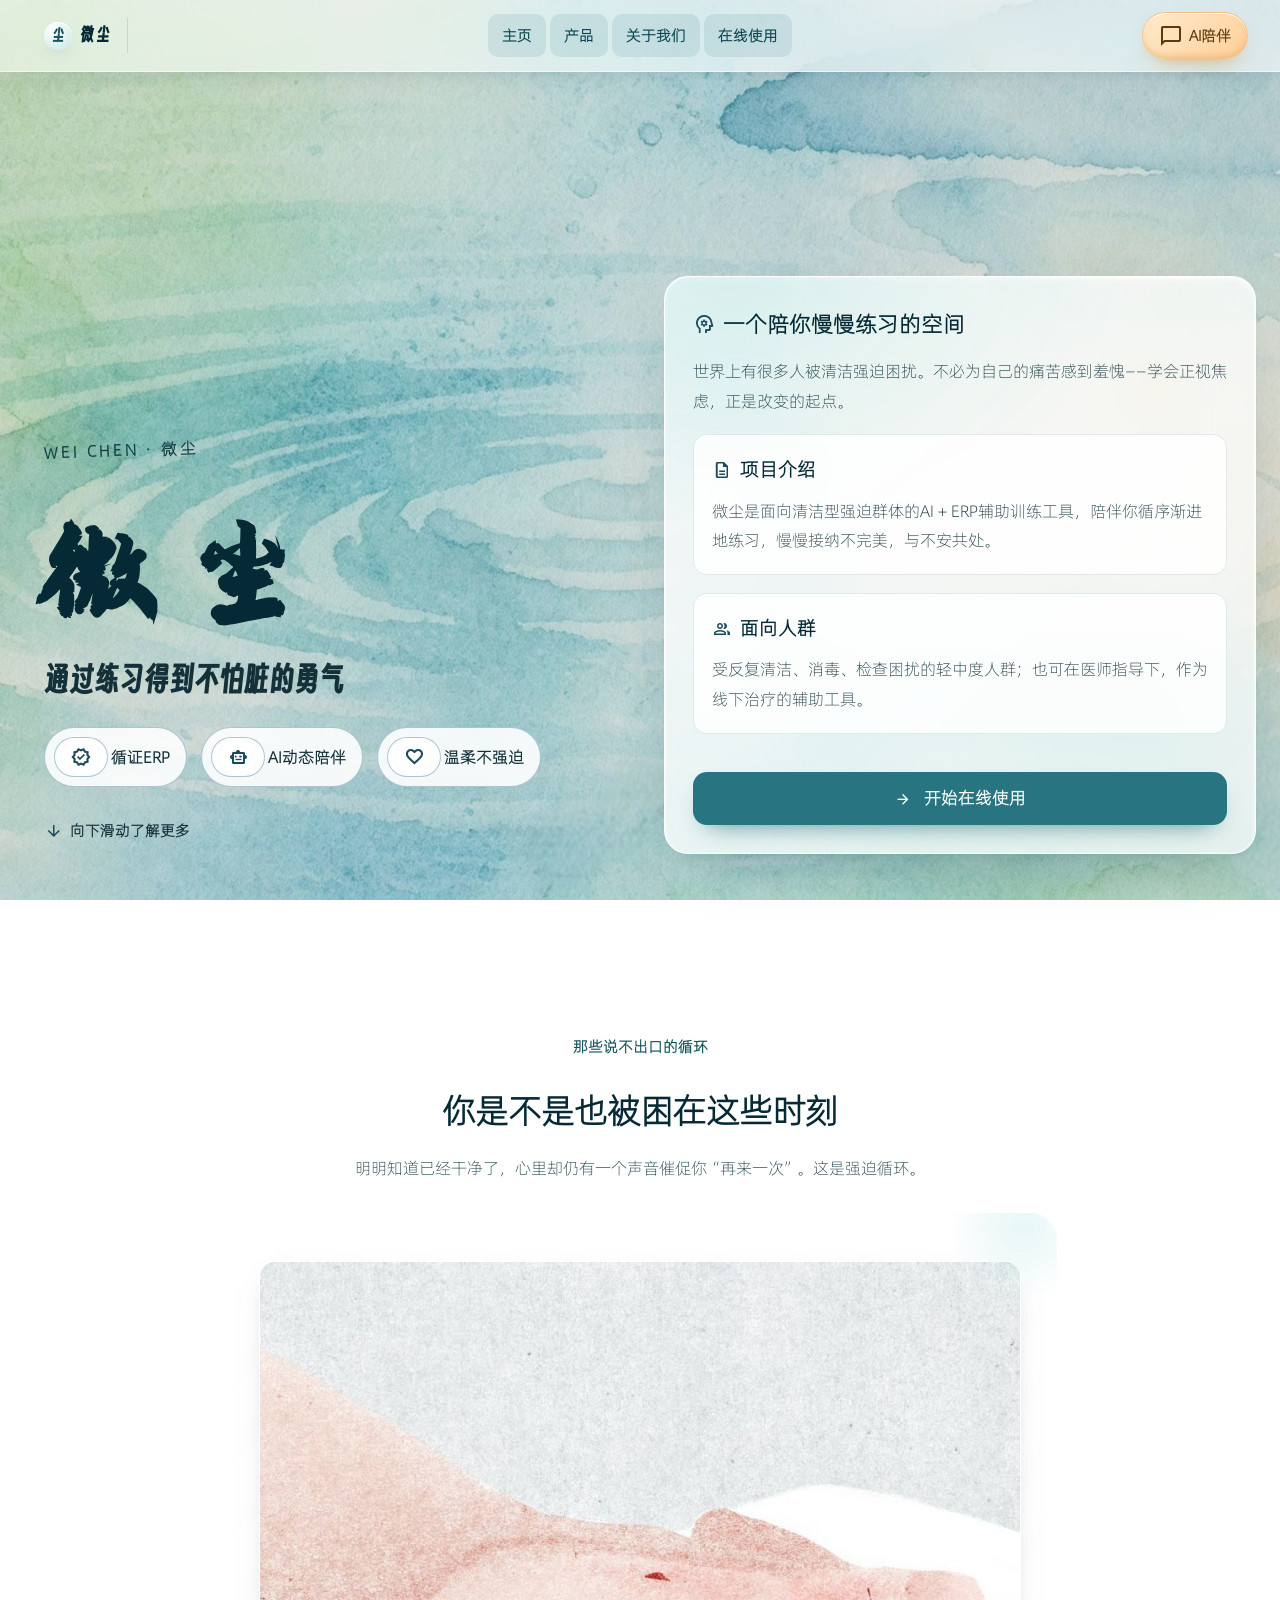
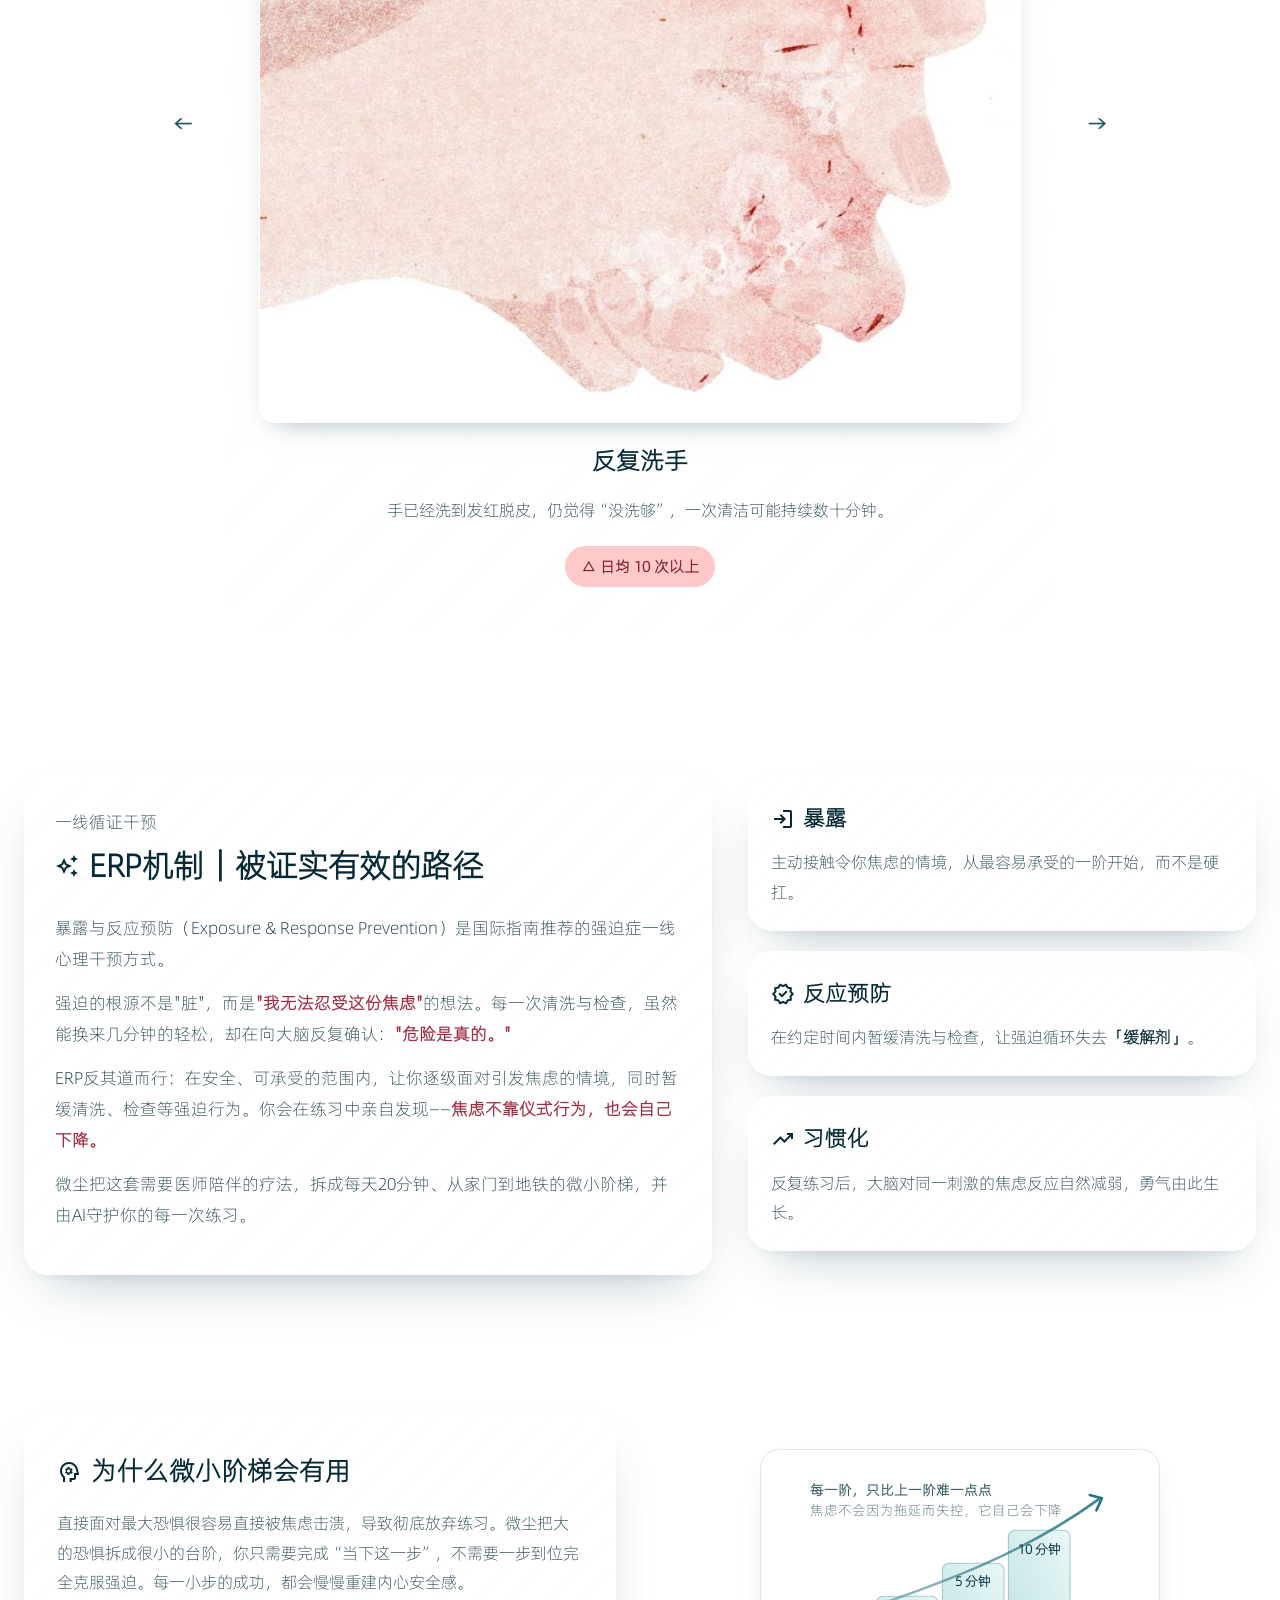
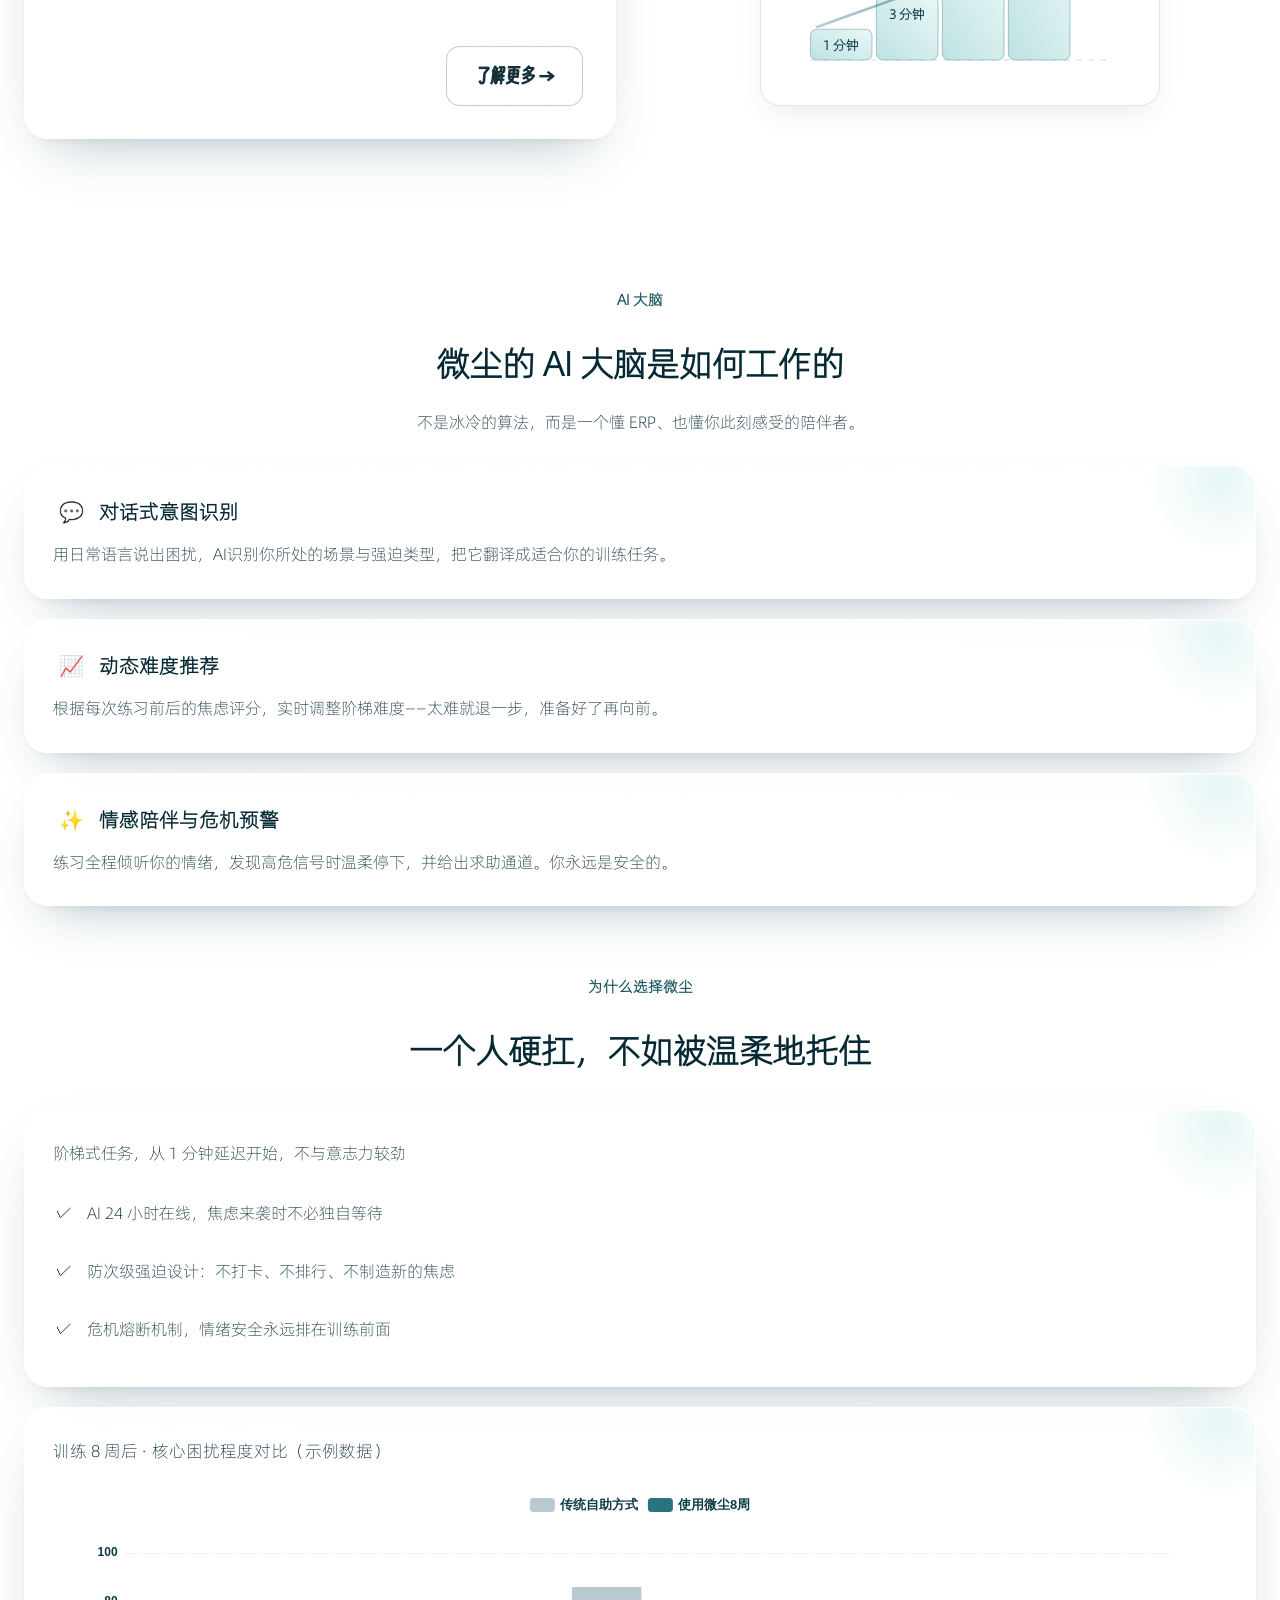
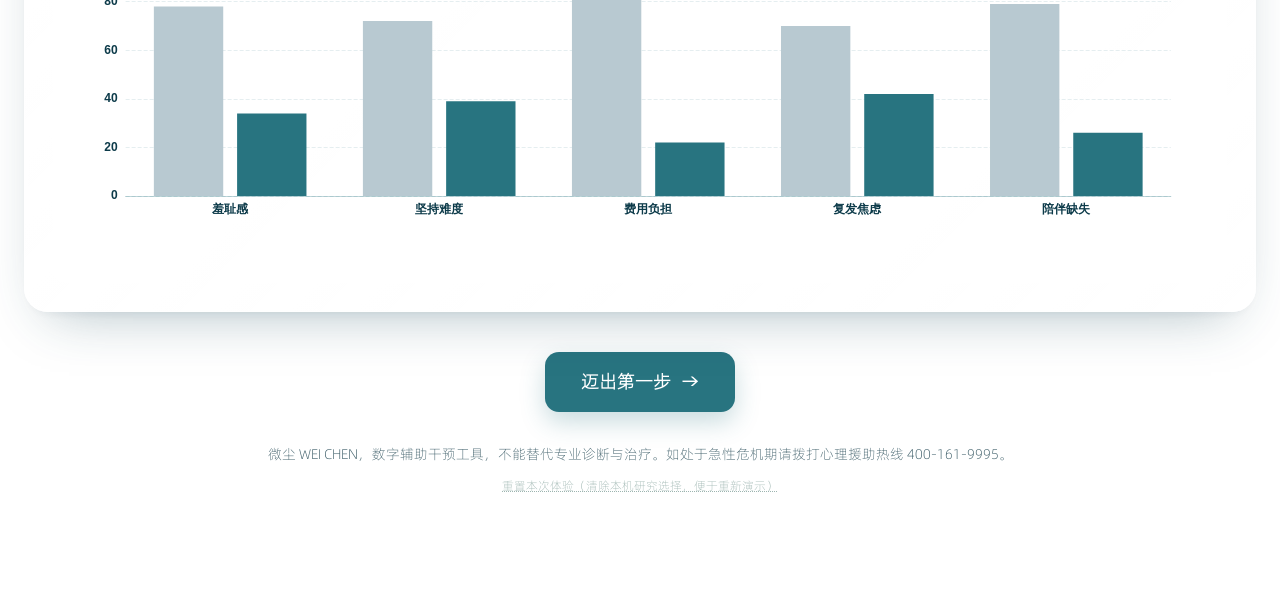
<file: register.html>
<!DOCTYPE html>
<html lang="zh-CN">
<head>
    <meta charset="UTF-8">
    <meta name="viewport" content="width=device-width, initial-scale=1.0">
    <title>微尘-注册</title>
  <link rel="icon" type="image/svg+xml" href="data:image/svg+xml,%3Csvg xmlns='http://www.w3.org/2000/svg' viewBox='0 0 64 64'%3E%3Crect width='64' height='64' rx='16' fill='%23287480'/%3E%3Ccircle cx='32' cy='26' r='9' fill='%23e9f7f7'/%3E%3Cpath d='M14 50c6-10 12-14 18-14s12 4 18 14' fill='none' stroke='%23e9f7f7' stroke-width='3' stroke-linecap='round'/%3E%3C/svg%3E">

    <link rel="stylesheet" href="libs/material-symbols.css">

    <style>
        /* ========== 字体 ========== */
        @font-face {
            font-family: "SlideYouran";
            src: url("fonts/slideyouran-Regular.ttf") format("truetype");
            font-display: swap;
        }
        @font-face {
            font-family: "SmileySans";
            src: url("fonts/smileysans.woff2") format("woff2");
            font-weight: normal;
            font-style: normal;
            font-display: swap;
        }
        @font-face {
            font-family: "AliPuHui";
            src: url("fonts/alipuhui.woff2") format("woff2");
            font-weight: 400;
            font-style: normal;
            font-display: swap;
        }

        /* ========== 设计变量 ========== */
        :root {
            --ink: #17323c;
            --ink-2: #2a4a55;
            --brand: #287480;
            --brand-deep: #1f5c66;
            --brand-soft: #7fd0d8;

            --r-xl: 28px;
            --r-lg: 22px;
            --r-md: 16px;

            --ease: cubic-bezier(.22, .8, .3, 1);

            --glass-bg: linear-gradient(148deg, rgba(255, 255, 255, 0.42) 0%, rgba(255, 255, 255, 0.18) 46%, rgba(255, 255, 255, 0.32) 100%);
            --glass-blur: blur(22px) saturate(170%);
            --glass-border: 1px solid rgba(255, 255, 255, 0.55);
            --glass-shadow: 0 14px 44px -18px rgba(23, 70, 88, 0.30), inset 0 1px 0 rgba(255, 255, 255, 0.62);
            --glass-shadow-hover: 0 22px 56px -20px rgba(23, 70, 88, 0.36), inset 0 1px 0 rgba(255, 255, 255, 0.75);
        }

        * { margin: 0; padding: 0; box-sizing: border-box; }
        html { scroll-behavior: smooth; -webkit-text-size-adjust: 100%; }
        a { text-decoration: none; color: inherit; }
        button { border: none; background: transparent; cursor: pointer; font: inherit; }

        body {
            font-family: "AliPuHui", "PingFang SC", "Hiragino Sans GB", "Microsoft YaHei", sans-serif;
            font-size: 16.5px;
            font-weight: 400;
            line-height: 1.85;
            letter-spacing: 0.015em;
            color: var(--ink);
            background-image: url("注册表background.jpg");
            background-size: cover;
            background-repeat: no-repeat;
            background-position: center;
            background-attachment: fixed;
            background-color: #eef6f7;
            min-height: 100vh;
            padding-top: 86px;
            overflow-x: hidden;
            -webkit-font-smoothing: antialiased;
            -moz-osx-font-smoothing: grayscale;
        }

        input, textarea, button { font-family: inherit; }

        /* ========== 全屏柔光层 ========== */
        .ambient {
            position: fixed; inset: 0; pointer-events: none; z-index: 0;
            background: radial-gradient(circle at 10% 14%, rgba(150, 215, 222, 0.22), transparent 42%),
                        radial-gradient(circle at 90% 82%, rgba(255, 214, 170, 0.16), transparent 46%),
                        radial-gradient(circle at 50% 50%, rgba(255, 255, 255, 0.10), transparent 60%);
            animation: ambientDrift 26s ease-in-out infinite alternate;
        }
        @keyframes ambientDrift { from { transform: scale(1); } to { transform: scale(1.05) translate(-1.6%, 1%); } }

        /* ========== 导航栏 ========== */
        .nav {
            position: fixed; top: 0; left: 0; width: 100%;
            display: flex; justify-content: space-between; align-items: center; gap: 16px;
            padding: 16px 32px;
            background: linear-gradient(180deg, rgba(255, 255, 255, 0.30), rgba(255, 255, 255, 0.16));
            backdrop-filter: blur(18px) saturate(160%); -webkit-backdrop-filter: blur(18px) saturate(160%);
            border-bottom: 1px solid rgba(255, 255, 255, 0.45);
            box-shadow: 0 8px 30px -18px rgba(23, 70, 88, 0.35);
            z-index: 99;
        }
        .nav-link-group { display: flex; align-items: center; gap: 4px; }
        .nav a { position: relative; margin: 0 10px; font-weight: 500; font-size: 16px; color: #245060; transition: color .28s var(--ease); }
        .nav a:hover { color: var(--brand); }
        .nav a.active { color: var(--brand-deep); font-weight: 600; }
        .nav a.active::after { content: ""; position: absolute; left: 0; right: 0; bottom: -6px; height: 2px; border-radius: 2px; background: linear-gradient(90deg, var(--brand), rgba(127, 208, 216, .7)); }

        /* ========== AI 陪伴按钮 ========== */
        .btn-ai-companion {
            display: inline-flex; align-items: center; gap: 6px; min-width: 150px; padding: 9px 16px; border-radius: 13px;
            border: 1px solid rgba(255, 200, 145, 0.65); background: linear-gradient(135deg, rgba(255, 232, 202, 0.72), rgba(255, 206, 152, 0.62));
            backdrop-filter: blur(16px) saturate(160%); -webkit-backdrop-filter: blur(16px) saturate(160%);
            color: #6d4a1a; font-size: 15px; font-weight: 600; cursor: pointer;
            box-shadow: 0 10px 26px -16px rgba(200, 130, 50, 0.65), inset 0 1px 0 rgba(255, 255, 255, 0.7);
            transition: transform .28s var(--ease), box-shadow .28s var(--ease), background .28s var(--ease);
        }
        .btn-ai-companion:hover { background: linear-gradient(135deg, rgba(255, 224, 184, 0.85), rgba(255, 196, 134, 0.75)); transform: translateY(-2px); }

        /* ========== AI 悬浮弹窗 ========== */
        .ai-float-window {
            position: absolute; top: calc(100% + 12px); right: 32px; width: 360px;
            background: linear-gradient(155deg, rgba(255, 252, 247, 0.94), rgba(255, 244, 232, 0.90));
            backdrop-filter: blur(24px) saturate(160%); -webkit-backdrop-filter: blur(24px) saturate(160%);
            border: 1px solid rgba(255, 200, 150, 0.55); border-radius: 22px;
            box-shadow: 0 24px 56px -20px rgba(200, 130, 50, 0.35), inset 0 1px 0 rgba(255, 255, 255, 0.9);
            z-index: 100; display: flex; flex-direction: column; overflow: hidden;
            opacity: 0; visibility: hidden; transform: translateY(-10px) scale(0.96); transform-origin: top right;
            transition: opacity .28s var(--ease), transform .34s var(--ease), visibility .34s;
        }
        .ai-float-window.show { opacity: 1; visibility: visible; transform: translateY(0) scale(1); }
        .ai-float-header { display: flex; align-items: center; gap: 8px; padding: 14px 18px; background: linear-gradient(135deg, rgba(255, 217, 168, 0.9), rgba(255, 192, 122, 0.85)); color: #7a4f18; font-weight: 600; font-size: 15.5px; }
        .ai-float-header .close-btn { margin-left: auto; font-size: 22px; cursor: pointer; transition: transform .3s var(--ease); }
        .ai-float-header .close-btn:hover { transform: rotate(90deg); }
        .ai-float-content { padding: 16px 18px 18px; }
        .ai-intro { font-size: 15px; color: #5a4020; margin: 0 0 12px; line-height: 1.8; font-weight: 500; }
        #aiMoodInput { width: 100%; min-height: 84px; padding: 12px 14px; border: 1px solid rgba(255, 200, 150, 0.55); border-radius: 14px; background: rgba(255, 255, 255, 0.86); outline: none; font-size: 15px; resize: vertical; color: #443018; transition: border-color .28s; }
        #aiMoodInput:focus { border-color: rgba(255, 168, 88, 0.85); }
        .btn-send-ai { width: 100%; margin-top: 12px; padding: 11px; border-radius: 14px; background: linear-gradient(135deg, rgba(255, 205, 145, .95), rgba(255, 168, 88, .9)); color: #6b4212; font-size: 16px; font-weight: 600; cursor: pointer; transition: 0.25s; }
        .btn-send-ai:hover { transform: translateY(-2px); }

        /* ========== 页面容器与动效 ========== */
        .container { position: relative; z-index: 1; min-height: calc(100vh - 86px); display: flex; flex-direction: column; }
        .reveal { opacity: 0; transform: translateY(28px); transition: opacity .95s var(--ease), transform .95s var(--ease); }
        .reveal.in { opacity: 1; transform: none; }

        /* ========== 主内容区 ========== */
        .main-content { display: flex; justify-content: space-between; align-items: flex-start; padding: 46px 7% 24px 7%; gap: 40px; }
        .left-box { flex: 1; display: flex; flex-direction: column; padding-top: 18px; max-width: 680px; }
        .brand-info { display: flex; flex-direction: column; gap: 22px; }
        .brand-tag { display: inline-block; width: fit-content; font-size: 14px; font-weight: 600; letter-spacing: 4px; color: var(--brand-deep); background: linear-gradient(140deg, rgba(255, 255, 255, 0.55), rgba(255, 255, 255, 0.28)); border: 1px solid rgba(255, 255, 255, 0.6); padding: 7px 18px; border-radius: 999px; backdrop-filter: blur(14px); }

        .brand-info h1 {
            font-family: "SmileySans", "AliPuHui", sans-serif; font-size: clamp(46px, 5.8vw, 78px); font-weight: 700;
            letter-spacing: 2px; color: #134f4f; line-height: 1.2; display: flex; align-items: baseline; flex-wrap: wrap; gap: 6px 10px;
        }
        .brand-info h1 .brand-main {
            font-family: "SlideYouran", serif; font-weight: normal; color: #2f6b7d; font-size: 1.28em;
            letter-spacing: 6px; margin-right: 6px; position: relative; top: 2px;
        }
        .brand-info .brand-slogan { font-family: "SmileySans", sans-serif; font-size: clamp(20px, 2vw, 24px); font-weight: 600; color: #1a6b6b; letter-spacing: 4px; padding-left: 16px; border-left: 4px solid var(--brand); opacity: 0.94; }
        .brand-tags { display: flex; align-items: center; flex-wrap: wrap; gap: 22px; margin-top: 8px; }
        .brand-tags span { position: relative; padding-left: 20px; font-size: 15px; font-weight: 600; color: #2a7c7c; letter-spacing: 2px; }
        .brand-tags span::before { content: ""; position: absolute; left: 0; top: 50%; transform: translateY(-50%); width: 7px; height: 7px; border-radius: 50%; background: var(--brand); }
        .brand-tags span + span { border-left: 1px solid rgba(40, 116, 128, 0.3); padding-left: 22px; }
        .brand-tags span + span::before { left: -14px; }

        /* ========== 右侧表单 ========== */
        .right-box {
            width: 440px; flex-shrink: 0; padding: 30px 32px; border-radius: var(--r-xl);
            background: var(--glass-bg); backdrop-filter: var(--glass-blur); -webkit-backdrop-filter: var(--glass-blur);
            border: var(--glass-border); box-shadow: var(--glass-shadow); color: var(--ink-2);
        }
        .right-box h2 { color: #0d3b4a; font-size: 24px; font-weight: 700; margin-bottom: 12px; }
        .register-tip { background-color: rgba(40, 116, 128, 0.10); border-left: 4px solid var(--brand); padding: 10px 14px; font-size: 13px; color: #3f6b6b; line-height: 1.75; margin-bottom: 18px; border-radius: 0 10px 10px 0; }
        .input-group { margin-bottom: 14px; }
        .input-group label { display: block; font-size: 13px; font-weight: 600; color: #3f6b6b; margin-bottom: 6px; }
        .input-group input { width: 100%; padding: 11px 14px; background: rgba(255, 255, 255, 0.78); border: 1px solid rgba(40, 116, 128, 0.22); border-radius: 11px; color: #134f4f; font-size: 14px; outline: none; transition: 0.3s; }
        .input-group input:focus { border-color: var(--brand); background: #ffffff; box-shadow: 0 0 0 3px rgba(40, 116, 128, 0.14); }
        button[type="submit"] { width: 100%; margin-top: 6px; padding: 13px; border-radius: 12px; font-size: 16px; font-weight: 700; letter-spacing: 2px; color: #ffffff; background: linear-gradient(135deg, #2f8390, var(--brand)); cursor: pointer; box-shadow: 0 16px 32px -18px rgba(40, 116, 128, 0.9); transition: 0.3s; }
        button[type="submit"]:hover { transform: translateY(-2px); box-shadow: 0 22px 40px -18px rgba(40, 116, 128, 1); }
        .form-hint { margin-top: 12px; text-align: center; font-size: 12px; color: #6f969b; }

        /* ========== 角色卡片 ========== */
        .role-selector { flex: 1; display: flex; justify-content: center; align-items: center; padding: 18px 7% 40px 7%; }
        .role-selector-inner { display: flex; gap: 28px; width: 100%; height: 100%; }
        .role-decor { display: flex; flex-direction: column; align-items: center; justify-content: center; flex-shrink: 0; padding: 0 12px; }
        .decor-line { width: 1px; height: 100%; background: linear-gradient(to bottom, transparent, var(--brand), transparent); opacity: 0.45; }
        .decor-dot { width: 8px; height: 8px; border-radius: 50%; background-color: var(--brand); }
        .role-card { flex: 1; display: flex; flex-direction: column; justify-content: space-between; min-height: 240px; padding: 28px 30px; background: var(--glass-bg); backdrop-filter: var(--glass-blur); border: 1px solid rgba(255,255,255,0.55); border-radius: var(--r-lg); cursor: pointer; box-shadow: var(--glass-shadow); transition: 0.35s; }
        .role-card:hover { transform: translateY(-4px); box-shadow: var(--glass-shadow-hover); }
        .role-card.active { border-color: rgba(40, 116, 128, 0.75); background: linear-gradient(148deg, rgba(255, 255, 255, 0.56) 0%, rgba(255, 255, 255, 0.3) 50%, rgba(255, 255, 255, 0.46) 100%); }
        .role-card-header { display: flex; align-items: center; gap: 14px; margin-bottom: 14px; }
        .role-icon { width: 46px; height: 46px; border-radius: 14px; background: linear-gradient(135deg, #2f8390, var(--brand)); display: flex; align-items: center; justify-content: center; color: #fff; font-size: 22px; }
        .role-card h3 { color: #0d3b4a; font-size: 22px; font-weight: 700; }
        .role-card p { font-size: 14.5px; color: var(--ink-2); line-height: 1.85; margin-bottom: 18px; }
        .role-card-footer { display: flex; flex-wrap: wrap; gap: 10px; padding-top: 14px; border-top: 1px dashed rgba(40, 116, 128, 0.28); }
        .role-card-footer span { font-size: 12px; color: var(--brand-deep); background: rgba(40, 116, 128, 0.10); border: 1px solid rgba(255, 255, 255, 0.55); padding: 5px 12px; border-radius: 999px; }

        @media screen and (max-width: 900px) {
            body { padding-top: 126px; }
            .main-content { flex-direction: column; padding: 40px 5%; }
            .left-box { align-items: center; text-align: center; }
            .brand-info { align-items: center; }
            .brand-info h1 { font-size: 46px; justify-content: center; }
            .right-box { width: 100%; }
            .role-selector-inner { flex-direction: column; }
            .role-decor { display: none; }
        }

        /* ================================================================
           可读性增强层（Readability Layer）
           只覆写 颜色 / 字重 / 毛玻璃透明度 / placeholder
           —— 不改 HTML 结构、不改 JS、不改 font-family、不删任何类名
           ================================================================ */

        :root {
            /* 毛玻璃更实：仍透出背景光影，但足以托住文字 */
            --glass-bg: linear-gradient(148deg, rgba(255, 255, 255, 0.80) 0%, rgba(255, 255, 255, 0.66) 46%, rgba(255, 255, 255, 0.76) 100%);
            --glass-blur: blur(26px) saturate(150%);
            --glass-border: 1px solid rgba(255, 255, 255, 0.85);
            --glass-shadow: 0 14px 44px -18px rgba(23, 70, 88, 0.32), inset 0 1px 0 rgba(255, 255, 255, 0.8);
            --ink: var(--ui-title);
            --ink-2: var(--ui-body);
            --text-lift: 0 1px 2px rgba(255, 255, 255, 0.6);
        }

        /* 基础正文：400 → 500 */
        body { font-weight: 500; color: #10333c; }

        /* 标题统一 700 */
        h1, h2, h3, h4 { font-weight: 700; }

        /* ---------- 导航栏 ---------- */
        .nav {
            background: linear-gradient(180deg, rgba(255, 255, 255, 0.78), rgba(255, 255, 255, 0.64));
            backdrop-filter: blur(18px) saturate(150%);
            -webkit-backdrop-filter: blur(18px) saturate(150%);
            border-bottom-color: rgba(255, 255, 255, 0.75);
        }
        .nav a { color: #14343f; font-weight: 600; }
        .nav a:hover { color: #175f6b; }
        .nav a.active { color: #14495a; font-weight: 700; }

        /* ---------- 左侧品牌区 ---------- */
        .brand-tag {
            color: #12505c; font-weight: 700;
            background: linear-gradient(140deg, rgba(255, 255, 255, 0.84), rgba(255, 255, 255, 0.68));
            border-color: rgba(255, 255, 255, 0.9);
            text-shadow: var(--text-lift);
        }
        .brand-info h1 { color: #0b4249; }
        .brand-info h1 .brand-main { color: #1d5c6b; }
        .brand-info .brand-slogan { color: #114e54; font-weight: 700; opacity: 1; }
        .brand-tags span { color: #134f57; font-weight: 600; }

        /* ---------- 右侧表单卡 ---------- */
        .right-box h2 { color: #0a3543; }
        .register-tip { background-color: rgba(40, 116, 128, 0.18); color: #123f47; font-weight: 600; font-size: 13.5px; }
        .register-tip strong, .register-tip b { color: #0d3b4a; font-weight: 700; }
        .input-group label { color: #20474f; font-weight: 700; }
        .input-group input {
            color: #0b3a44; font-weight: 500;
            font-size: 16px;              /* 原 14px 偏小，手机聚焦会缩放 */
            background: rgba(255, 255, 255, 0.92);
            border-color: rgba(40, 116, 128, 0.34);
        }
        .input-group input::placeholder,
        #aiMoodInput::placeholder,
        textarea::placeholder { color: #4f7076; opacity: 1; font-weight: 500; }
        .form-hint { color: #3f646b; font-weight: 500; }
        button[type="submit"] { color: #ffffff; font-weight: 700; background: linear-gradient(135deg, #2a7784, var(--brand)); }

        /* ---------- 角色卡片 ---------- */
        .role-card h3 { color: #0a3543; }
        .role-card p { color: #16333c; font-weight: 500; }
        .role-card.active {
            background: linear-gradient(148deg, rgba(255, 255, 255, 0.86) 0%, rgba(255, 255, 255, 0.72) 50%, rgba(255, 255, 255, 0.80) 100%);
            border-color: rgba(31, 107, 120, 0.7);
        }
        .role-card-footer span { color: #0f4a55; font-weight: 600; background: rgba(40, 116, 128, 0.14); }

        /* ---------- 极淡白色衬底光 ---------- */
        .brand-info h1, .brand-info .brand-slogan, .right-box h2, .role-card h3,
        .right-box p, .role-card p, .input-group label { text-shadow: var(--text-lift); }

        /* ---------- 窄屏：导航不再逐字折行 ---------- */
        @media (max-width: 600px) {
            .nav { padding: 12px 12px; gap: 8px; }
            .nav-link-group { gap: 0; flex-wrap: nowrap; min-width: 0; }
            .nav a { margin: 0 5px; font-size: 14px; white-space: nowrap; flex: 0 0 auto; }
            .btn-ai-companion { min-width: 0; padding: 8px 12px; font-size: 14px; }
        }
    
    /* ================================================================
       全局界面层（四页统一注入）
       阅读进度条 / 悬浮胶囊导航 / 厚毛玻璃材质 / 滚动揭示
       ================================================================ */
    :root {
      --ui-brand: #287480;
      --ui-brand-deep: #1f5c66;
      --ui-title: #062a35;
      --ui-body: #14313a;
      --ui-sub: #3a5b66;
      --ui-glass: linear-gradient(135deg, rgba(255, 255, 255, 0.90), rgba(255, 255, 255, 0.78));
      --ui-border: 1px solid rgba(255, 255, 255, 0.9);
      --ui-shadow: 0 24px 54px -26px rgba(23, 70, 88, 0.38), 0 6px 16px -12px rgba(23, 70, 88, 0.20), inset 0 2px 4px rgba(255, 255, 255, 0.9);
      --ui-ease: cubic-bezier(0.22, 0.8, 0.3, 1);
    }

    /* ---------- 顶部阅读进度条 ---------- */
    #readProgress {
      position: fixed; top: 0; left: 0; height: 4px; width: 0;
      background: linear-gradient(90deg, #2a7784, #4fb2ae 55%, #8fdcd6);
      border-radius: 0 999px 999px 0;
      box-shadow: 0 1px 8px rgba(40, 116, 128, 0.45);
      z-index: 1400; pointer-events: none;
      transition: width .1s linear;
    }

    /* ---------- 悬浮胶囊导航 ---------- */
    .nav {
      position: fixed !important;
      top: 12px !important; left: 50% !important; right: auto !important;
      width: auto !important; max-width: calc(100vw - 24px);
      transform: translateX(-50%);
      display: flex !important; align-items: center; gap: 6px;
      padding: 8px 10px 8px 14px !important;
      background: var(--ui-glass) !important;
      backdrop-filter: blur(24px) saturate(150%) !important;
      -webkit-backdrop-filter: blur(24px) saturate(150%) !important;
      border: 1px solid rgba(255, 255, 255, 0.92) !important;
      border-radius: 999px !important;
      box-shadow: 0 20px 46px -24px rgba(23, 70, 88, 0.45), 0 4px 12px -8px rgba(23, 70, 88, 0.22), inset 0 2px 4px rgba(255, 255, 255, 0.95) !important;
      z-index: 1200 !important;
    }
    .nav-brand {
      display: inline-flex; align-items: center; gap: 8px;
      padding: 2px 12px 2px 2px; margin-right: 2px;
      text-decoration: none; border-right: 1px solid rgba(40, 116, 128, 0.16);
    }
    .nav-brand .nb-mark {
      width: 28px; height: 28px; border-radius: 50%;
      display: grid; place-items: center;
      background: radial-gradient(circle at 35% 28%, #ffffff, #d5eeee 72%);
      color: #1b5561; font-size: 15px; font-weight: 700;
      font-family: "SmileySans", "AliPuHui", sans-serif;
      box-shadow: inset 0 1px 0 #fff, 0 8px 16px -10px rgba(23, 70, 88, 0.55);
    }
    .nav-brand .nb-name {
      font-family: "SmileySans", "AliPuHui", sans-serif;
      font-size: 17px; font-weight: 700; letter-spacing: 1.5px; color: #062a35;
    }
    .nav .nav-link-group { display: flex; align-items: center; gap: 0; }
    .nav .nav-link-group a {
      position: relative; margin: 0 2px !important; padding: 9px 14px;
      border-radius: 999px; font-size: 15px; font-weight: 600;
      color: #14343f !important; white-space: nowrap;
      transition: color .25s var(--ui-ease), background .25s var(--ui-ease);
    }
    .nav .nav-link-group a::after {
      content: ""; position: absolute; left: 50%; right: 50%; bottom: 4px; height: 2px; border-radius: 2px;
      background: linear-gradient(90deg, #2a7784, #8fdcd6);
      transition: left .34s var(--ui-ease), right .34s var(--ui-ease);
    }
    .nav .nav-link-group a:hover { color: #062a35 !important; }
    .nav .nav-link-group a:hover::after { left: 20%; right: 20%; }
    .nav .nav-link-group a.active { color: #0a4750 !important; background: rgba(40, 116, 128, 0.12); }
    .nav .nav-link-group a.active::after { display: none; }
    .nav .btn-ai-companion, .nav .btn-ai {
      border-radius: 999px !important; padding: 9px 16px !important; min-width: 0 !important;
      border: 1px solid rgba(240, 186, 120, 0.75) !important;
      background: linear-gradient(135deg, #ffeacb, #ffcf99) !important;
      color: #5c3a0e !important; font-weight: 700 !important;
      box-shadow: 0 10px 22px -12px rgba(214, 144, 58, 0.85), inset 0 1px 0 rgba(255, 255, 255, 0.95), inset 0 -4px 8px -4px rgba(196, 124, 44, 0.45) !important;
      transition: transform .26s var(--ui-ease), box-shadow .26s var(--ui-ease) !important;
    }
    .nav .btn-ai-companion:hover, .nav .btn-ai:hover {
      transform: translateY(-2px);
      box-shadow: 0 16px 26px -12px rgba(214, 144, 58, 0.9), inset 0 1px 0 rgba(255, 255, 255, 1) !important;
    }
    .nav .btn-ai-companion:active, .nav .btn-ai:active { transform: scale(.96); }
    .ai-float-window, .ai-window { right: 0 !important; }

    /* ---------- 厚毛玻璃材质 ---------- */
    .card, .glass-card, .hero-card, .erp-main-card, .erp-item-card, .reason-text,
    .right-box, .role-card, .watercolor, .dashboard, .chart-card, .stage-current {
      background: var(--ui-glass) !important;
      backdrop-filter: blur(24px) saturate(150%) !important;
      -webkit-backdrop-filter: blur(24px) saturate(150%) !important;
      border: var(--ui-border) !important;
      box-shadow: var(--ui-shadow) !important;
    }

    /* 去同质化：顶部高光丝 + 角落柔光 */
    .card, .glass-card, .role-card, .right-box { position: relative; overflow: hidden; }
    .card::before, .glass-card::before, .right-box::before {
      content: ""; position: absolute; left: 18px; right: 18px; top: 0; height: 1px;
      background: linear-gradient(90deg, transparent, rgba(255, 255, 255, 0.95), transparent);
      pointer-events: none;
    }
    .card::after, .glass-card::after {
      content: ""; position: absolute; right: -40px; top: -60px; width: 150px; height: 150px;
      border-radius: 50%;
      background: radial-gradient(circle, rgba(143, 220, 214, 0.22), transparent 70%);
      pointer-events: none;
    }

    /* ---------- 文本 ---------- */
    body { color: var(--ui-body); }
    h1, h2, h3, h4 { color: var(--ui-title); }
    *, *::before, *::after { text-shadow: none !important; }
    .card p, .glass-card p, .hero-card p, .erp-main-card p, .erp-item-card p,
    .reason-text p, .right-box p, .role-card p { color: var(--ui-body) !important; font-weight: 500; }
    .text-emerald-700\/75, .text-emerald-700\/80, .text-emerald-700\/70,
    .text-emerald-600\/70, .text-emerald-600\/75 { color: var(--ui-body) !important; }

    /* ---------- 滚动揭示 ---------- */
    .rv { opacity: 0; transform: translateY(40px); transition: opacity .72s var(--ui-ease), transform .72s var(--ui-ease); }
    .rv.in { opacity: 1; transform: none; }
    @media (prefers-reduced-motion: reduce) { .rv { opacity: 1 !important; transform: none !important; } }

    /* ---------- 移动端导航 ---------- */
    @media (max-width: 760px) {
      .nav { top: 8px !important; gap: 2px; padding: 6px 8px 6px 10px !important; flex-wrap: nowrap !important; overflow: hidden; }
      .nav-brand { padding-right: 8px; margin-right: 0; flex: 0 0 auto; }
      .nav-brand .nb-name { display: none; }
      .nav-brand .nb-mark { width: 26px; height: 26px; font-size: 14px; }
      .nav .nav-link-group { flex: 0 1 auto; min-width: 0; flex-wrap: nowrap !important; }
      .nav .nav-link-group a { padding: 7px 9px; font-size: 13.5px; margin: 0 !important; }
      .nav .nav-link-group a:nth-child(2), .nav .nav-link-group a:nth-child(3) { display: none; }
      .nav .btn-ai-companion, .nav .btn-ai { padding: 7px 11px !important; font-size: 13px; flex: 0 0 auto; }
      .nav .btn-ai-companion .material-symbols-outlined, .nav .btn-ai .material-symbols-outlined { display: none; }
    }

    /* ================================================================
       ★★★ 最终设计系统层 Final Design System（register.html）★★★
       1. 全局暗色遮罩  2. 全宽毛玻璃导航  3. 统一 24px 卡片圆角
       4. 正文深色高对比 #10333c / 字重 500
       ================================================================ */
    :root {
      --ds-radius-card: 24px;
      --ds-overlay: rgba(10, 30, 35, 0.15);
      --ds-ink-body: #10333c;
      --ds-ink-title: #062a35;
    }
    body::before {
      content: "";
      position: fixed;
      inset: 0;
      background: var(--ds-overlay);
      pointer-events: none;
      z-index: -1;
    }
    .nav {
      position: fixed !important;
      top: 0 !important; left: 0 !important; right: 0 !important;
      width: 100% !important; max-width: 100% !important;
      transform: none !important;
      border-radius: 0 !important;
      border: none !important;
      border-bottom: 1px solid rgba(255, 255, 255, 0.55) !important;
      padding: 12px 32px !important;
      background: rgba(255, 255, 255, 0.62) !important;
      backdrop-filter: blur(20px) saturate(150%) !important;
      -webkit-backdrop-filter: blur(20px) saturate(150%) !important;
      box-shadow: 0 6px 24px -12px rgba(23, 70, 88, 0.28) !important;
      z-index: 1200 !important;
    }
    .nav-brand { border-right: 1px solid rgba(40,116,128,0.18) !important; padding: 2px 16px 2px 2px !important; }
    .nav .nav-link-group a { border-radius: 10px !important; padding: 8px 14px !important; }
    .nav .btn-ai-companion, .nav .btn-ai { border-radius: 999px !important; }
    .card, .glass-card, .hero-card, .erp-main-card, .erp-item-card,
    .right-box, .role-card, .watercolor, .dashboard, .chart-card {
      border-radius: var(--ds-radius-card) !important;
    }
    body { color: var(--ds-ink-body) !important; font-weight: 500; }
    h1, h2, h3, h4 { color: var(--ds-ink-title); font-weight: 700; }
    .card p, .glass-card p, .right-box p, .role-card p, .main-content p {
      color: var(--ds-ink-body) !important; font-weight: 500;
    }
    @media (max-width: 760px) {
      .nav { top: 0 !important; padding: 10px 14px !important; gap: 8px !important; }
      .nav-brand .nb-name { display: inline !important; }
    }
  </style>
  <script src="wc_track.js"></script>
</head>
<body>
  <div id="readProgress"></div>
    <div class="ambient" aria-hidden="true"></div>

    <header class="nav">
    <a class="nav-brand" href="home.html"><span class="nb-mark">尘</span><span class="nb-name">微尘</span></a>
        <div class="nav-link-group">
            <a href="home.html">主页</a>
            <a href="home.html#section-product">产品</a>
            <a href="home.html#section-about">关于我们</a>
            <a href="register.html" class="active">在线使用</a>
        </div>

        <button class="btn-ai-companion" onclick="toggleAiFloatWindow()">
            <span class="material-symbols-outlined">&#xE0CB;</span>
            AI陪伴
        </button>

        <div class="ai-float-window" id="aiFloatWindow">
            <div class="ai-float-header">
                <span class="material-symbols-outlined">&#xF06C;</span>
                <strong>微尘 AI 助手</strong>
                <span class="close-btn" onclick="toggleAiFloatWindow()">×</span>
            </div>
            <div class="ai-float-content">
                <p class="ai-intro">你好，我是微尘 AI 助手。无论你想分享心情，还是需要练习陪伴，都可以在这里告诉我。</p>
                <textarea id="aiMoodInput" placeholder="说说你的感受..."></textarea>
                <button class="btn-send-ai" onclick="sendAiMood()">发送</button>
            </div>
        </div>
    </header>

    <div class="container">
        <div class="main-content">
            <div class="left-box reveal">
                <div class="brand-info">
                    <div class="brand-tag">WEI CHEN · 微尘</div>
                    <h1><span class="brand-main">微尘</span>·陪伴安心生活</h1>
                    <p class="brand-slogan">通过练习得到不怕脏的勇气</p>
                    <div class="brand-tags">
                        <span>实时记录</span>
                        <span>专业指导</span>
                        <span>个性定制</span>
                    </div>
                </div>
            </div>

            <div class="right-box reveal" id="rightBox">
                <h2 id="formTitle">用户端注册</h2>
                <p class="register-tip" id="formTip">
                    <strong>提示：</strong>账号请填写你的被试编号（如 <b>WC001</b>），密码自设（至少 6 位）。这套系统不做账号校验，编号只是给数据打标签用。
                </p>
                <form id="registerForm">
                    <div class="input-group">
                        <label for="account">账号/手机号：</label>
                        <input type="text" id="account" placeholder="请输入账号" required>
                    </div>
                    <div class="input-group">
                        <label for="pass">设置密码：</label>
                        <input type="password" id="pass" placeholder="请输入密码" required>
                    </div>
                    <div class="input-group" id="ageWrap">
                        <label for="age">年龄：</label>
                        <input type="number" id="age" placeholder="未成年需在成人指导下使用">
                    </div>
                    <button type="submit">立即注册</button>
                    <p class="form-hint">注册后即可开始练习，全程可随时调整</p>
                </form>
            </div>
        </div>

        <div class="role-selector reveal">
            <div class="role-selector-inner">
                <div class="role-card" data-role="doctor">
                    <div>
                        <div class="role-card-header">
                            <div class="role-icon">⚕</div>
                            <h3>医师端</h3>
                        </div>
                        <p>面向合作机构与咨询师的管理端，可建立训练档案、下发练习任务、查看完成记录。该模块尚未开放，现阶段仅接受申请开通。</p>
                    </div>
                    <div class="role-card-footer">
                        <span>个性化任务</span><span>训练提醒</span><span>进度追踪</span>
                    </div>
                </div>
                <div class="role-decor">
                    <div class="decor-dot top"></div><div class="decor-line"></div><div class="decor-dot bottom"></div>
                </div>
                <div class="role-card active" data-role="user">
                    <div>
                        <div class="role-card-header">
                            <div class="role-icon">✿</div>
                            <h3>用户端</h3>
                        </div>
                        <p>适合用户随时开始练习，记录每日状态、焦虑变化与康复轨迹。微尘会陪伴你建立更安心的生活节奏。</p>
                    </div>
                    <div class="role-card-footer">
                        <span>实时记录</span><span>自主练习</span><span>陪伴成长</span>
                    </div>
                </div>
            </div>
        </div>
    </div>

    <script>
        // 动画与弹窗逻辑
        const revealEls = document.querySelectorAll('.reveal');
        /* 滚动揭示改由全局 IntersectionObserver 接管 */

        function toggleAiFloatWindow() { document.getElementById('aiFloatWindow').classList.toggle('show'); }
        function sendAiMood() {
            const val = document.getElementById('aiMoodInput').value.trim();
            if(!val) return;
            alert("已记录（" + val.length + " 字）。这里只做情绪记录，不是对话分析。");
            document.getElementById('aiMoodInput').value = "";
        }

        // ===== 角色卡片切换 =====
        document.querySelectorAll('.role-card').forEach(function (card) {
            card.addEventListener('click', function () {
                document.querySelectorAll('.role-card').forEach(function (c) { c.classList.remove('active'); });
                card.classList.add('active');
                if (card.dataset.role === 'doctor') {
                    alert('演示版当前开放「用户端」自助练习入口；医师端看板将在专业版中提供。');
                }
            });
        });
        // 年龄只记分段，不记原始数值（最小必要原则）
        window.ageBandOf = function (v) {
            var n = parseInt(v, 10);
            if (!n || n < 12) return '';
            if (n < 18) return '12-17';
            if (n < 23) return '18-22';
            if (n < 28) return '23-27';
            return '28+';
        };

        // ===== 核心：表单提交验证与跳转 =====
        document.getElementById('registerForm').addEventListener('submit', function(e) {
            e.preventDefault(); // 阻止表单默认提交
            
            const account = document.getElementById('account').value.trim();
            const pass = document.getElementById('pass').value.trim();

            if (account.length > 0 && pass.length >= 6) {
                // 通过（不再校验固定账号；账号=被试编号，密码仅作形式）
                const btn = this.querySelector('button[type="submit"]');
                btn.innerText = "验证成功，正在进入...";
                btn.style.background = "linear-gradient(135deg, #7fd0d8, #287480)";
                
                if (window.WC) {
                    WC.setPid(account);
                    var c = WC.getConsent();
                    if (!c) { location.href = "home.html" + location.search; return; }
                    if (c === "no") WC.setArm("A");
                    else if (!WC.getArm()) WC.assignArm();
                    WC.track('register_submit', {
                        pidLen: account.length,
                        ageBand: ageBandOf(document.getElementById('age').value)
                    });
                }
                setTimeout(() => {
                    // 跳转到评估页面
                    window.location.href = 'assessment.html';
                }, 800);
            } else {
                // 验证失败
                alert('请填写被试编号（如 WC001），密码至少 6 位。');
            }
        });
    </script>

<script>
(function () {
  /* 顶部阅读进度条 */
  var bar = document.getElementById('readProgress');
  function paint() {
    var d = document.documentElement;
    var max = d.scrollHeight - window.innerHeight;
    var y = window.pageYOffset || d.scrollTop || 0;
    var pct = max > 0 ? (y / max) * 100 : 100;
    if (bar) bar.style.width = (pct < 0 ? 0 : pct > 100 ? 100 : pct).toFixed(2) + '%';
  }
  window.addEventListener('scroll', paint, { passive: true });
  window.addEventListener('resize', paint);
  window.addEventListener('load', paint);
  paint();

  /* 当前页高亮 */
  var file = (location.pathname.split('/').pop() || 'home.html').toLowerCase();
  var mine = file.indexOf('register') === 0 ? 'register'
           : file.indexOf('assessment') === 0 ? 'assessment'
           : file.indexOf('training') === 0 ? 'training' : 'home';
  [].slice.call(document.querySelectorAll('.nav .nav-link-group a')).forEach(function (a) {
    var href = (a.getAttribute('href') || '').toLowerCase();
    var target = href.indexOf('register') >= 0 ? 'register'
               : href.indexOf('assessment') >= 0 ? 'assessment'
               : href.indexOf('training') >= 0 ? 'training' : 'home';
    if (mine === target || (mine === 'assessment' && target === 'register')) a.classList.add('active');
  });

  /* 滚动揭示 */
  var SEL = '.card,.glass-card,.hero-card,.erp-main-card,.erp-item-card,.reason-text,.reason-pic,'
          + '.section-title,.left1,.right-box,.left-box,.role-selector,.role-card,.dashboard,'
          + '.chart-card,.stage,.stage-current,.stage-locked,.tile,.practice-head,.page-head,'
          + '.box-row,.bottom-action,.watercolor,.reveal';
  var nodes = [].slice.call(document.querySelectorAll(SEL)).filter(function (n) {
    return !n.closest('.nav, .ai-window, .ai-float-window, .erp-modal-mask, .mask, .modal');
  });

  var reduce = window.matchMedia && window.matchMedia('(prefers-reduced-motion: reduce)').matches;
  if (!('IntersectionObserver' in window) || reduce) {
    nodes.forEach(function (n) { n.classList.add('in'); });
    return;
  }

  var seen = new Map();
  nodes.forEach(function (n) {
    n.classList.add('rv');
    var k = n.parentNode;
    var idx = seen.get(k) || 0;
    seen.set(k, idx + 1);
    n.style.transitionDelay = Math.min(idx * 70, 280) + 'ms';
  });

  var io = new IntersectionObserver(function (entries) {
    entries.forEach(function (e) {
      if (e.isIntersecting) {
        e.target.classList.add('in');
        io.unobserve(e.target);
      }
    });
  }, { threshold: 0.12, rootMargin: '0px 0px -8% 0px' });

  nodes.forEach(function (n) { io.observe(n); });
})();
</script>

<script>if (window.WC) { WC.init({ page: "register" }); if (!WC.getConsent()) location.replace("home.html" + location.search); }</script>
</body>
</html>
</file>
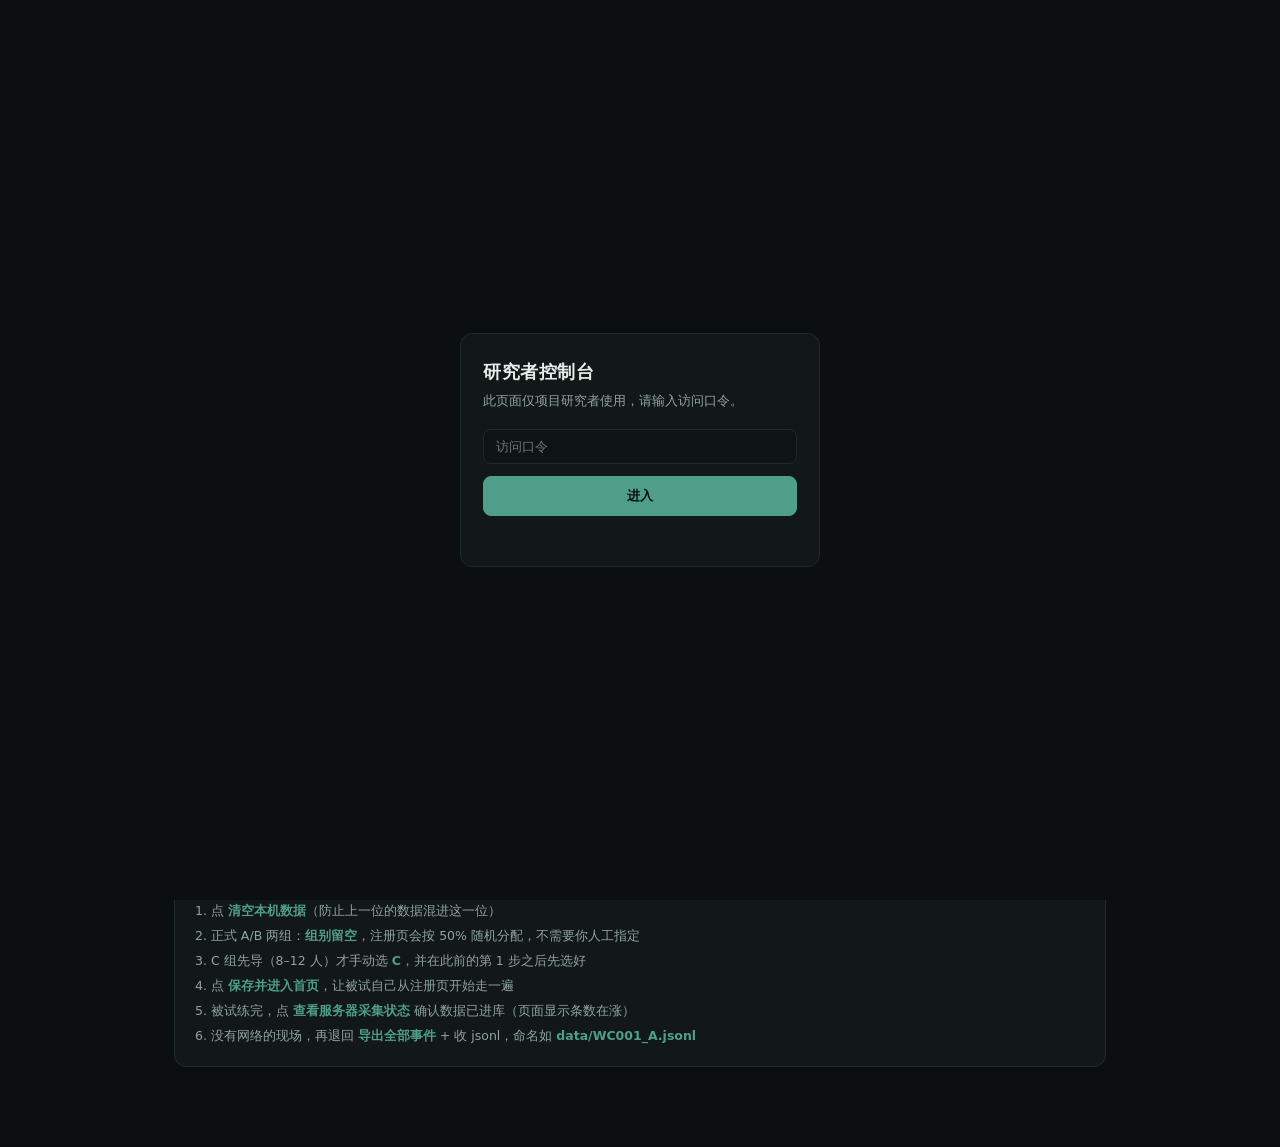
<file: research.html>
<!DOCTYPE html>
<html lang="zh-CN">
<head>
<meta charset="UTF-8">
<meta name="viewport" content="width=device-width, initial-scale=1">
<title>微尘 · 研究控制台</title>
<style>
  :root{
    --bg:#0b0f0f; --card:#121817; --line:#1f2b29; --tx:#e6ecea; --dim:#8fa3a0;
    --jade:#4f9e8a; --warn:#d9a566; --danger:#c4635f;
  }
  *{box-sizing:border-box}
  body{margin:0;background:var(--bg);color:var(--tx);
    font-family:"Microsoft YaHei UI","PingFang SC","Noto Sans SC",system-ui,sans-serif;
    -webkit-font-smoothing:antialiased}
  .wrap{max-width:980px;margin:0 auto;padding:40px 24px 80px}
  h1{font-size:22px;letter-spacing:.5px;margin:0 0 6px;font-weight:600}
  .sub{color:var(--dim);font-size:13px;margin-bottom:26px}
  .notice{border:1px solid var(--line);border-left:3px solid var(--warn);background:#141a19;
    padding:12px 16px;border-radius:8px;font-size:13px;color:#cfc3ae;margin-bottom:26px;line-height:1.75}
  .grid{display:grid;grid-template-columns:1fr 1fr;gap:16px}
  .card{background:var(--card);border:1px solid var(--line);border-radius:12px;padding:18px 20px}
  .card h2{font-size:14px;margin:0 0 14px;color:var(--jade);letter-spacing:.4px;font-weight:600}
  .kv{display:flex;justify-content:space-between;font-size:13px;padding:7px 0;border-bottom:1px dashed #1a2422}
  .kv:last-child{border:none}
  .kv span:first-child{color:var(--dim)}
  .kv span:last-child{color:var(--tx);font-variant-numeric:tabular-nums}
  .btns{display:flex;gap:10px;flex-wrap:wrap;margin-top:16px}
  button{border:1px solid var(--line);background:#16201e;color:var(--tx);font-size:13px;
    padding:10px 18px;border-radius:8px;cursor:pointer;transition:.18s}
  button:hover{border-color:var(--jade);color:#fff}
  button.primary{background:var(--jade);border-color:var(--jade);color:#07110e;font-weight:600}
  button.danger{border-color:#3a2624;color:#e0a09c}
  button.danger:hover{border-color:var(--danger);background:#1d1413}
  input,select{width:100%;background:#0e1413;border:1px solid var(--line);color:var(--tx);
    padding:9px 12px;border-radius:8px;font-size:13px;outline:none}
  input:focus,select:focus{border-color:var(--jade)}
  label{display:block;font-size:12px;color:var(--dim);margin:12px 0 6px}
  pre{background:#0d1211;border:1px solid var(--line);border-radius:8px;padding:14px;
    font-size:12px;line-height:1.7;color:#b9cbc7;overflow:auto;max-height:280px;margin-top:14px}
  .full{grid-column:1/-1}
  .flow{font-size:12.5px;color:var(--dim);line-height:2}
  .flow b{color:var(--jade)}
  .gate-mask{position:fixed;inset:0;z-index:9999;background:#0b0f0f;display:flex;align-items:center;justify-content:center;padding:20px}
  .gate-card{width:100%;max-width:360px;background:#121817;border:1px solid #1f2b29;border-radius:12px;padding:26px 22px}
  .gate-card h1{font-size:18px;margin:0 0 6px;font-weight:600}
  .gate-card p{color:var(--dim);font-size:13px;line-height:1.7;margin:0 0 16px}
  .gate-card input{margin-bottom:12px}
  .gate-card button{width:100%}
  .gate-err{color:var(--danger);font-size:12px;margin-top:8px;min-height:16px}
</style>
</head>
<body>
<div class="gate-mask" id="gateMask">
  <div class="gate-card">
    <h1>研究者控制台</h1>
    <p>此页面仅项目研究者使用，请输入访问口令。</p>
    <input type="password" id="gatePass" placeholder="访问口令" autocomplete="off">
    <button class="primary" onclick="gateSubmit()">进入</button>
    <div class="gate-err" id="gateErr"></div>
  </div>
</div>
<script>
(function () {
  var CODE = "weichen2026";
  var KEY = "wc.research_auth";
  function authed() { try { return sessionStorage.getItem(KEY) === "1"; } catch (e) { return false; } }
  var mask = document.getElementById("gateMask");
  if (authed()) { mask.remove(); return; }
  window.gateSubmit = function () {
    var v = document.getElementById("gatePass").value;
    if (v === CODE) { try { sessionStorage.setItem(KEY, "1"); } catch (e) {} mask.remove(); }
    else { document.getElementById("gateErr").textContent = "口令不正确"; }
  };
  document.getElementById("gatePass").addEventListener("keydown", function (e) { if (e.key === "Enter") window.gateSubmit(); });
})();
</script>
<div class="wrap">
  <h1>研究控制台</h1>
  <div class="sub">微尘 · 行为数据采集自查 / 导出 · 仅研究者使用，请勿发给被试</div>

  <div class="notice">
    <b>上线前必读：</b>这个页面能让任何人改分组、清除数据。正式发给被试的版本请把它删掉，或放在需要口令的服务器目录里。本地试点阶段留着它没问题。
  </div>

  <div class="grid">
    <div class="card">
      <h2>采集状态</h2>
      <div id="health"></div>
    </div>

    <div class="card">
      <h2>被试设置</h2>
      <label>被试编号（如 WC001，绝不写真实姓名）</label>
      <input id="pid" placeholder="WC001">
      <label>实验组别</label>
      <select id="arm">
        <option value="">未分组（注册页会自动随机 A/B）</option>
        <option value="A">A 组 · 柔性反馈（无打卡 / 无连续天数 / 无升级弹窗）</option>
        <option value="B">B 组 · 游戏化反馈（打卡 + 连续天数 + 升级弹窗 + 图鉴入口）</option>
        <option value="C">C 组 · 无进度反馈（仅先导探索，不进正式统计）</option>
      </select>
      <div class="btns">
        <button class="primary" onclick="saveId()">保存并进入首页</button>
        <button onclick="go('home.html')">直接进首页</button>
      </div>
    </div>

    <div class="card full">
      <h2>数据操作</h2>
      <div class="btns">
        <button class="primary" onclick="WC.download('all')">导出全部事件（JSONL）</button>
        <button onclick="preview()">预览前 20 条</button>
        <button onclick="WC.flush(false)">尝试上报到服务器</button>
        <button onclick="checkServer()">查看服务器采集状态</button>
        <button class="danger" onclick="clearAll()">清空本机数据（开始新被试前必点）</button>
      </div>
      <pre id="out">点「预览」看事件长什么样。</pre>
    </div>

    <div class="card full">
      <h2>标准操作流程（每来一位被试照做）</h2>
      <div class="flow">
        1. 点 <b>清空本机数据</b>（防止上一位的数据混进这一位）<br>
        2. 正式 A/B 两组：<b>组别留空</b>，注册页会按 50% 随机分配，不需要你人工指定<br>
        3. C 组先导（8–12 人）才手动选 <b>C</b>，并在此前的第 1 步之后先选好<br>
        4. 点 <b>保存并进入首页</b>，让被试自己从注册页开始走一遍<br>
        5. 被试练完，点 <b>查看服务器采集状态</b> 确认数据已进库（页面显示条数在涨）<br>
        6. 没有网络的现场，再退回 <b>导出全部事件</b> + 收 jsonl，命名如 <b>data/WC001_A.jsonl</b>
      </div>
    </div>
  </div>
</div>

<script src="wc_track.js"></script>
<script>
  WC.init({ page: "research" });

  function render() {
    var h = WC.health();
    var rows = [
      ["版本", h.version],
      ["当前页面", h.page],
      ["被试编号", h.pid],
      ["组别", h.arm],
      ["事件总数", h.events],
      ["被标记条数", h.flagged],
      ["本地占用", (h.localBytes / 1024).toFixed(1) + " KB"],
      ["上报地址", h.endpoint],
      ["首条时间", h.firstEventTime],
      ["末条时间", h.lastEventTime]
    ];
    var html = rows.map(function (r) {
      return '<div class="kv"><span>' + r[0] + '</span><span>' + r[1] + '</span></div>';
    }).join("");
    var types = h.types || {};
    var t = Object.keys(types).map(function (k) { return k + " × " + types[k]; }).join("、") || "（还没有事件）";
    html += '<div class="kv"><span>事件类型</span><span style="max-width:60%;text-align:right">' + t + '</span></div>';
    document.getElementById("health").innerHTML = html;

    var id = WC.health();
    document.getElementById("pid").value = (id.pid === "(未绑定)" ? "" : id.pid);
    document.getElementById("arm").value = (id.arm === "(未分组)" ? "" : id.arm);

    /* 服务器采集状态：直接问后端 /api/health */
    window.checkServer = function () {
      var ep = (window.WC && WC.config && WC.config.endpoint) || "";
      if (!ep) { document.getElementById("out").textContent = "当前是纯本地模式（wc_track.js 里 endpoint 为空）。\n数据只在本机 localStorage，用「导出全部事件」收走。"; return; }
      var base = ep.replace(/\/api\/events$/i, "");
      fetch(base + "/api/health").then(function (r) { return r.json(); }).then(function (h) {
        document.getElementById("out").textContent =
          "服务器： " + base + "\n被试数： " + h.n_participants + "（分组 " + JSON.stringify(h.by_arm) + "）\n" +
          "题次（trials）： " + h.n_trials + "\n事件： " + h.n_events + "\n评估记录： " + h.n_assessments +
          "\n完成练习： " + h.n_sessions;
      }).catch(function (e) {
        document.getElementById("out").textContent = "连不上服务器：" + e + "\n检查 app.py 是否在跑、endpoint 是否写对。";
      });
    };
  }

  function saveId() {
    var p = document.getElementById("pid").value.trim();
    var a = document.getElementById("arm").value;
    if (!p) { alert("请先填被试编号，例如 WC001"); return; }
    if (!a) { alert("请选择组别（A 或 B）。组别必须来自当面抓阄结果。"); return; }
    WC.setPid(p); WC.setArm(a);
    WC.track("subject_bound", { pid: p, arm: a });
    go("home.html");
  }

  function go(u) { location.href = u; }

  function preview() {
    var arr = WC.dump().slice(-20);
    document.getElementById("out").textContent = arr.length
      ? arr.map(function (e) { return JSON.stringify(e); }).join("\n")
      : "还没有任何事件。先去页面里点几下。";
  }

  function clearAll() {
    if (!confirm("确定清空本机全部行为数据？此操作不可撤销（建议先导出）。")) return;
    WC.clearAll();
    try { localStorage.removeItem("weichen_training_v1"); } catch (e) {}
    try { localStorage.removeItem("weichen_assess_v1"); } catch (e) {}
    alert("已清空。可以接待下一位被试了。");
    render();
  }

  render();
  setInterval(render, 2000);
</script>
</body>
</html>
</file>
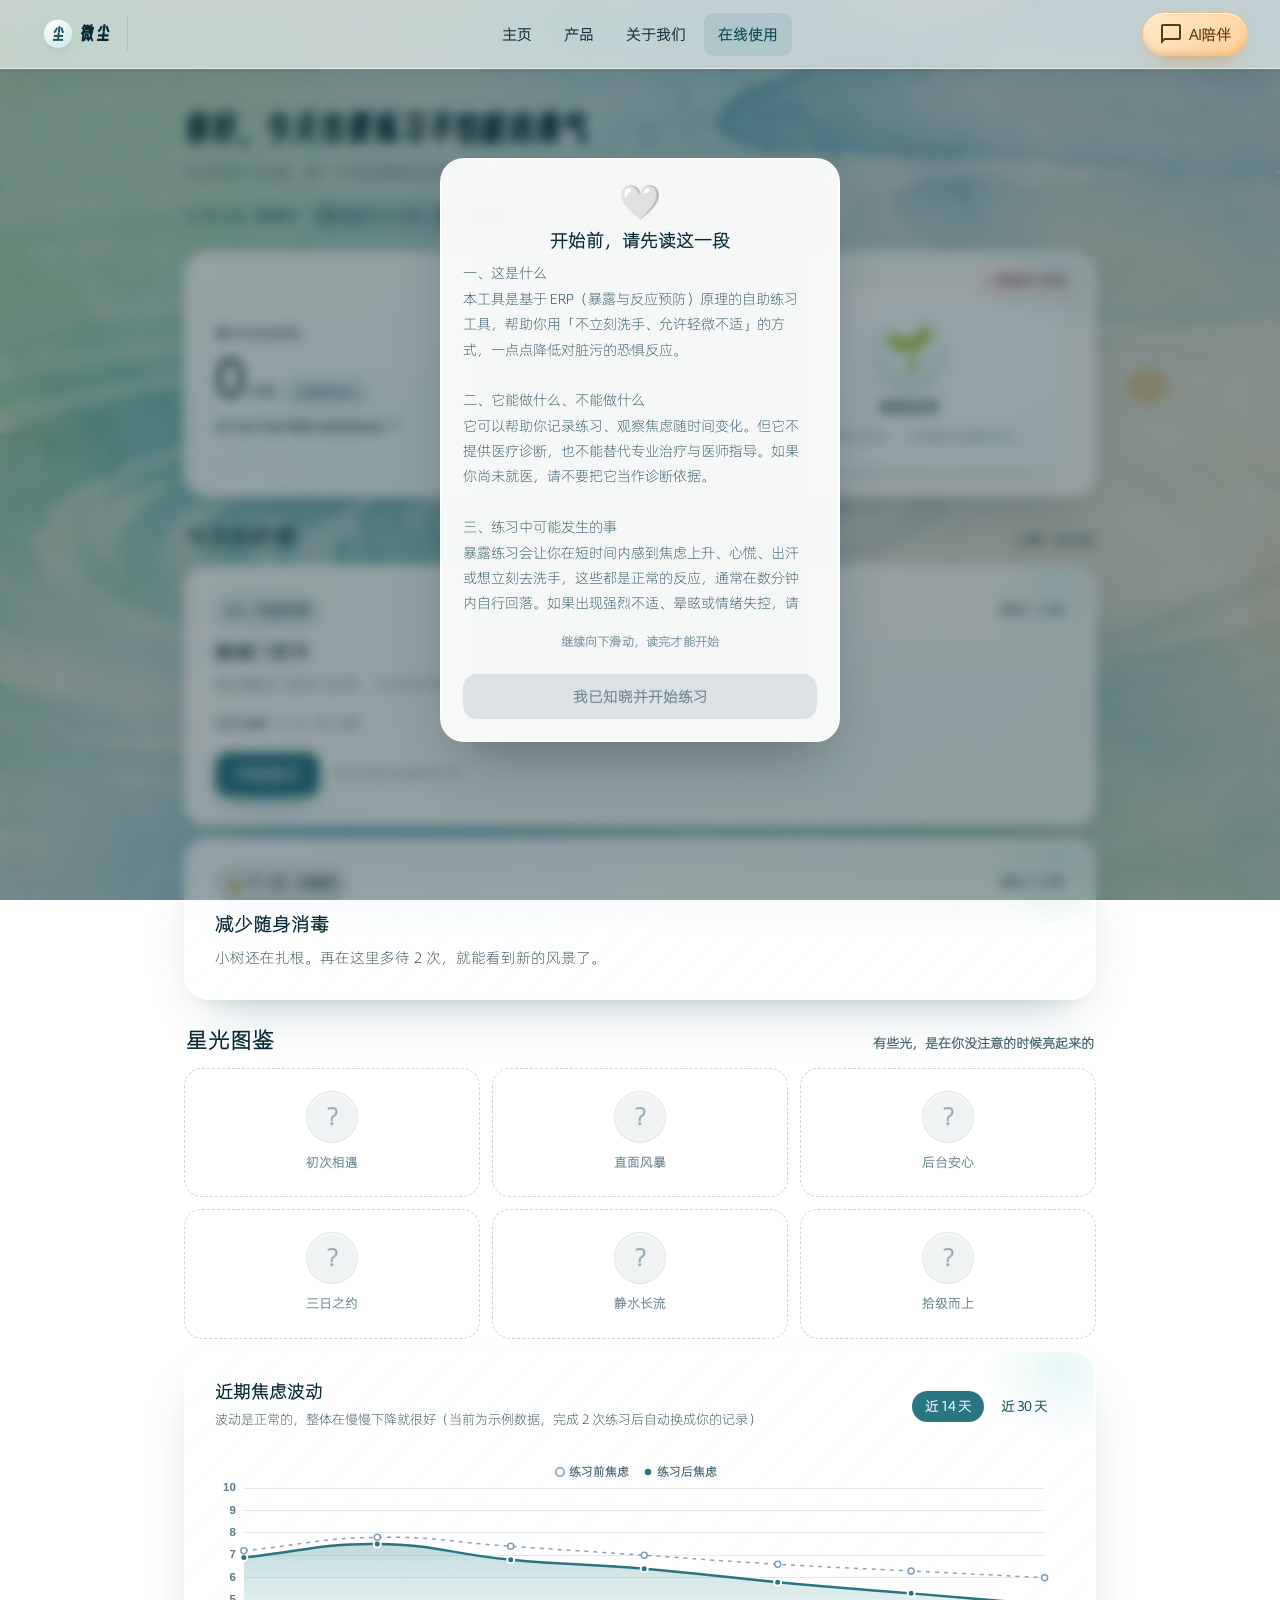
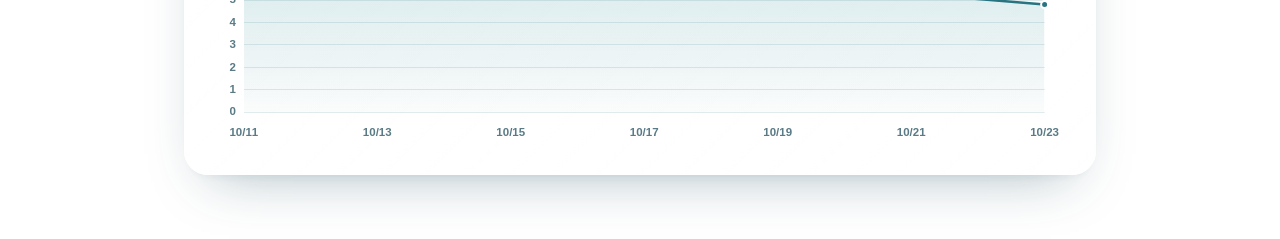
<file: training.html>
<!DOCTYPE html>
<html lang="zh-CN">
<head>
  <meta charset="UTF-8" />
  <meta name="viewport" content="width=device-width, initial-scale=1.0" />
  <title>微尘干预平台 · 自助训练</title>
  <link rel="icon" href="data:image/svg+xml,%3Csvg xmlns='http://www.w3.org/2000/svg' viewBox='0 0 64 64'%3E%3Ccircle cx='32' cy='32' r='30' fill='%23287480'/%3E%3Cpath d='M32 14c11 0 19 7 19 19-11 0-19-8-19-19z' fill='%23eaf7f7'/%3E%3C/svg%3E" />
  <script src="libs/chart.umd.min.js"></script>
  <link rel="stylesheet" href="libs/material-symbols.css">

  <style>
    /* ========== 字体：保持原文件引入，不做任何改动 ========== */
    @font-face { font-family: "AliPuHui"; src: url("fonts/alipuhui.woff2") format("woff2"); font-display: swap; }
    @font-face { font-family: "SmileySans"; src: url("fonts/smileysans.woff2") format("woff2"); font-display: swap; }
    @font-face { font-family: "SlideYouran"; src: url("fonts/slideyouran-Regular.ttf") format("truetype"); font-display: swap; }

    /* ========== 设计变量 ========== */
    :root {
      --brand: #287480;
      --brand-deep: #1f5c66;
      --ink: #062a35;
      --title: #062a35;
      --ink-2: #0d3b4a;
      --meta: #3a5b66;

      --glass: rgba(255, 255, 255, 0.92);
      --blur: blur(22px) saturate(155%);
      --line: 1px solid rgba(255, 255, 255, 0.96);

      --sh: 0 20px 46px -20px rgba(23, 70, 88, 0.22),
            0 3px 10px -6px rgba(23, 70, 88, 0.12),
            inset 0 1px 0 rgba(255, 255, 255, 0.98),
            inset 0 -14px 26px -22px rgba(23, 70, 88, 0.16);
      --sh-hover: 0 28px 60px -22px rgba(23, 70, 88, 0.30),
                  0 4px 12px -6px rgba(23, 70, 88, 0.14),
                  inset 0 1px 0 rgba(255, 255, 255, 1),
                  inset 0 -14px 26px -22px rgba(23, 70, 88, 0.18);

      --r-xl: 24px;
      --r-lg: 18px;
      --r-md: 14px;

      --ease: cubic-bezier(.22, .8, .3, 1);
    }

    * { box-sizing: border-box; }
    html { -webkit-text-size-adjust: 100%; scroll-behavior: smooth; }
    body {
      margin: 0; padding-top: 84px; min-height: 100vh;
      font-family: "AliPuHui", "PingFang SC", "Microsoft YaHei", sans-serif;
      font-size: 16px; font-weight: 500; line-height: 1.8;
      color: var(--ink-2);
      background-image: url("主页1bg.jpg");
      background-size: cover; background-position: center; background-repeat: no-repeat; background-attachment: fixed;
      overflow-x: hidden;
      -webkit-font-smoothing: antialiased; -moz-osx-font-smoothing: grayscale;
    }
    h1, h2, h3, h4 { font-weight: 700; color: var(--ink); margin: 0; line-height: 1.35; }
    p { margin: 0; }
    a { text-decoration: none; color: inherit; }
    button { font-family: inherit; font-size: inherit; border: none; background: transparent; cursor: pointer; color: inherit; }
    input, textarea { font-family: inherit; }

    .ambient {
      position: fixed; inset: 0; pointer-events: none; z-index: 0;
      background: radial-gradient(circle at 10% 14%, rgba(150, 215, 222, 0.20), transparent 42%),
                  radial-gradient(circle at 90% 82%, rgba(255, 214, 170, 0.14), transparent 46%);
    }

    /* ========== 通用卡片 ========== */
    .card {
      background: var(--glass);
      backdrop-filter: var(--blur); -webkit-backdrop-filter: var(--blur);
      border: var(--line); border-radius: var(--r-xl);
      box-shadow: var(--sh); padding: 24px;
      transition: box-shadow .35s var(--ease), transform .35s var(--ease);
    }

    /* ========== 导航 ========== */
    .nav {
      position: fixed; top: 0; left: 0; width: 100%;
      display: flex; justify-content: space-between; align-items: center; gap: 16px;
      padding: 14px 20px;
      background: rgba(255, 255, 255, 0.86);
      backdrop-filter: blur(18px) saturate(150%); -webkit-backdrop-filter: blur(18px) saturate(150%);
      border-bottom: 1px solid rgba(255, 255, 255, 0.9);
      box-shadow: 0 8px 26px -20px rgba(23, 70, 88, 0.45);
      z-index: 99;
    }
    .nav-link-group { display: flex; align-items: center; gap: 2px; }
    .nav a {
      margin: 0 7px; font-size: 15.5px; font-weight: 600; color: #14343f;
      white-space: nowrap; flex: 0 0 auto; transition: color .25s var(--ease);
    }
    .nav a:hover { color: var(--brand); }
    .nav a.active { color: var(--brand-deep); font-weight: 700; }

    .btn-ai {
      display: inline-flex; align-items: center; gap: 6px;
      padding: 9px 14px; border-radius: 13px;
      border: 1px solid rgba(240, 186, 120, 0.75);
      background: linear-gradient(135deg, rgba(255, 236, 210, 0.95), rgba(255, 210, 160, 0.9));
      color: #5e3d0e; font-size: 15px; font-weight: 700;
      box-shadow: 0 10px 24px -16px rgba(200, 130, 50, 0.7);
      transition: transform .25s var(--ease), box-shadow .25s var(--ease);
    }
    .btn-ai:hover { transform: translateY(-2px); box-shadow: 0 14px 28px -16px rgba(200, 130, 50, 0.85); }

    .ai-window {
      position: absolute; top: calc(100% + 12px); right: 20px; width: 340px;
      background: linear-gradient(155deg, rgba(255, 253, 249, 0.97), rgba(255, 246, 236, 0.95));
      backdrop-filter: blur(24px) saturate(150%);
      border: 1px solid rgba(255, 205, 155, 0.6); border-radius: 20px;
      box-shadow: 0 24px 56px -20px rgba(200, 130, 50, 0.35);
      z-index: 100; display: flex; flex-direction: column; overflow: hidden;
      opacity: 0; visibility: hidden; transform: translateY(-10px) scale(.96); transform-origin: top right;
      transition: opacity .28s var(--ease), transform .34s var(--ease), visibility .34s;
    }
    .ai-window.show { opacity: 1; visibility: visible; transform: none; }
    .ai-head {
      display: flex; align-items: center; gap: 8px; padding: 13px 16px;
      background: linear-gradient(135deg, rgba(255, 219, 174, 0.95), rgba(255, 198, 132, 0.92));
      color: #6f4715; font-weight: 700; font-size: 15px;
    }
    .ai-head .close { margin-left: auto; font-size: 20px; cursor: pointer; line-height: 1; }
    .ai-body { padding: 14px 16px 16px; }
    .ai-intro { font-size: 14.5px; color: #46300f; font-weight: 500; margin-bottom: 10px; }
    .ai-messages { display: flex; flex-direction: column; gap: 8px; margin-bottom: 10px; max-height: 190px; overflow-y: auto; }
    .ai-bubble { max-width: 86%; padding: 9px 13px; border-radius: 14px; font-size: 14.5px; line-height: 1.7; word-break: break-word; }
    .ai-bubble.user { align-self: flex-end; background: rgba(255, 208, 152, 0.95); color: #4f310c; }
    .ai-bubble.bot { align-self: flex-start; background: rgba(255, 255, 255, 0.95); border: 1px solid rgba(255, 200, 150, 0.55); color: #46300f; }
    #aiMoodInput {
      width: 100%; min-height: 76px; padding: 11px 13px; border-radius: 13px;
      border: 1px solid rgba(255, 200, 150, 0.6); background: rgba(255, 255, 255, 0.94);
      outline: none; font-size: 16px; color: #3d2a10; font-weight: 500; resize: vertical;
    }
    #aiMoodInput::placeholder { color: #6b5a3f; opacity: 1; font-weight: 500; }
    .btn-send { width: 100%; margin-top: 10px; padding: 11px; border-radius: 13px;
      background: linear-gradient(135deg, #ffcd91, #ffa858); color: #4d2f0a; font-weight: 700; font-size: 15.5px; }

    /* ========== 容器 / 视图 ========== */
    .wrap { position: relative; z-index: 1; max-width: 960px; margin: 0 auto; padding: 8px 16px 56px; }
    .view { animation: viewIn .5s var(--ease); }
    @keyframes viewIn { from { opacity: 0; transform: translateY(12px); } to { opacity: 1; transform: none; } }
    .hidden { display: none !important; }

    .page-head { margin-bottom: 18px; }
    .page-head h1 {
      font-family: "SmileySans", sans-serif; font-weight: 800;
      font-size: clamp(23px, 5.8vw, 32px); letter-spacing: 1px;
      color: var(--title, #062a35);
      text-shadow: none;
    }
    .page-head p { margin-top: 8px; font-size: 15.5px; color: var(--ink-2); font-weight: 500; }
    .date-line { display: flex; flex-wrap: wrap; align-items: center; gap: 10px; margin-top: 12px; }
    .date-line span { font-size: 14px; color: var(--meta); font-weight: 600; }

    .pill {
      display: inline-flex; align-items: center; gap: 5px;
      padding: 5px 12px; border-radius: 999px;
      background: rgba(40, 116, 128, 0.14); color: #103f4a;
      font-size: 13px; font-weight: 700; letter-spacing: .2px; white-space: nowrap;
    }
    .pill-lock { background: rgba(42, 74, 85, 0.14); color: #284350; }

    /* ========== 数据看板 ========== */
    .dashboard { display: grid; gap: 14px; grid-template-columns: 1fr 1fr; margin-bottom: 16px; }
    .m-label { font-size: 14.5px; font-weight: 700; color: var(--meta); letter-spacing: .2px; }
    .m-num { display: flex; align-items: baseline; gap: 5px; margin-top: 2px; flex-wrap: wrap; }
    .m-num b { font-size: clamp(38px, 10vw, 52px); font-weight: 800; color: #062a35; letter-spacing: -1.5px; line-height: 1.15; }
    .m-num small { font-size: 15px; font-weight: 700; color: var(--meta); }
    .m-live { font-size: 12.5px; font-weight: 700; color: #2a6a72; letter-spacing: .3px; padding: 3px 8px; border-radius: 999px; background: rgba(40, 116, 128, 0.12); }
    .m-hint {
      margin-top: 8px; font-size: 13.5px; font-weight: 600; color: var(--meta);
      line-height: 1.7; letter-spacing: .2px;
    }
    .tree-box {
      grid-column: 1 / -1; display: flex; align-items: center; gap: 14px;
      padding: 16px; border-radius: var(--r-lg);
      background: linear-gradient(155deg, rgba(255, 255, 255, 0.95), rgba(236, 249, 249, 0.92));
      border: 1px solid rgba(255, 255, 255, 0.96);
      box-shadow: inset 0 1px 0 #fff, 0 12px 26px -20px rgba(23, 70, 88, 0.4);
    }
    .tree-orb {
      flex: 0 0 auto; width: 64px; height: 64px; border-radius: 50%;
      display: grid; place-items: center;
      background: radial-gradient(circle at 50% 32%, #ffffff, #d9f0f0 78%);
      box-shadow: 0 12px 24px -14px rgba(23, 70, 88, 0.45), inset 0 1px 0 #fff, inset 0 -6px 12px -8px rgba(40, 116, 128, 0.25);
      transform-origin: 60% 90%;
    }
    .tree-orb.pop { animation: treePop .72s var(--ease); }
    @keyframes treePop {
      0% { transform: scale(.62); opacity: .35; }
      55% { transform: scale(1.16); opacity: 1; }
      78% { transform: scale(.96); }
      100% { transform: scale(1); }
    }
    .tree-icon { font-size: 34px; line-height: 1; }
    .tree-text b { display: block; font-size: 15.5px; color: var(--ink); font-weight: 700; }
    .tree-text span { font-size: 14px; color: #3a5b66; font-weight: 500; }

    /* ========== 阶梯 ========== */
    .section-head { display: flex; align-items: baseline; justify-content: space-between; gap: 12px; margin: 26px 2px 12px; flex-wrap: wrap; }
    .section-head h2 { font-size: clamp(19px, 4.6vw, 22px); }
    .section-head .sub { font-size: 13.5px; color: var(--meta); font-weight: 600; }

    .ladder { display: grid; gap: 12px; }
    .stage-current {
      background: linear-gradient(160deg, rgba(255, 255, 255, 0.98), rgba(242, 252, 252, 0.94));
      border: 1.5px solid rgba(40, 116, 128, 0.45);
      box-shadow: var(--sh), 0 0 0 4px rgba(40, 116, 128, 0.07);
    }
    .stage-locked { background: rgba(255, 255, 255, 0.86); border: 1px dashed rgba(42, 74, 85, 0.24); box-shadow: none; opacity: .9; }
    .stage-top { display: flex; align-items: center; justify-content: space-between; gap: 10px; flex-wrap: wrap; }
    .stage h3 { font-size: 19px; margin-top: 12px; }
    .stage p { margin-top: 6px; font-size: 15px; color: var(--ink-2); font-weight: 500; }
    .stage-meta { font-size: 13.5px; color: #3a5b66; font-weight: 600; }
    .stage-foot { display: flex; align-items: center; gap: 12px; margin-top: 16px; flex-wrap: wrap; }
    .stage-foot .hint { font-size: 13.5px; color: #3a5b66; font-weight: 500; }

    .pdots { display: inline-flex; align-items: center; gap: 7px; }
    .pdot {
      width: 11px; height: 11px; border-radius: 50%;
      background: rgba(40, 116, 128, 0.16);
      border: 1px solid rgba(40, 116, 128, 0.3);
      transition: background .35s var(--ease), box-shadow .35s var(--ease), transform .35s var(--ease);
    }
    .pdot.on {
      background: var(--brand); border-color: var(--brand);
      box-shadow: 0 0 0 3px rgba(40, 116, 128, 0.18);
      transform: scale(1.05);
    }
    .stage-progress { display: flex; align-items: center; gap: 10px; margin-top: 14px; flex-wrap: wrap; }
    .sp-label { font-size: 13px; font-weight: 600; color: #3a5b66; letter-spacing: .3px; }
    .sp-text { font-size: 12.5px; font-weight: 700; color: #1f5c66; }

    /* ========== 按钮 ========== */
    .btn-primary {
      display: inline-flex; align-items: center; justify-content: center; gap: 6px;
      padding: 12px 22px; border-radius: var(--r-md);
      background: linear-gradient(135deg, #2a7784, var(--brand));
      color: #fff; font-size: 15.5px; font-weight: 700; letter-spacing: .3px;
      box-shadow: 0 12px 24px -14px rgba(40, 116, 128, 0.85);
      transition: transform .22s var(--ease), box-shadow .22s var(--ease);
    }
    .btn-primary:hover { transform: translateY(-2px); box-shadow: 0 18px 30px -14px rgba(40, 116, 128, 1); }
    .btn-primary:active { transform: translateY(0) scale(.985); }
    .btn-ghost {
      display: inline-flex; align-items: center; justify-content: center; gap: 6px;
      padding: 11px 20px; border-radius: var(--r-md);
      background: rgba(255, 255, 255, 0.86); border: 1px solid rgba(40, 116, 128, 0.28);
      color: #14495a; font-size: 15px; font-weight: 700;
      transition: transform .22s var(--ease), background .22s var(--ease);
    }
    .btn-ghost:hover { background: #fff; transform: translateY(-1px); }

    /* ========== 星光图鉴 ========== */
    .atlas { display: grid; grid-template-columns: repeat(2, 1fr); gap: 10px; }
    .tile {
      border-radius: var(--r-lg); padding: 18px 10px; text-align: center;
      background: rgba(255, 255, 255, 0.9);
      border: 1px dashed rgba(20, 73, 90, 0.22);
      backdrop-filter: blur(10px);
      transition: transform .3s var(--ease), background .3s var(--ease), box-shadow .3s var(--ease);
    }
    .tile-orb {
      width: 46px; height: 46px; margin: 0 auto; border-radius: 50%;
      display: grid; place-items: center;
      background: rgba(13, 59, 74, 0.06);
      border: 1px solid rgba(13, 59, 74, 0.08);
      box-shadow: inset 0 1px 2px rgba(255, 255, 255, 0.9);
      transition: transform .35s var(--ease), background .35s var(--ease);
    }
    .tile-icon { font-size: 22px; line-height: 1; color: rgba(13, 59, 74, 0.4); font-weight: 700; }
    .tile-name { margin-top: 8px; font-size: 13px; font-weight: 600; color: #3a5b66; }
    .tile.on {
      background: linear-gradient(160deg, rgba(255, 255, 255, 0.98), rgba(240, 251, 251, 0.95));
      border: 1px solid rgba(255, 255, 255, 0.98);
      box-shadow: var(--sh);
    }
    .tile.on .tile-orb {
      background: radial-gradient(circle at 50% 32%, #ffffff, #dcf1f1 78%);
      box-shadow: 0 10px 20px -12px rgba(23, 70, 88, 0.45), inset 0 1px 0 #fff;
      transform: scale(1.04);
    }
    .tile.on .tile-icon { color: var(--ink); }
    .tile.on .tile-name { color: #14495a; font-weight: 700; }
    .tile.on:hover { transform: translateY(-3px); box-shadow: var(--sh-hover); }
    .tile-cond { margin-top: 4px; font-size: 11.5px; color: var(--meta); line-height: 1.45; }
    .tile:not(.on) .tile-name { color: #6d8a93; font-weight: 600; }
    .atlas-row { padding: 10px 0; border-bottom: 1px dashed rgba(20, 73, 90, 0.14); }
    .atlas-row:last-child { border-bottom: 0; }
    .atlas-row-main { font-size: 15px; font-weight: 700; color: #14495a; }
    .atlas-row.locked .atlas-row-main { color: #6d8a93; font-weight: 600; }
    .atlas-cond { margin-top: 3px; font-size: 12.5px; color: var(--meta); line-height: 1.5; }

    /* ========== 图表 ========== */
    .chart-card { margin-top: 12px; }
    .chart-head { display: flex; align-items: center; justify-content: space-between; gap: 12px; flex-wrap: wrap; }
    .chart-head h3 { font-size: 18px; }
    .chart-head p { font-size: 13.5px; color: var(--meta); font-weight: 600; margin-top: 4px; }
    .seg { display: inline-flex; gap: 4px; padding: 4px; border-radius: 999px; background: rgba(255, 255, 255, 0.72); border: 1px solid rgba(255, 255, 255, 0.9); }
    .seg button { padding: 6px 13px; border-radius: 999px; font-size: 13.5px; font-weight: 700; color: #14495a; }
    .seg button.on { background: linear-gradient(135deg, #2a7784, var(--brand)); color: #fff; }
    .chart-box { margin-top: 14px; height: 260px; position: relative; }
    .chart-fallback { display: none; padding: 26px 8px; font-size: 14px; color: var(--ink-2); font-weight: 500; text-align: center; }

    /* ========== 练习页 ========== */
    .practice-head { text-align: center; margin-bottom: 18px; }
    .practice-head h2 { font-family: "SmileySans", sans-serif; font-weight: 800; font-size: clamp(21px, 5.2vw, 28px); margin-top: 12px; }
    .practice-head p { margin-top: 6px; font-size: 15px; color: var(--ink-2); font-weight: 500; }

    .ring-card { text-align: center; }
    .ring {
      width: 240px; height: 240px; margin: 0 auto; border-radius: 50%;
      display: flex; flex-direction: column; align-items: center; justify-content: center;
      background: rgba(255, 255, 255, 0.9);
      border: 8px solid rgba(255, 255, 255, 0.7);
      box-shadow: 0 0 0 1px rgba(40, 116, 128, 0.14), 0 0 44px rgba(40, 116, 128, 0.16);
    }
    #clock { font-size: 44px; font-weight: 700; color: var(--ink); letter-spacing: -1px; font-variant-numeric: tabular-nums; }
    #clockHint { margin-top: 6px; font-size: 14px; font-weight: 600; color: #1d5b63; }
    .ring-actions { display: flex; gap: 14px; margin-top: 16px; }
    .round {
      width: 46px; height: 46px; border-radius: 50%; display: grid; place-items: center;
      background: rgba(255, 255, 255, 0.9); border: 1px solid rgba(40, 116, 128, 0.22);
      color: #14495a; font-size: 17px; font-weight: 700;
      transition: transform .2s var(--ease);
    }
    .round:hover { transform: translateY(-2px); }
    .round.primary {
      width: 54px; height: 54px; font-size: 19px;
      background: linear-gradient(135deg, #2a7784, var(--brand)); color: #fff;
      box-shadow: 0 12px 22px -12px rgba(40, 116, 128, 0.9); border: none;
    }
    .hint-bubble {
      margin: 18px auto 0; max-width: 440px; padding: 12px 16px; border-radius: 14px;
      background: rgba(236, 250, 250, 0.97); border: 1px solid rgba(40, 116, 128, 0.16);
      color: #14495a; font-size: 14px; font-weight: 500; line-height: 1.7;
      opacity: 0; transform: translateY(10px);
      transition: opacity .5s var(--ease), transform .5s var(--ease);
      box-shadow: 0 14px 28px -20px rgba(23, 70, 88, 0.5);
    }
    .hint-bubble.show { opacity: 1; transform: none; }
    .hint-bubble .caret {
      display: inline-block; width: 2px; height: 1em; margin-left: 2px;
      background: var(--brand); vertical-align: -2px;
      animation: caretBlink .9s steps(1) infinite;
    }
    @keyframes caretBlink { 0%, 49% { opacity: 1; } 50%, 100% { opacity: 0; } }

    .score-row { display: flex; align-items: flex-end; justify-content: space-between; gap: 12px; }
    .score { font-size: 46px; font-weight: 700; color: var(--brand-deep); line-height: 1; }
    .score-label { text-align: right; font-size: 13.5px; color: var(--meta); font-weight: 600; }
    input[type="range"] {
      -webkit-appearance: none; appearance: none; width: 100%; height: 12px;
      margin: 20px 0 0; border-radius: 999px;
      background: linear-gradient(90deg, rgba(127, 208, 216, 0.45), var(--brand)); outline: none;
    }
    input[type="range"]::-webkit-slider-thumb {
      -webkit-appearance: none; width: 28px; height: 28px; border-radius: 50%;
      background: #fff; border: 4px solid var(--brand);
      box-shadow: 0 6px 14px -4px rgba(40, 116, 128, 0.55);
      cursor: pointer; transition: transform .15s var(--ease);
    }
    input[type="range"]::-webkit-slider-thumb:hover { transform: scale(1.08); }
    input[type="range"]::-moz-range-thumb { width: 24px; height: 24px; border-radius: 50%; background: #fff; border: 4px solid var(--brand); cursor: pointer; }
    .ticks { display: flex; justify-content: space-between; margin-top: 10px; font-size: 13px; font-weight: 600; color: var(--meta); }
    .anxiety-note { margin-top: 12px; font-size: 14px; color: var(--ink-2); font-weight: 500; }
    .anxiety-actions { display: flex; gap: 10px; margin-top: 18px; flex-wrap: wrap; }
    .anxiety-actions .btn-primary { flex: 1 1 200px; }

    .music-card { margin-top: 14px; }
    .music-title { display: flex; align-items: center; gap: 10px; flex-wrap: wrap; margin-top: 12px; }
    .music-title h3 { font-size: 18px; }
    #feelingInput {
      width: 100%; margin-top: 14px; padding: 13px 15px; border-radius: var(--r-md);
      background: rgba(255, 255, 255, 0.94); border: 1px solid rgba(40, 116, 128, 0.22);
      color: var(--ink); font-size: 16px; font-weight: 500; line-height: 1.7;
      outline: none; resize: vertical;
    }
    #feelingInput:focus { border-color: var(--brand); box-shadow: 0 0 0 3px rgba(40, 116, 128, 0.12); }
    .chips { display: flex; flex-wrap: wrap; gap: 8px; margin-top: 10px; }
    .chip {
      padding: 7px 13px; border-radius: 999px; font-size: 13.5px; font-weight: 600;
      background: rgba(40, 116, 128, 0.1); color: #14495a; border: 1px solid rgba(40, 116, 128, 0.16);
    }
    .chip:hover { background: rgba(40, 116, 128, 0.18); }

    .noise-block { margin-top: 18px; padding: 16px; border-radius: var(--r-lg); background: rgba(244, 252, 252, 0.9); border: 1px solid rgba(255, 255, 255, 0.95); }
    .noise-title { font-size: 13.5px; font-weight: 700; color: #14495a; }
    .noise-row { display: grid; grid-template-columns: repeat(2, 1fr); gap: 8px; margin-top: 10px; }
    .noise {
      display: flex; align-items: center; justify-content: center; gap: 6px;
      padding: 10px 8px; border-radius: 12px; font-size: 14px; font-weight: 600;
      background: rgba(255, 255, 255, 0.94); border: 1px solid rgba(40, 116, 128, 0.18);
      color: #14495a; transition: 0.22s var(--ease);
    }
    .noise:hover { transform: translateY(-2px); border-color: rgba(40, 116, 128, 0.4); }
    .noise.on {
      background: rgba(40, 116, 128, 0.92); color: #fff; border-color: transparent;
      animation: noisePulse 2.4s ease-in-out infinite;
    }
    @keyframes noisePulse {
      0%, 100% { box-shadow: 0 0 0 0 rgba(40, 116, 128, 0.34); }
      50% { box-shadow: 0 0 0 9px rgba(40, 116, 128, 0); }
    }
    .noise-status { margin-top: 10px; font-size: 13.5px; font-weight: 600; color: #3a5b66; }

    .gen-row { display: flex; align-items: center; gap: 10px; flex-wrap: wrap; margin-top: 16px; }
    .quota {
      font-size: 12.5px; font-weight: 700; color: #7a4f14;
      background: rgba(255, 226, 190, 0.95); border: 1px solid rgba(240, 186, 120, 0.7);
      padding: 5px 10px; border-radius: 999px;
    }

    .gen-box { margin-top: 16px; padding: 22px 16px; border-radius: var(--r-lg); text-align: center;
      background: rgba(246, 253, 253, 0.94); border: 1px solid rgba(255, 255, 255, 0.95); }
    .wave { display: flex; align-items: flex-end; justify-content: center; gap: 5px; height: 84px; }
    .wave i { display: block; width: 9px; border-radius: 5px 5px 2px 2px; background: linear-gradient(to top, #4bb3ae, #8fdcd6); animation: waveUp 1.1s ease-in-out infinite; transform-origin: bottom; }
    @keyframes waveUp { 0%, 100% { transform: scaleY(.55); } 50% { transform: scaleY(1); } }
    .gen-title { margin-top: 16px; font-size: 17px; font-weight: 700; color: var(--ink); }
    .gen-sub { margin-top: 4px; font-size: 13.5px; color: var(--meta); font-weight: 500; }
    .steps { display: flex; justify-content: center; gap: 10px; margin-top: 16px; }
    .step { width: 26px; height: 26px; border-radius: 50%; display: grid; place-items: center; font-size: 12px; font-weight: 700; }
    .step.done { background: var(--brand); color: #fff; }
    .step.now { background: rgba(40, 116, 128, 0.18); color: #14495a; border: 2px solid var(--brand); }
    .step.wait { background: rgba(40, 116, 128, 0.08); color: #3a7a63; }

    .player { margin-top: 16px; padding: 22px 16px; border-radius: var(--r-lg); text-align: center;
      background: rgba(246, 253, 253, 0.94); border: 1px solid rgba(255, 255, 255, 0.95); }
    .player-icon { width: 58px; height: 58px; margin: 0 auto; border-radius: 16px; display: grid; place-items: center;
      font-size: 26px; background: #fff; border: 1px solid #fff; box-shadow: 0 8px 18px -10px rgba(23, 70, 88, 0.4); }
    .player h4 { margin-top: 12px; font-size: 17px; font-weight: 700; color: var(--ink); }
    .player p { margin-top: 4px; font-size: 13.5px; color: var(--meta); font-weight: 500; }
    .bar { height: 8px; margin-top: 16px; border-radius: 999px; background: rgba(40, 116, 128, 0.14); overflow: hidden; }
    .bar i { display: block; height: 100%; width: 3%; border-radius: 999px; background: linear-gradient(90deg, #4bb3ae, var(--brand)); }
    .player-times { display: flex; justify-content: space-between; margin-top: 6px; font-size: 12.5px; font-weight: 600; color: var(--meta); }
    .player-actions { display: flex; justify-content: center; gap: 14px; margin-top: 16px; }

    .practice-foot { margin-top: 22px; text-align: center; display: flex; align-items: center; justify-content: center; gap: 12px; flex-wrap: wrap; }
    .btn-reset {
      padding: 9px 14px; border-radius: 12px;
      background: rgba(255, 255, 255, 0.72);
      border: 1px solid rgba(42, 74, 85, 0.18);
      color: #4a5f66; font-size: 13px; font-weight: 600;
      transition: background .25s var(--ease), color .25s var(--ease), transform .25s var(--ease);
    }
    .btn-reset:hover { background: rgba(255, 255, 255, 0.95); color: #7a3b45; transform: translateY(-1px); }

    /* ========== 弹窗 / Toast ========== */
    .mask {
      position: fixed; inset: 0; z-index: 999; display: flex; align-items: center; justify-content: center;
      padding: 20px; background: rgba(16, 38, 46, 0.42); backdrop-filter: blur(6px);
      opacity: 0; visibility: hidden; transition: .3s var(--ease);
    }
    .mask.show { opacity: 1; visibility: visible; }
    .modal {
      width: 100%; max-width: 400px; max-height: 86vh; overflow-y: auto;
      background: rgba(255, 255, 255, 0.95); backdrop-filter: blur(24px);
      border: 1px solid rgba(255, 255, 255, 0.98); border-radius: var(--r-xl);
      box-shadow: 0 30px 60px -20px rgba(16, 38, 46, 0.4);
      padding: 26px 22px 22px; text-align: center;
      transform: translateY(16px) scale(.96); transition: .3s var(--ease);
    }
    .mask.show .modal { transform: none; }
    .modal-icon { font-size: 34px; line-height: 1; }
    .modal h3 { margin-top: 10px; font-size: 18px; }
    .modal p { margin-top: 8px; font-size: 14.5px; color: var(--ink-2); font-weight: 500; line-height: 1.75; text-align: left; white-space: pre-line; }
    .modal p.scroll {
      max-height: 40vh; overflow-y: auto; padding-right: 10px;
      -webkit-overflow-scrolling: touch;
      scrollbar-width: thin; scrollbar-color: rgba(40, 116, 128, 0.35) transparent;
    }
    .modal p.scroll::-webkit-scrollbar { width: 6px; }
    .modal p.scroll::-webkit-scrollbar-thumb { background: rgba(40, 116, 128, 0.32); border-radius: 999px; }
    .scroll-hint {
      display: none; margin-top: 10px; font-size: 12.5px; font-weight: 600;
      color: #7b959e; text-align: center; letter-spacing: .2px;
    }
    .scroll-hint.show { display: block; }
    .modal-actions { display: flex; flex-direction: column; gap: 10px; margin-top: 20px; }
    .mbtn { width: 100%; padding: 12px; border-radius: var(--r-md); font-size: 15px; font-weight: 700; transition: transform .2s var(--ease), box-shadow .25s var(--ease), background .25s var(--ease); }
    .mbtn.primary { background: linear-gradient(135deg, #2a7784, var(--brand)); color: #fff; box-shadow: 0 12px 24px -14px rgba(40, 116, 128, 0.9); }
    .mbtn.primary:disabled {
      background: rgba(42, 74, 85, 0.13); color: #6b8791;
      box-shadow: none; cursor: not-allowed;
    }
    .mbtn.primary:not(:disabled):hover { transform: translateY(-2px); box-shadow: 0 18px 30px -14px rgba(40, 116, 128, 1); }
    .mbtn.ghost { background: rgba(255, 255, 255, 0.9); border: 1px solid rgba(40, 116, 128, 0.24); color: #14495a; }

    .toast {
      position: fixed; left: 50%; top: 78px; z-index: 1000;
      transform: translate(-50%, -12px);
      padding: 11px 18px; border-radius: 999px;
      background: rgba(13, 59, 74, 0.94); color: #fff;
      font-size: 14px; font-weight: 600;
      box-shadow: 0 14px 30px -14px rgba(13, 59, 74, 0.7);
      opacity: 0; pointer-events: none;
      transition: opacity .3s var(--ease), transform .3s var(--ease);
      max-width: calc(100vw - 32px); text-align: center;
    }
    .toast.show { opacity: 1; transform: translate(-50%, 0); }

    /* ========== 响应式（先窄屏，再宽屏展开） ========== */
    @media (min-width: 640px) {
      body { padding-top: 92px; font-size: 16px; }
      .wrap { padding: 16px 24px 64px; }
      .nav { padding: 16px 32px; }
      .nav a { font-size: 16px; margin: 0 10px; }
      .dashboard { grid-template-columns: 1fr 1fr 1.25fr; gap: 20px; align-items: center; }
      .tree-box { grid-column: auto; flex-direction: column; text-align: center; gap: 8px; }
      .tree-orb { width: 76px; height: 76px; }
      .tree-icon { font-size: 40px; }
      .tile-orb { width: 52px; height: 52px; }
      .tile-icon { font-size: 24px; }
      .card { padding: 28px 30px; }
      .atlas { grid-template-columns: repeat(3, 1fr); gap: 12px; }
      .tile { padding: 22px 12px; }
      .noise-row { grid-template-columns: repeat(4, 1fr); }
      .ring { width: 300px; height: 300px; }
      #clock { font-size: 56px; }
      .chart-box { height: 300px; }
      .modal-actions { flex-direction: row; }
      .modal-actions .mbtn { flex: 1; }
    }
    @media (max-width: 380px) {
      .nav a { font-size: 14px; margin: 0 4px; }
      .btn-ai { padding: 8px 10px; font-size: 14px; }
      .dashboard { grid-template-columns: 1fr; }
      .tree-box { grid-column: 1 / -1; }
    }
  
    /* ================================================================
       全局界面层（四页统一注入）
       阅读进度条 / 悬浮胶囊导航 / 厚毛玻璃材质 / 滚动揭示
       ================================================================ */
    :root {
      --ui-brand: #287480;
      --ui-brand-deep: #1f5c66;
      --ui-title: #062a35;
      --ui-body: #14313a;
      --ui-sub: #3a5b66;
      --ui-glass: linear-gradient(135deg, rgba(255, 255, 255, 0.90), rgba(255, 255, 255, 0.78));
      --ui-border: 1px solid rgba(255, 255, 255, 0.9);
      --ui-shadow: 0 24px 54px -26px rgba(23, 70, 88, 0.38), 0 6px 16px -12px rgba(23, 70, 88, 0.20), inset 0 2px 4px rgba(255, 255, 255, 0.9);
      --ui-ease: cubic-bezier(0.22, 0.8, 0.3, 1);
    }

    /* ---------- 顶部阅读进度条 ---------- */
    #readProgress {
      position: fixed; top: 0; left: 0; height: 4px; width: 0;
      background: linear-gradient(90deg, #2a7784, #4fb2ae 55%, #8fdcd6);
      border-radius: 0 999px 999px 0;
      box-shadow: 0 1px 8px rgba(40, 116, 128, 0.45);
      z-index: 1400; pointer-events: none;
      transition: width .1s linear;
    }

    /* ---------- 悬浮胶囊导航 ---------- */
    .nav {
      position: fixed !important;
      top: 12px !important; left: 50% !important; right: auto !important;
      width: auto !important; max-width: calc(100vw - 24px);
      transform: translateX(-50%);
      display: flex !important; align-items: center; gap: 6px;
      padding: 8px 10px 8px 14px !important;
      background: var(--ui-glass) !important;
      backdrop-filter: blur(24px) saturate(150%) !important;
      -webkit-backdrop-filter: blur(24px) saturate(150%) !important;
      border: 1px solid rgba(255, 255, 255, 0.92) !important;
      border-radius: 999px !important;
      box-shadow: 0 20px 46px -24px rgba(23, 70, 88, 0.45), 0 4px 12px -8px rgba(23, 70, 88, 0.22), inset 0 2px 4px rgba(255, 255, 255, 0.95) !important;
      z-index: 1200 !important;
    }
    .nav-brand {
      display: inline-flex; align-items: center; gap: 8px;
      padding: 2px 12px 2px 2px; margin-right: 2px;
      text-decoration: none; border-right: 1px solid rgba(40, 116, 128, 0.16);
    }
    .nav-brand .nb-mark {
      width: 28px; height: 28px; border-radius: 50%;
      display: grid; place-items: center;
      background: radial-gradient(circle at 35% 28%, #ffffff, #d5eeee 72%);
      color: #1b5561; font-size: 15px; font-weight: 700;
      font-family: "SmileySans", "AliPuHui", sans-serif;
      box-shadow: inset 0 1px 0 #fff, 0 8px 16px -10px rgba(23, 70, 88, 0.55);
    }
    .nav-brand .nb-name {
      font-family: "SmileySans", "AliPuHui", sans-serif;
      font-size: 17px; font-weight: 700; letter-spacing: 1.5px; color: #062a35;
    }
    .nav .nav-link-group { display: flex; align-items: center; gap: 0; }
    .nav .nav-link-group a {
      position: relative; margin: 0 2px !important; padding: 9px 14px;
      border-radius: 999px; font-size: 15px; font-weight: 600;
      color: #14343f !important; white-space: nowrap;
      transition: color .25s var(--ui-ease), background .25s var(--ui-ease);
    }
    .nav .nav-link-group a::after {
      content: ""; position: absolute; left: 50%; right: 50%; bottom: 4px; height: 2px; border-radius: 2px;
      background: linear-gradient(90deg, #2a7784, #8fdcd6);
      transition: left .34s var(--ui-ease), right .34s var(--ui-ease);
    }
    .nav .nav-link-group a:hover { color: #062a35 !important; }
    .nav .nav-link-group a:hover::after { left: 20%; right: 20%; }
    .nav .nav-link-group a.active { color: #0a4750 !important; background: rgba(40, 116, 128, 0.12); }
    .nav .nav-link-group a.active::after { display: none; }
    .nav .btn-ai-companion, .nav .btn-ai {
      border-radius: 999px !important; padding: 9px 16px !important; min-width: 0 !important;
      border: 1px solid rgba(240, 186, 120, 0.75) !important;
      background: linear-gradient(135deg, #ffeacb, #ffcf99) !important;
      color: #5c3a0e !important; font-weight: 700 !important;
      box-shadow: 0 10px 22px -12px rgba(214, 144, 58, 0.85), inset 0 1px 0 rgba(255, 255, 255, 0.95), inset 0 -4px 8px -4px rgba(196, 124, 44, 0.45) !important;
      transition: transform .26s var(--ui-ease), box-shadow .26s var(--ui-ease) !important;
    }
    .nav .btn-ai-companion:hover, .nav .btn-ai:hover {
      transform: translateY(-2px);
      box-shadow: 0 16px 26px -12px rgba(214, 144, 58, 0.9), inset 0 1px 0 rgba(255, 255, 255, 1) !important;
    }
    .nav .btn-ai-companion:active, .nav .btn-ai:active { transform: scale(.96); }
    .ai-float-window, .ai-window { right: 0 !important; }

    /* ---------- 厚毛玻璃材质 ---------- */
    .card, .glass-card, .hero-card, .erp-main-card, .erp-item-card, .reason-text,
    .right-box, .role-card, .watercolor, .dashboard, .chart-card, .stage-current {
      background: var(--ui-glass) !important;
      backdrop-filter: blur(24px) saturate(150%) !important;
      -webkit-backdrop-filter: blur(24px) saturate(150%) !important;
      border: var(--ui-border) !important;
      box-shadow: var(--ui-shadow) !important;
    }

    /* 去同质化：顶部高光丝 + 角落柔光 */
    .card, .glass-card, .role-card, .right-box { position: relative; overflow: hidden; }
    .card::before, .glass-card::before, .right-box::before {
      content: ""; position: absolute; left: 18px; right: 18px; top: 0; height: 1px;
      background: linear-gradient(90deg, transparent, rgba(255, 255, 255, 0.95), transparent);
      pointer-events: none;
    }
    .card::after, .glass-card::after {
      content: ""; position: absolute; right: -40px; top: -60px; width: 150px; height: 150px;
      border-radius: 50%;
      background: radial-gradient(circle, rgba(143, 220, 214, 0.22), transparent 70%);
      pointer-events: none;
    }

    /* ---------- 文本 ---------- */
    body { color: var(--ui-body); }
    h1, h2, h3, h4 { color: var(--ui-title); }
    *, *::before, *::after { text-shadow: none !important; }
    .card p, .glass-card p, .hero-card p, .erp-main-card p, .erp-item-card p,
    .reason-text p, .right-box p, .role-card p { color: var(--ui-body) !important; font-weight: 500; }
    .text-emerald-700\/75, .text-emerald-700\/80, .text-emerald-700\/70,
    .text-emerald-600\/70, .text-emerald-600\/75 { color: var(--ui-body) !important; }

    /* ---------- 滚动揭示 ---------- */
    .rv { opacity: 0; transform: translateY(40px); transition: opacity .72s var(--ui-ease), transform .72s var(--ui-ease); }
    .rv.in { opacity: 1; transform: none; }
    @media (prefers-reduced-motion: reduce) { .rv { opacity: 1 !important; transform: none !important; } }

    /* ---------- 移动端导航 ---------- */
    @media (max-width: 760px) {
      .nav { top: 8px !important; gap: 2px; padding: 6px 8px 6px 10px !important; flex-wrap: nowrap !important; overflow: hidden; }
      .nav-brand { padding-right: 8px; margin-right: 0; flex: 0 0 auto; }
      .nav-brand .nb-name { display: none; }
      .nav-brand .nb-mark { width: 26px; height: 26px; font-size: 14px; }
      .nav .nav-link-group { flex: 0 1 auto; min-width: 0; flex-wrap: nowrap !important; }
      .nav .nav-link-group a { padding: 7px 9px; font-size: 13.5px; margin: 0 !important; }
      .nav .nav-link-group a:nth-child(2), .nav .nav-link-group a:nth-child(3) { display: none; }
      .nav .btn-ai-companion, .nav .btn-ai { padding: 7px 11px !important; font-size: 13px; flex: 0 0 auto; }
      .nav .btn-ai-companion .material-symbols-outlined, .nav .btn-ai .material-symbols-outlined { display: none; }
    }

    /* ========== 看板右上角重置按钮 ========== */
    .card.dashboard { position: relative; padding-top: 40px; }
    .btn-reset-top {
      position: absolute; top: 12px; right: 14px;
      display: inline-flex; align-items: center; gap: 5px;
      padding: 6px 12px; border-radius: 999px;
      font-size: 12.5px; font-weight: 700; color: #8a3b45;
      background: rgba(255, 244, 244, 0.94);
      border: 1px solid rgba(190, 110, 120, 0.35);
      box-shadow: 0 6px 14px -10px rgba(150, 80, 90, 0.55);
      transition: transform .22s var(--ui-ease), background .22s var(--ui-ease);
    }
    .btn-reset-top:hover { transform: translateY(-1px); background: #ffffff; }

    /* ================================================================
       ★★★ 最终设计系统层 Final Design System（training.html）★★★
       1. 全局暗色遮罩  2. 全宽毛玻璃导航  3. 统一 24px 卡片圆角
       4. 正文深色高对比 #10333c / 字重 500
       ================================================================ */
    :root {
      --ds-radius-card: 24px;
      --ds-overlay: rgba(10, 30, 35, 0.15);
      --ds-ink-body: #10333c;
      --ds-ink-title: #062a35;
    }
    body::before {
      content: "";
      position: fixed;
      inset: 0;
      background: var(--ds-overlay);
      pointer-events: none;
      z-index: -1;
    }
    .nav {
      position: fixed !important;
      top: 0 !important; left: 0 !important; right: 0 !important;
      width: 100% !important; max-width: 100% !important;
      transform: none !important;
      border-radius: 0 !important;
      border: none !important;
      border-bottom: 1px solid rgba(255, 255, 255, 0.55) !important;
      padding: 12px 32px !important;
      background: rgba(255, 255, 255, 0.62) !important;
      backdrop-filter: blur(20px) saturate(150%) !important;
      -webkit-backdrop-filter: blur(20px) saturate(150%) !important;
      box-shadow: 0 6px 24px -12px rgba(23, 70, 88, 0.28) !important;
      z-index: 1200 !important;
    }
    .nav-brand { border-right: 1px solid rgba(40,116,128,0.18) !important; padding: 2px 16px 2px 2px !important; }
    .nav .nav-link-group a { border-radius: 10px !important; padding: 8px 14px !important; }
    .nav .btn-ai-companion, .nav .btn-ai { border-radius: 999px !important; }
    .card, .glass-card, .right-box, .role-card, .watercolor, .dashboard,
    .chart-card, .stage-current {
      border-radius: var(--ds-radius-card) !important;
    }
    body { color: var(--ds-ink-body) !important; font-weight: 500; }
    h1, h2, h3, h4 { color: var(--ds-ink-title); font-weight: 700; }
    .card p, .glass-card p, .right-box p, .role-card p, .wrap p {
      color: var(--ds-ink-body) !important; font-weight: 500;
    }
    @media (max-width: 760px) {
      .nav { top: 0 !important; padding: 10px 14px !important; gap: 8px !important; }
      .nav-brand .nb-name { display: inline !important; }
    }
  </style>
  <script src="wc_track.js"></script>
<style>
/* ===== 三项实验：A 柔性反馈 / B 游戏化反馈 / C 无进度反馈（先导） ===== */
/* 未分组时按 A 组呈现，页面观感与改造前一致 */
#checkinCard, #atlasEntryBtn { display: none; }
body[data-arm="B"] #checkinCard { display: block; }
body[data-arm="B"] #atlasEntryBtn { display: inline-flex; }
/* C 组：只保留 ERP 任务 + 阶梯进阶 + SUDS，移除一切进度反馈 */
body[data-arm="C"] .dashboard,
body[data-arm="C"] .chart-card,
body[data-arm="C"] #atlasHead,
body[data-arm="C"] .atlas { display: none !important; }
/* B 组打卡组件 */
.checkin-row { display: flex; align-items: center; justify-content: space-between; gap: 14px; flex-wrap: wrap; }
.ck-cal { display: flex; gap: 6px; margin-top: 12px; flex-wrap: wrap; }
.ck-dot { width: 16px; height: 16px; border-radius: 50%; background: #e6ebea; display: inline-block; }
.ck-dot.on { background: #2f7d74; }
#atlasEntryBtn { cursor: pointer; border: 0; }
</style>
</head>

<body>
  <div id="readProgress"></div>
  <div class="ambient"></div>

  <header class="nav">
    <a class="nav-brand" href="home.html"><span class="nb-mark">尘</span><span class="nb-name">微尘</span></a>
    <div class="nav-link-group">
      <a href="home.html">主页</a>
      <a href="home.html#section-product">产品</a>
      <a href="home.html#section-about">关于我们</a>
      <a href="register.html" class="active">在线使用</a>
    </div>
    <button class="btn-ai" onclick="toggleAiWindow()">
      <span class="material-symbols-outlined">&#xE0CB;</span> AI陪伴
    </button>
    <div class="ai-window" id="aiWindow">
      <div class="ai-head">
        <span class="material-symbols-outlined">&#xF06C;</span>
        <strong>微尘 AI 助手</strong>
        <span class="close" onclick="toggleAiWindow()">×</span>
      </div>
      <div class="ai-body">
        <p class="ai-intro">你好，我是微尘 AI 助手。无论你想分享心情，还是需要练习陪伴，都可以在这里告诉我。</p>
        <div class="ai-messages" id="aiMessages"></div>
        <textarea id="aiMoodInput" placeholder="说说你的感受..."></textarea>
        <button class="btn-send" onclick="sendAiMood()">发送</button>
      </div>
    </div>
  </header>

  <main class="wrap">
    <!-- ================= 主页视图 ================= -->
    <section id="homeView" class="view">
      <div class="page-head">
        <h1>你好，今天也要练习不怕脏的勇气</h1>
        <p>不必和别人比较。选一个此刻愿意尝试的场景，从小到几乎没有压力的一步开始。</p>
        <div class="date-line">
          <span id="todayDate"></span>
          <span class="pill">建议练习 1–2 次，累了就休息</span>
        </div>
      </div>

      <div class="card dashboard">
        <button class="btn-reset-top" onclick="resetDemoData()" aria-label="重置演示数据">↺ 重置演示数据</button>
        <div class="metric">
          <div class="m-label">累计共处时间</div>
          <div class="m-num"><b id="mMinutes">0</b><small>分钟</small><span class="m-live">（实时同步）</span></div>
          <div class="m-hint">你已经开始学着和焦虑做朋友了</div>
        </div>
        <div class="metric">
          <div class="m-label">总练习次数</div>
          <div class="m-num"><b id="mSessions">0</b><small>次</small><span class="m-live">（实时同步）</span></div>
        </div>
        <div class="tree-box">
          <div class="tree-orb" id="treeOrb"><span class="tree-icon" id="treeIcon">🌱</span></div>
          <div class="tree-text">
            <b id="treeStage">刚刚发芽</b>
            <span>不论你何时回来，小树都在安静生长。</span>
          </div>
        </div>
      </div>

      <!-- B 组专属：每日打卡 + 连续天数（A / C 组不显示） -->
      <div class="card" id="checkinCard">
        <div class="checkin-row">
          <div>
            <div class="m-label">连续打卡</div>
            <div class="m-num"><b id="ckStreak">0</b><small>天</small></div>
            <div class="m-hint" id="ckHint">今天还没打卡</div>
          </div>
          <button class="btn-primary" id="ckBtn" onclick="checkinToday()">今日打卡</button>
        </div>
        <div class="ck-cal" id="ckCal"></div>
      </div>

      <div class="section-head">
        <h2>今天的阶梯</h2>
        <span class="sub" id="archivedText">已走过 2 阶</span>
      </div>
      <div class="ladder" id="ladderBox"></div>

      <div class="section-head" id="atlasHead">
        <h2>星光图鉴</h2>
        <span class="sub">有些光，是在你没注意的时候亮起来的</span>
        <button class="pill" id="atlasEntryBtn" onclick="openAtlas()">查看我的图鉴</button>
      </div>
      <div class="atlas" id="atlasBox"></div>

      <div class="card chart-card">
        <div class="chart-head">
          <div>
            <h3>近期焦虑波动</h3>
            <p id="chartNote">波动是正常的，整体在慢慢下降就很好</p>
          </div>
          <div class="seg">
            <button id="seg14" class="on" onclick="switchChart('14')">近 14 天</button>
            <button id="seg30" onclick="switchChart('30')">近 30 天</button>
          </div>
        </div>
        <div class="chart-box">
          <canvas id="anxietyChart"></canvas>
          <div class="chart-fallback" id="chartFallback">图表组件未加载（离线状态），练习记录仍会正常保存。</div>
        </div>
      </div>
    </section>

    <!-- ================= 练习视图 ================= -->
    <section id="practiceView" class="view hidden">
      <div class="practice-head">
        <span class="pill" id="stagePill">Lv.3 · 延迟洗手 5 分钟</span>
        <h2>和焦虑安静地待一会儿</h2>
        <p>跟随呼吸的节奏，不试图赶走它。结束后你会发现，它自己变小了。</p>
      </div>

      <div class="card ring-card">
        <div class="ring">
          <div id="clock">20:00</div>
          <p id="clockHint">准备好了就开始</p>
          <div class="ring-actions">
            <button class="round" onclick="resetTimer()" aria-label="重置计时">↺</button>
            <button class="round primary" id="btnPlay" onclick="toggleTimer()" aria-label="开始或暂停">▶</button>
          </div>
        </div>
        <div class="hint-bubble" id="hintBubble"><span id="hintText"></span><span class="caret"></span></div>
      </div>

      <div class="card" style="margin-top:14px;">
        <div class="score-row">
          <div class="score" id="scoreDisplay">6</div>
          <div class="score-label">此刻焦虑值<br><small>/ 10</small></div>
        </div>
        <input id="anxietySlider" type="range" min="0" max="10" value="6" oninput="updateScore()" />
        <div class="ticks"><span>0 平静</span><span>5 明显</span><span>10 难以忍受</span></div>
        <p class="anxiety-note">不必评判这个数字，如实滑动就好。练习结束后我们会再记录一次，看看焦虑如何自己下降。</p>
        <div class="anxiety-actions">
          <button class="btn-ghost" onclick="recordAnxiety()">记录当前焦虑</button>
          <button class="btn-primary" onclick="completeSession()">完成本次练习</button>
        </div>
      </div>

      <div class="card music-card">
        <span class="pill">AI 疗愈创作</span>
        <div class="music-title"><h3>把此刻写成一段声音</h3></div>
        <p style="margin-top:8px;">描述你现在的感受，AI 会为你生成一段专属的疗愈音乐。你可以边听边完成暴露练习。</p>

        <textarea id="feelingInput" rows="2" placeholder="试着描述你现在的感受...">说不清，就是胸口发紧</textarea>
        <div class="chips">
          <button class="chip" onclick="quickFill('觉得门把手很脏，心里发毛')">觉得门把手很脏，心里发毛</button>
          <button class="chip" onclick="quickFill('刚摸过地铁扶手，很想洗手')">刚摸过地铁扶手，很想洗手</button>
          <button class="chip" onclick="quickFill('说不清，就是胸口发紧')">说不清，就是胸口发紧</button>
        </div>

        <div class="noise-block">
          <div class="noise-title">免费白噪音（点击切换）</div>
          <div class="noise-row" id="noiseRow">
            <button class="noise" data-name="雨声">🌧️ 雨声</button>
            <button class="noise" data-name="海浪">🌊 海浪</button>
            <button class="noise" data-name="篝火">🔥 篝火</button>
            <button class="noise" data-name="轻音乐">🎹 轻音乐</button>
          </div>
          <div class="noise-status" id="noiseStatus">未播放（演示版为模拟播放状态）</div>
        </div>

        <div class="gen-row">
          <button class="btn-primary" id="genBtn" onclick="generateMusic()">✦ AI 生成专属疗愈音乐</button>
          <span class="quota" id="quotaBadge">免费配额 3/3</span>
        </div>

        <div class="gen-box hidden" id="genStepBox">
          <div class="wave" aria-hidden="true">
            <i style="height:54%;animation-delay:0s"></i><i style="height:76%;animation-delay:.1s"></i>
            <i style="height:42%;animation-delay:.2s"></i><i style="height:92%;animation-delay:.3s"></i>
            <i style="height:61%;animation-delay:.4s"></i><i style="height:84%;animation-delay:.2s"></i>
            <i style="height:47%;animation-delay:.1s"></i><i style="height:71%;animation-delay:.3s"></i>
            <i style="height:56%;animation-delay:.5s"></i><i style="height:88%;animation-delay:.15s"></i>
          </div>
          <div class="gen-title">解析焦虑的纹理…</div>
          <div class="gen-sub">微尘正在把你的感受翻译成声音，请闭上眼睛深呼吸</div>
          <div class="steps">
            <div class="step done">1</div><div class="step now">2</div>
            <div class="step wait">3</div><div class="step wait">4</div>
          </div>
        </div>

        <div class="player hidden" id="playerBox">
          <div class="player-icon">🔊</div>
          <h4>《尘埃落定》</h4>
          <p>微尘 AI 为你而作 · 432Hz 舒缓钢琴 · 3:20（演示音频）</p>
          <div class="bar"><i id="playBar"></i></div>
          <div class="player-times"><span>00:04</span><span>03:20</span></div>
          <div class="player-actions">
            <button class="round" onclick="toast('已从头开始播放（演示）')" aria-label="重新播放">↺</button>
            <button class="round primary" onclick="toast('播放 / 暂停（演示）')" aria-label="播放暂停">⏸</button>
            <button class="round" onclick="toast('已收藏到你的疗愈库')" aria-label="收藏">✦</button>
          </div>
        </div>
      </div>

      <div class="practice-foot">
        <button class="btn-ghost" onclick="goHome()">← 返回主页</button>
        <button class="btn-reset" onclick="resetDemoData()">重置演示数据</button>
      </div>
    </section>
  </main>

  <div class="toast" id="toast"></div>

  <div class="mask" id="mask" data-closable="0">
    <div class="modal" role="dialog" aria-modal="true">
      <div class="modal-icon" id="mIcon">🌿</div>
      <h3 id="mTitle">提示</h3>
      <p id="mBody"></p>
      <div class="scroll-hint" id="mScrollHint">继续向下滑动，读完才能开始</div>
      <div class="modal-actions" id="mActions"></div>
    </div>
  </div>

  <script>
    /* ============ 0. 数据层 ============ */
    const KEY = "weichen_training_v1";
    const STAGES = [
      { lv: 1, name: "触碰门把手", desc: "用手握住门把手 30 秒，之后先不洗手，去喝一杯水。", mins: 1 },
      { lv: 2, name: "减少随身消毒", desc: "出门只带纸巾、不带消毒喷雾，回家后正常洗手一次。", mins: 5 },
      { lv: 3, name: "延迟洗手 5 分钟", desc: "接触可疑物品后先坐下深呼吸，把洗手延后 5 分钟。", mins: 5 },
      { lv: 4, name: "延迟洗手 10 分钟", desc: "同样的情况，把洗手延后到 10 分钟后，中途可以做点别的事。", mins: 10 },
      { lv: 5, name: "触碰地铁扶手", desc: "握住扶手坐满 1 站路，途中不用湿巾擦手。", mins: 15 },
      { lv: 6, name: "不带消毒喷雾出门", desc: "不带消毒喷雾下楼取一次快递，回来正常洗手一次。", mins: 20 }
    ];
    const ACH = [
      { id: "first", icon: "🌱", name: "初次相遇", cond: "完成第 1 次练习" },
      { id: "storm", icon: "🌪", name: "直面风暴", cond: "单次练习中焦虑分最高达到 8 分及以上" },
      { id: "bg", icon: "🌙", name: "后台安心", cond: "练习中途切到后台，再返回页面" },
      { id: "streak3", icon: "🔥", name: "三日之约", cond: "连续打卡满 3 天" },
      { id: "hour", icon: "💧", name: "静水长流", cond: "累计练习满 60 分钟" },
      { id: "climb", icon: "🪜", name: "拾级而上", cond: "成功进阶到下一级阶梯" }
    ];
    const DEFAULT_STATE = {
      consent: false, introShown: false, totalMinutes: 0, totalSessions: 0,
      level: 1, levelCounts: {}, ach: [], aiQuota: 3,
      streak: 0, lastDay: null, history: [], checkins: []
    };

    let state = loadState();

    function loadState() {
      try {
        const raw = localStorage.getItem(KEY);
        if (!raw) return JSON.parse(JSON.stringify(DEFAULT_STATE));
        return Object.assign(JSON.parse(JSON.stringify(DEFAULT_STATE)), JSON.parse(raw));
      } catch (e) { return JSON.parse(JSON.stringify(DEFAULT_STATE)); }
    }
    function saveState() {
      try { localStorage.setItem(KEY, JSON.stringify(state)); } catch (e) { /* 隐私模式静默降级 */ }
    }

    function $(id) { return document.getElementById(id); }

    /* ============ 1. Toast / 弹窗 ============ */
    let toastTimer = null;
    function toast(msg) {
      const t = $("toast");
      t.textContent = msg; t.classList.add("show");
      clearTimeout(toastTimer);
      toastTimer = setTimeout(function () { t.classList.remove("show"); }, 2400);
    }

    var modalQueue = [];
    var pendingScoreCfg = null;
    function pumpModalQueue() {
      if ($("mask").classList.contains("show")) return;
      var cfg = modalQueue.shift();
      if (cfg) openModal(cfg);
    }
    function openQueued(cfg) {
      if ($("mask").classList.contains("show")) modalQueue.push(cfg); else openModal(cfg);
    }
    function openModal(cfg) {
      const bodyEl = $("mBody");
      $("mIcon").textContent = cfg.icon || "🌿";
      $("mTitle").textContent = cfg.title || "";
      bodyEl.textContent = cfg.body || "";
      bodyEl.scrollTop = 0;
      bodyEl.classList.toggle("scroll", !!cfg.scrollLock);

      const box = $("mActions");
      box.innerHTML = "";
      const btns = [];
      (cfg.actions || [{ label: "我知道了", primary: true, on: closeModal }]).forEach(function (a) {
        const b = document.createElement("button");
        b.className = "mbtn " + (a.primary ? "primary" : "ghost");
        b.textContent = a.label;
        b.onclick = function () { if (a.on) a.on(); pumpModalQueue(); };
        if (cfg.scrollLock && a.primary) b.disabled = true;
        box.appendChild(b);
        btns.push({ el: b, primary: !!a.primary });
      });

      const hint = $("mScrollHint");
      hint.classList.toggle("show", !!cfg.scrollLock);

      const mask = $("mask");
      mask.dataset.closable = cfg.closable ? "1" : "0";
      mask.classList.add("show");

      if (cfg.scrollLock) {
        const gate = btns.find(function (x) { return x.primary; });
        const contentFits = function () {
          return bodyEl.scrollHeight - bodyEl.clientHeight < 12;
        };
        const check = function () {
          const done = contentFits() || bodyEl.scrollTop + bodyEl.clientHeight >= bodyEl.scrollHeight - 8;
          if (gate) gate.el.disabled = !done;
          hint.classList.toggle("show", !done);
        };
        bodyEl.onscroll = check;
        setTimeout(check, 60);
      } else {
        $("mScrollHint").classList.remove("show");
        bodyEl.onscroll = null;
      }
    }
    function closeModal() { $("mask").classList.remove("show"); }

    $("mask").addEventListener("click", function (e) {
      if (e.target === this && this.dataset.closable === "1") closeModal();
    });
    document.addEventListener("keydown", function (e) {
      const mask = $("mask");
      if (e.key === "Escape" && mask.classList.contains("show") && mask.dataset.closable === "1") closeModal();
    });

    /* ============ 2. 知情同意（首次必弹，不可关闭，须读完才能继续） ============ */
    function ensureConsent(cb) {
      if (state.consent) { if (cb) cb(); return; }
      openModal({
        icon: "🤍",
        title: "开始前，请先读这一段",
        scrollLock: true,
        body:
          "一、这是什么\n" +
          "本工具是基于 ERP（暴露与反应预防）原理的自助练习工具，帮助你用「不立刻洗手、允许轻微不适」的方式，一点点降低对脏污的恐惧反应。\n\n" +
          "二、它能做什么、不能做什么\n" +
          "它可以帮助你记录练习、观察焦虑随时间变化。但它不提供医疗诊断，也不能替代专业治疗与医师指导。如果你尚未就医，请不要把它当作诊断依据。\n\n" +
          "三、练习中可能发生的事\n" +
          "暴露练习会让你在短时间内感到焦虑上升、心慌、出汗或想立刻去洗手，这些都是正常的反应，通常在数分钟内自行回落。如果出现强烈不适、晕眩或情绪失控，请立即停止练习，坐下來深呼吸，并寻求专业帮助。\n\n" +
          "四、安全底线\n" +
          "任何时候，你的安全都高于练习进度。如出现伤害自己的念头，请立刻拨打心理援助热线 400-161-9995，或联系身边可信任的人。\n\n" +
          "五、你的数据\n" +
          "你的记录（练习次数、焦虑值、成就）目前只保存在本机浏览器；若你已在开始前同意参与研究，后续接入研究服务器后，行为数据（何时开始、练了多久、焦虑值、是否中途切出页面）将仅用于研究分析；你输入的文字内容不会被保存，只记录字数。你可以随时要求删除你的全部数据。\n\n" +
          "六、关于不同版本\n" +
          "本次试用有不同界面版本（带每日打卡激励 / 不带打卡激励 / 无进度反馈），练习内容完全相同，只在进度反馈的呈现方式上不同，都不影响你的权益与数据安全。\n\n" +
          "读完以上内容，并确认你理解：这是一项学生科研性质的可行性研究中的辅助练习，不是治疗，也不能替代专业帮助。",
        closable: false,
        actions: [{
          label: "我已知晓并开始练习", primary: true,
          on: function () {
            state.consent = true; saveState(); closeModal();
            showIntro();
            if (cb) cb();
          }
        }]
      });
    }

    /* ============ 2.1 版本简介：进入练习前致谢 + 当前版本一句话说明 ============ */
    function flushPendingScore() {
      if (pendingScoreCfg) { var c = pendingScoreCfg; pendingScoreCfg = null; openQueued(c); }
    }
    function showIntro() {
      if (state.introShown) { flushPendingScore(); return; }
      state.introShown = true; saveState();
      var arm = armNow();
      var body;
      if (arm === "B") {
        body = "感谢参与。你当前使用的是「游戏化反馈」版本：在相同练习基础上，加入打卡、连续天数与图鉴激励；练习任务、阶梯进阶与焦虑自评和其他版本完全一致。";
      } else if (arm === "C") {
        body = "感谢参与。你当前使用的是「无进度反馈」先导版本：只保留练习任务与焦虑自评，不展示进度曲线、练习计数与成就。";
      } else {
        body = "感谢参与。你当前使用的是「柔性反馈」版本：练习记录与成长反馈温和呈现，没有打卡、连续天数与成就弹窗。";
      }
      openModal({
        icon: "🌿",
        title: "感谢参与，先了解一下你的版本",
        body: body,
        closable: false,
        actions: [{ label: "开始练习", primary: true, on: function () { closeModal(); flushPendingScore(); } }]
      });
    }

    /* ============ 3. 主页 ============ */
    function dayKey(d) {
      const t = d || new Date();
      return t.getFullYear() + "-" + (t.getMonth() + 1) + "-" + t.getDate();
    }
    function yesterdayKey() {
      const t = new Date(); t.setDate(t.getDate() - 1); return dayKey(t);
    }
    function fillDate() {
      const now = new Date();
      const wk = ["星期日", "星期一", "星期二", "星期三", "星期四", "星期五", "星期六"];
      $("todayDate").textContent = (now.getMonth() + 1) + " 月 " + now.getDate() + " 日 · " + wk[now.getDay()];
    }
    function treeOf(n) {
      if (n >= 20) return { icon: "🌳", name: "亭亭如盖" };
      if (n >= 10) return { icon: "🪴", name: "已抽新枝" };
      if (n >= 3) return { icon: "🌿", name: "正在舒展" };
      return { icon: "🌱", name: "刚刚发芽" };
    }

    let lastTreeIcon = null;

    /* ===== 三项实验分组：A 柔性 / B 游戏化 / C 无进度反馈 ===== */
    function armNow() {
      /* 地址栏 ?arm=B / ?arm=C 直接切换（演示用），并记住；正式实验由注册页随机分配 */
      var q = "";
      try {
        var m = /[?&]arm=([ABCabc])/.exec(location.search);
        if (m) {
          q = m[1].toUpperCase();
          try { localStorage.setItem("wc.arm", q); } catch (e) {}
        }
      } catch (e) {}
      /* 未同意参与研究：一律降级 A 柔性版，不论链接指定哪个版本 */
      if (window.WC && WC.getConsent() === "no") return "A";
      if (q) return q;
      var a = "";
      try { a = (localStorage.getItem("wc.arm") || "").toUpperCase(); } catch (e) {}
      return (a === "B" || a === "C") ? a : "A";
    }
    function isGamified() { return armNow() === "B"; }
    function applyArm() { document.body.dataset.arm = armNow(); }

    function dayKeyOf(d) { return d.getFullYear() + "-" + (d.getMonth() + 1) + "-" + d.getDate(); }
    function checkinStreak() {
      var set = (state.checkins || []);
      var d = new Date(), n = 0;
      /* 今天还没打卡时，从昨天往前数：不让人一过零点就被判成 0 天，那本身就是惩罚性设计 */
      if (set.indexOf(dayKeyOf(d)) === -1) d.setDate(d.getDate() - 1);
      while (set.indexOf(dayKeyOf(d)) !== -1) { n++; d.setDate(d.getDate() - 1); }
      return n;
    }
    function checkinToday() {
      var t = dayKey();
      var had = (state.checkins || []).indexOf(t) !== -1;
      if (!had) {
        state.checkins = (state.checkins || []).concat([t]);
        saveState();
        if (window.WC) WC.track("checkin_click", { streak: checkinStreak(), first: 0 });
        toast("打卡成功 · 连续 " + checkinStreak() + " 天");
      } else {
        if (window.WC) WC.track("checkin_click", { streak: checkinStreak(), first: 1 });
        toast("今天已经打过卡啦");
      }
      renderCheckin();
    }
    function renderCheckin() {
      if (!isGamified()) return;
      var set = (state.checkins || []);
      $("ckStreak").textContent = checkinStreak();
      $("ckHint").textContent = set.indexOf(dayKey()) !== -1 ? "今天已打卡，继续保持" : "今天还没打卡";
      var html = "";
      for (var i = 13; i >= 0; i--) {
        var d = new Date(); d.setDate(d.getDate() - i);
        var k = dayKeyOf(d);
        html += '<i class="ck-dot' + (set.indexOf(k) !== -1 ? " on" : "") + '" title="' +
          (d.getMonth() + 1) + "/" + d.getDate() + '"></i>';
      }
      $("ckCal").innerHTML = html;
    }
    function openAtlas() {
      if (window.WC) WC.track("atlas_open", { got: (state.ach || []).length, total: ACH.length });
      const rows = ACH.map(function (a) {
        var got = (state.ach || []).indexOf(a.id) !== -1;
        var main = (got ? a.icon + " " + a.name : "？ " + a.name);
        var cond = got ? "已点亮" : ("解锁条件：" + a.cond);
        return '<div class="atlas-row' + (got ? "" : " locked") + '">' +
          '<div class="atlas-row-main">' + main + "</div>" +
          '<div class="atlas-cond">' + cond + "</div>" +
        "</div>";
      }).join("");
      openModal({
        icon: "✨",
        title: "我的星光图鉴（" + (state.ach || []).length + " / " + ACH.length + "）",
        body: "",
        closable: true,
        actions: [{ label: "回到练习", primary: true, on: closeModal }]
      });
      $("mBody").innerHTML = rows;
    }

    function renderHome() {
      $("mMinutes").textContent = state.totalMinutes;
      $("mSessions").textContent = state.totalSessions;
      const tree = treeOf(state.totalSessions);
      const orb = $("treeOrb");
      $("treeIcon").textContent = tree.icon;
      $("treeStage").textContent = tree.name;

      if (lastTreeIcon !== null && lastTreeIcon !== tree.icon) {
        orb.classList.remove("pop");
        void orb.offsetWidth;
        orb.classList.add("pop");
      }
      lastTreeIcon = tree.icon;

      $("archivedText").textContent = state.level > 1 ? "已走过 " + (state.level - 1) + " 阶" : "从第一阶开始";
      renderLadder();
      renderAtlas();
      renderCheckin();
      renderQuota();
      drawChart(currentRange);
    }

    function renderLadder() {
      const cur = STAGES.find(function (s) { return s.lv === state.level; });
      const nxt = STAGES.find(function (s) { return s.lv === state.level + 1; });
      const count = state.levelCounts[cur.lv] || 0;
      const left = Math.max(0, 2 - count);
      let html = "";

      html += '<div class="card stage stage-current">' +
        '<div class="stage-top">' +
          '<span class="pill">Lv.' + cur.lv + ' · 当前阶段</span>' +
          '<span class="stage-meta">预估 ' + cur.mins + ' 分钟</span>' +
        '</div>' +
        '<h3>' + cur.name + '</h3>' +
        '<p>' + cur.desc + '</p>' +
        '<div class="stage-progress">' +
          '<span class="sp-label">本阶进度</span>' +
          '<span class="pdots">' +
            '<i class="pdot' + (count >= 1 ? " on" : "") + '"></i>' +
            '<i class="pdot' + (count >= 2 ? " on" : "") + '"></i>' +
          '</span>' +
          '<span class="sp-text">' + count + ' / 2 次</span>' +
        '</div>' +
        '<div class="stage-foot">' +
          '<button class="btn-primary" onclick="startPractice()">开始练习</button>' +
          '<span class="hint">切出页面也能继续计时</span>' +
        '</div>' +
      '</div>';

      if (nxt) {
        const quiet = left > 0
          ? "小树还在扎根。再在这里多待 " + left + " 次，就能看到新的风景了。"
          : "小树已经扎稳了。这里随时会为你打开。";
        html += '<div class="card stage stage-locked" aria-disabled="true">' +
          '<div class="stage-top">' +
            '<span class="pill pill-lock">🔒 下一阶 · 未解锁</span>' +
            '<span class="stage-meta">预估 ' + nxt.mins + ' 分钟</span>' +
          '</div>' +
          '<h3>' + nxt.name + '</h3>' +
          '<p>' + quiet + '</p>' +
        '</div>';
      } else {
        html += '<div class="card stage stage-locked">' +
          '<div class="stage-top"><span class="pill pill-lock">已到最高阶</span></div>' +
          '<h3>你已经走完这条阶梯</h3>' +
          '<p>接下来，可以把每天的小练习，慢慢变成习惯。</p>' +
        '</div>';
      }
      $("ladderBox").innerHTML = html;
    }

    function renderAtlas() {
      const showCond = armNow() === "B";   // A 组隐性图鉴：未点亮条目不展示解锁条件
      $("atlasBox").innerHTML = ACH.map(function (a) {
        const got = state.ach.indexOf(a.id) !== -1;
        return '<div class="tile' + (got ? " on" : "") + '">' +
          '<div class="tile-orb"><span class="tile-icon">' + (got ? a.icon : "?") + '</span></div>' +
          '<div class="tile-name">' + a.name + '</div>' +
          (got || !showCond ? "" : '<div class="tile-cond">' + a.cond + "</div>") +
        '</div>';
      }).join("");
    }

    function unlock(id) {
      if (state.ach.indexOf(id) !== -1) return;
      state.ach.push(id);
      saveState();
      if (armNow() === "C") return;                 // C 组：不给予任何成长反馈
      renderAtlas();
      const a = ACH.find(function (x) { return x.id === id; });
      if (a && isGamified()) toast("点亮图鉴 · " + a.name + " " + a.icon);  // A 组图鉴隐性，不推送
    }

    /* ============ 4. 图表 ============ */
    let chartInstance = null;
    let currentRange = "14";

    function sampleData(range) {
      if (range === "14") {
        return { labels: ["10/11", "10/13", "10/15", "10/17", "10/19", "10/21", "10/23"],
          before: [7.2, 7.8, 7.4, 7.0, 6.6, 6.3, 6.0], after: [6.9, 7.5, 6.8, 6.4, 5.8, 5.3, 4.8] };
      }
      return { labels: ["10/04", "10/08", "10/12", "10/16", "10/20", "10/24"],
        before: [8.1, 7.6, 7.3, 6.9, 6.4, 6.1], after: [7.7, 7.1, 6.7, 6.1, 5.6, 5.0] };
    }

    function chartData(range) {
      const recs = state.history || [];
      if (recs.length >= 2) {
        const n = range === "14" ? 14 : 30;
        const slice = recs.slice(-n);
        return { labels: slice.map(function (r) { return r.d; }),
          before: slice.map(function (r) { return r.before; }),
          after: slice.map(function (r) { return r.after; }), sample: false };
      }
      const s = sampleData(range); s.sample = true; return s;
    }

    function drawChart(range) {
      currentRange = range;
      const data = chartData(range);
      $("chartNote").textContent = data.sample
        ? "波动是正常的，整体在慢慢下降就很好（当前为示例数据，完成 2 次练习后自动换成你的记录）"
        : "波动是正常的，整体在慢慢下降就很好（来自你的练习记录）";

      if (typeof Chart === "undefined") {
        $("chartFallback").style.display = "block";
        return;
      }
      $("chartFallback").style.display = "none";

      if (chartInstance) chartInstance.destroy();
      const fillGradient = function (ctx) {
        const area = ctx.chart.chartArea;
        if (!area) return "rgba(40, 116, 128, 0.10)";
        const g = ctx.chart.ctx.createLinearGradient(0, area.top, 0, area.bottom);
        g.addColorStop(0, "rgba(40, 116, 128, 0.45)");
        g.addColorStop(0.5, "rgba(64, 154, 160, 0.16)");
        g.addColorStop(1, "rgba(40, 116, 128, 0.02)");
        return g;
      };

      chartInstance = new Chart($("anxietyChart").getContext("2d"), {
        type: "line",
        data: {
          labels: data.labels,
          datasets: [
            { label: "练习前焦虑", data: data.before,
              borderColor: "rgba(96, 132, 168, 0.75)", backgroundColor: "transparent",
              borderWidth: 1.5, borderDash: [4, 5], tension: 0.45,
              pointRadius: 3, pointHoverRadius: 5,
              pointBackgroundColor: "#fff", pointBorderWidth: 1.5,
              pointBorderColor: "rgba(96, 132, 168, 0.8)" },
            { label: "练习后焦虑", data: data.after,
              borderColor: "#287480", backgroundColor: fillGradient, fill: true,
              borderWidth: 2.5, tension: 0.45,
              pointRadius: 3.5, pointHoverRadius: 6,
              pointBackgroundColor: "#287480", pointBorderColor: "#fff", pointBorderWidth: 2 }
          ]
        },
        options: {
          responsive: true, maintainAspectRatio: false,
          layout: { padding: { top: 4, right: 6, left: 0, bottom: 0 } },
          interaction: { mode: "index", intersect: false },
          animation: window.matchMedia("(prefers-reduced-motion: reduce)").matches
            ? false
            : { duration: 900, easing: "easeOutQuart" },
          plugins: {
            legend: {
              position: "top", align: "center",
              labels: {
                color: "#3a5b66",
                font: { family: '"AliPuHui", sans-serif', size: 12, weight: "600" },
                usePointStyle: true, pointStyle: "circle", boxWidth: 6, boxHeight: 6,
                padding: 16
              }
            },
            tooltip: {
              backgroundColor: "rgba(13, 59, 74, 0.94)",
              padding: 10, cornerRadius: 10, displayColors: false,
              titleFont: { size: 12, weight: "600" }, bodyFont: { size: 12.5, weight: "500" }
            }
          },
          scales: {
            y: {
              min: 0, max: 10,
              border: { display: false },
              grid: { color: "rgba(40, 116, 128, 0.14)", borderDash: [3, 5], drawTicks: false, tickLength: 0 },
              ticks: { color: "#5a7b86", font: { size: 11.5, weight: "600" }, padding: 8 }
            },
            x: {
              border: { display: false },
              grid: { display: false },
              ticks: { color: "#5a7b86", font: { size: 11.5, weight: "600" }, padding: 6 }
            }
          }
        }
      });
    }

    function switchChart(mode) {
      $("seg14").className = mode === "14" ? "on" : "";
      $("seg30").className = mode === "30" ? "on" : "";
      drawChart(mode);
    }

    /* ============ 5. 练习：计时 / 焦虑 / 熔断 ============ */
    let seconds = 20 * 60;
    let playing = false;
    let timer = null;
    let sessionFirst = null;
    let sessionLast = null;
    let highStreak = 0;
    let hiddenDuring = false;
    let hintShown = false;

    function currentStage() { return STAGES.find(function (s) { return s.lv === state.level; }); }

    function formatTime(t) {
      return String(Math.floor(t / 60)).padStart(2, "0") + ":" + String(t % 60).padStart(2, "0");
    }
    function renderClock() { $("clock").textContent = formatTime(seconds); }

    function startPractice() {
      ensureConsent(function () {
        $("homeView").classList.add("hidden");
        const pv = $("practiceView");
        pv.classList.remove("hidden");
        void pv.offsetWidth;

        const cur = currentStage();
        $("stagePill").textContent = "Lv." + cur.lv + " · " + cur.name;

        sessionFirst = null; sessionLast = null; highStreak = 0; hiddenDuring = false;
        resetTimer();
        if (window.WC) WC.track("practice_start", { lv: cur.lv, mins: cur.mins, name: cur.name });

        if (!hintShown) {
          hintShown = true;
          setTimeout(typeHint, 500);
        }
        window.scrollTo({ top: 0, behavior: "smooth" });
      });
    }

    function typeHint() {
      const full = "建议切出当前页面或锁屏，计时会在后台安静继续，不必一直盯着屏幕。";
      const target = $("hintText");
      const bubble = $("hintBubble");
      target.textContent = "";
      bubble.classList.add("show");
      let i = 0;
      (function step() {
        if (i > full.length) return;
        target.textContent = full.slice(0, i);
        i++;
        setTimeout(step, 42);
      })();
    }

    function goHome() {
      $("practiceView").classList.add("hidden");
      $("homeView").classList.remove("hidden");
      clearInterval(timer);
      playing = false;
      $("btnPlay").textContent = "▶";
      renderHome();
      window.scrollTo({ top: 0, behavior: "smooth" });
    }

    /* 演示前清空本机记录，恢复初始状态 */
    function resetDemoData() {
      if (!confirm("确定要重置演示数据吗？本机保存的练习时长、次数、阶梯进度与已点亮的图鉴都会被清空，页面随后自动刷新。")) return;
      localStorage.removeItem("weichen_training_v1");
      try { localStorage.removeItem("weichen_assess_v1"); localStorage.removeItem("weichen_assess_shown"); } catch (e) {}
      if (window.WC) WC.clearAll(true);
      location.reload();
    }

    function toggleTimer() {
      const btn = $("btnPlay");
      if (playing) {
        clearInterval(timer); playing = false; btn.textContent = "▶";
        $("clockHint").textContent = "已暂停，随时可以继续";
      } else {
        playing = true; btn.textContent = "⏸";
        $("clockHint").textContent = "吸气 · 呼气 · 继续";
        timer = setInterval(function () {
          if (seconds > 0) { seconds--; renderClock(); }
          else {
            clearInterval(timer); playing = false; btn.textContent = "▶";
            $("clockHint").textContent = "练习完成，看看你的变化";
            openModal({
              icon: "🌱", title: "20 分钟到了",
              body: "现在看看你的焦虑值，是不是比开始时低了一些？记录之后，可以点击「完成本次练习」。",
              closable: true
            });
          }
        }, 1000);
      }
    }

    function resetTimer() {
      clearInterval(timer); playing = false; seconds = 20 * 60;
      renderClock();
      $("btnPlay").textContent = "▶";
      $("clockHint").textContent = "准备好了就开始";
    }

    function updateScore() { $("scoreDisplay").textContent = $("anxietySlider").value; }

    function recordAnxiety() {
      const v = Number($("anxietySlider").value);
      if (sessionFirst === null) sessionFirst = v;
      sessionLast = v;
      highStreak = v >= 8 ? highStreak + 1 : 0;
      toast("记下了，此刻是 " + v + " 分。不必评判它。");
      if (window.WC) WC.track("anxiety_record", { v: v, first: sessionFirst, last: sessionLast, high: highStreak });

      if (v >= 8 && highStreak >= 2) {
        highStreak = 0;
        openModal({
          icon: "🛡️", title: "先停一下，这很重要",
          body: "你已经连续两次记录到 8 分以上的焦虑，系统为你暂停这次练习。如果此刻很难受，请立刻拨打心理援助热线 400-161-9995。你可以随时回来，这里不会消失。",
          closable: false,
          actions: [
            { label: "先停下，回到主页", primary: true, on: function () { closeModal(); goHome(); } },
            { label: "我还想继续", on: closeModal }
          ]
        });
      }
    }

    document.addEventListener("visibilitychange", function () {
      if (document.hidden && playing) {
        hiddenDuring = true;
      } else if (!document.hidden && hiddenDuring) {
        unlock("bg");
        toast("欢迎回来，你刚才做得很棒。");
      }
    });

    /* ============ 6. 完成练习 / 升级 ============ */
    function completeSession() {
      const stage = currentStage();
      const elapsed = Math.round((20 * 60 - seconds) / 60);
      const mins = Math.max(stage.mins, elapsed > 0 ? elapsed : stage.mins);

      state.totalMinutes += mins;
      state.totalSessions += 1;
      state.levelCounts[stage.lv] = (state.levelCounts[stage.lv] || 0) + 1;

      const today = dayKey();
      if (state.lastDay === today) { state.streak = state.streak || 1; }
      else if (state.lastDay === yesterdayKey()) { state.streak = (state.streak || 1) + 1; }
      else { state.streak = 1; }
      state.lastDay = today;

      const before = sessionFirst === null ? Number($("anxietySlider").value) : sessionFirst;
      const after = sessionLast === null ? Number($("anxietySlider").value) : sessionLast;
      if (window.WC) WC.track("session_complete", {
        lv: stage.lv, mins: mins, elapsed: elapsed,
        before: before, after: after, bg: hiddenDuring ? 1 : 0, streak: state.streak
      });

      const now = new Date();
      state.history.push({ d: (now.getMonth() + 1) + "/" + now.getDate(), before: before, after: after });
      if (state.history.length > 30) state.history = state.history.slice(-30);

      saveState();

      unlock("first");
      if (Math.max(before, after) >= 8) unlock("storm");
      if (hiddenDuring) unlock("bg");
      if (state.streak >= 3) unlock("streak3");
      if (state.totalMinutes >= 60) unlock("hour");

      const count = state.levelCounts[stage.lv];
      goHome();
      toast(armNow() === "C" ? "本次练习已记录。" : "已记录 " + mins + " 分钟。今天的小树，又长高了一点。");
      if (isGamified() && count >= 2 && STAGES.some(function (s) { return s.lv === stage.lv + 1; })) {
        setTimeout(askUnlock, 700);          // 升级弹窗只属于 B 组
      }
    }

    function askUnlock() {
      const cur = currentStage();
      const nxt = STAGES.find(function (s) { return s.lv === state.level + 1; });
      if (!nxt) return;
      openModal({
        icon: "🪜", title: "你比想象中更有力量。准备好开启下一段旅程了吗？",
        body: "「" + cur.name + "」你已经认真练习了 " + (state.levelCounts[cur.lv] || 0) + " 次，身体开始记得这种不确定感并不会伤害你。\n下一段旅程是「" + nxt.name + "」——" + nxt.desc + "\n如果今天不想走远，留在这里也完全可以。",
        closable: true,
        actions: [
          { label: "先留一会儿", on: function () {
              if (window.WC) WC.track("upgrade_dismiss", { lv: state.level });
              closeModal();
            } },
          { label: "走向新的风景", primary: true, on: function () {
              state.level = nxt.lv; saveState(); closeModal();
              unlock("climb"); renderHome();
              toast("已进入 Lv." + nxt.lv + " · " + nxt.name + "，慢慢走就好");
            } }
        ]
      });
    }

    /* ============ 7. 白噪音 / AI 配额 ============ */
    function quickFill(text) { $("feelingInput").value = text; }

    $("noiseRow").addEventListener("click", function (e) {
      const btn = e.target.closest(".noise");
      if (!btn) return;
      const wasOn = btn.classList.contains("on");
      Array.prototype.forEach.call(this.querySelectorAll(".noise"), function (b) { b.classList.remove("on"); });
      if (wasOn) {
        $("noiseStatus").textContent = "已停止（演示版为模拟播放状态）";
      } else {
        btn.classList.add("on");
        $("noiseStatus").textContent = "正在播放 · " + btn.dataset.name + "（演示版为模拟播放状态）";
      }
    });

    function renderQuota() {
      $("quotaBadge").textContent = "免费配额 " + state.aiQuota + "/3";
      const btn = $("genBtn");
      if (state.aiQuota > 0) {
        btn.textContent = "✦ AI 生成专属疗愈音乐";
        btn.onclick = generateMusic;
      } else {
        btn.textContent = "了解 Pro 订阅 · 无限次生成";
        btn.onclick = openPaywall;
      }
    }

    let waveTimer = null;
    function randomizeWave() {
      const bars = document.querySelectorAll("#genStepBox .wave i");
      Array.prototype.forEach.call(bars, function (bar) {
        const h = 30 + Math.random() * 66;
        bar.style.height = h.toFixed(0) + "%";
        bar.style.animationDelay = (Math.random() * 0.5).toFixed(2) + "s";
        bar.style.opacity = (0.6 + Math.random() * 0.4).toFixed(2);
      });
    }

    function generateMusic() {
      if (state.aiQuota <= 0) { openPaywall(); return; }
      state.aiQuota -= 1;
      saveState(); renderQuota();
      $("genStepBox").classList.remove("hidden");
      $("playerBox").classList.add("hidden");

      randomizeWave();
      clearInterval(waveTimer);
      waveTimer = setInterval(randomizeWave, 320);

      setTimeout(function () {
        clearInterval(waveTimer);
        $("genStepBox").classList.add("hidden");
        $("playerBox").classList.remove("hidden");
        $("playBar").style.width = "3%";
      }, 3000);
    }

    function openPaywall() {
      openModal({
        icon: "🎧", title: "解锁无限次疗愈音乐",
        body: "免费配额已用完（3/3）。Pro 版可无限次生成专属疗愈音乐，并解锁更长时长的沉浸音频。（当前为演示版，不包含真实支付流程。）",
        closable: true,
        actions: [
          { label: "暂不需要", on: closeModal },
          { label: "了解 Pro（演示）", primary: true, on: function () { closeModal(); toast("演示环境暂未开通订阅"); } }
        ]
      });
    }

    /* ============ 8. AI 陪伴浮窗 ============ */
    let aiOpen = false;
    function toggleAiWindow() {
      aiOpen = !aiOpen;
      $("aiWindow").classList.toggle("show", aiOpen);
      if (aiOpen) setTimeout(function () { $("aiMoodInput").focus(); }, 260);
    }
    function appendBubble(role, text) {
      const b = document.createElement("div");
      b.className = "ai-bubble " + role;
      b.textContent = text;
      const box = $("aiMessages");
      box.appendChild(b);
      box.scrollTop = box.scrollHeight;
    }
    function sendAiMood() {
      const input = $("aiMoodInput");
      const txt = input.value.trim();
      if (!txt) { toast("请先说说你的感受"); return; }
      appendBubble("user", txt);
      input.value = "";
      setTimeout(function () {
        appendBubble("bot", "谢谢你愿意说出来。我们先不急着“变好”，此刻你已经在练习面对它了。");
      }, 900);
    }
    document.addEventListener("click", function (e) {
      const btn = document.querySelector(".btn-ai");
      const box = $("aiWindow");
      if (!btn || !box) return;
      if (aiOpen && !btn.contains(e.target) && !box.contains(e.target)) {
        box.classList.remove("show"); aiOpen = false;
      }
    });

    /* ============ 9. 启动 ============ */
    applyArm();
    fillDate();
    renderClock();
    renderHome();

    /* ===== 研究侧：埋点初始化 + 评估结果打通 ===== */
    function readAssess() {
      try { return JSON.parse(localStorage.getItem("weichen_assess_v1") || "null"); } catch (e) { return null; }
    }
    if (window.WC) {
      WC.init({ page: "training" });
      WC.track("arm_assigned", { arm: armNow() });
      if (isGamified()) WC.track("streak_view", { streak: checkinStreak() });
    }

    (function bridgeAssess() {
      var a = readAssess();
      if (!a) return;
      var shown = null;
      try { shown = localStorage.getItem("weichen_assess_shown"); } catch (e) {}
      if (shown) return;
      try { localStorage.setItem("weichen_assess_shown", "1"); } catch (e) {}
      if (window.WC) WC.track("assess_bridge", { y: a.y, s: a.s, levelY: a.levelY });
      pendingScoreCfg = {
        icon: "🌱",
        title: "上次的初筛结果已经带过来了",
        body: "清洁困扰自评：" + a.y + " 分（" + a.levelY + "）\n情绪状态自评：" + a.s + " 分（" + a.levelS + "）\n\n这只是初筛参考，不是诊断。练习仍从 Lv.1 开始，你不必从中间起步。",
        closable: true,
        actions: [{ label: "知道了，开始", primary: true, on: function () { closeModal(); } }]
      };
    })();
    window.addEventListener("resize", function () { if (chartInstance) chartInstance.resize(); });
    if (!state.consent) ensureConsent(null); else showIntro();
  </script>

<script>
(function () {
  /* 顶部阅读进度条 */
  var bar = document.getElementById('readProgress');
  function paint() {
    var d = document.documentElement;
    var max = d.scrollHeight - window.innerHeight;
    var y = window.pageYOffset || d.scrollTop || 0;
    var pct = max > 0 ? (y / max) * 100 : 100;
    if (bar) bar.style.width = (pct < 0 ? 0 : pct > 100 ? 100 : pct).toFixed(2) + '%';
  }
  window.addEventListener('scroll', paint, { passive: true });
  window.addEventListener('resize', paint);
  window.addEventListener('load', paint);
  paint();

  /* 当前页高亮 */
  var file = (location.pathname.split('/').pop() || 'home.html').toLowerCase();
  var mine = file.indexOf('register') === 0 ? 'register'
           : file.indexOf('assessment') === 0 ? 'assessment'
           : file.indexOf('training') === 0 ? 'training' : 'home';
  [].slice.call(document.querySelectorAll('.nav .nav-link-group a')).forEach(function (a) {
    var href = (a.getAttribute('href') || '').toLowerCase();
    var target = href.indexOf('register') >= 0 ? 'register'
               : href.indexOf('assessment') >= 0 ? 'assessment'
               : href.indexOf('training') >= 0 ? 'training' : 'home';
    if (mine === target || (mine === 'assessment' && target === 'register')) a.classList.add('active');
  });

  /* 滚动揭示 */
  var SEL = '.card,.glass-card,.hero-card,.erp-main-card,.erp-item-card,.reason-text,.reason-pic,'
          + '.section-title,.left1,.right-box,.left-box,.role-selector,.role-card,.dashboard,'
          + '.chart-card,.stage,.stage-current,.stage-locked,.tile,.practice-head,.page-head,'
          + '.box-row,.bottom-action,.watercolor,.reveal';
  var nodes = [].slice.call(document.querySelectorAll(SEL)).filter(function (n) {
    return !n.closest('.nav, .ai-window, .ai-float-window, .erp-modal-mask, .mask, .modal');
  });

  var reduce = window.matchMedia && window.matchMedia('(prefers-reduced-motion: reduce)').matches;
  if (!('IntersectionObserver' in window) || reduce) {
    nodes.forEach(function (n) { n.classList.add('in'); });
    return;
  }

  var seen = new Map();
  nodes.forEach(function (n) {
    n.classList.add('rv');
    var k = n.parentNode;
    var idx = seen.get(k) || 0;
    seen.set(k, idx + 1);
    n.style.transitionDelay = Math.min(idx * 70, 280) + 'ms';
  });

  var io = new IntersectionObserver(function (entries) {
    entries.forEach(function (e) {
      if (e.isIntersecting) {
        e.target.classList.add('in');
        io.unobserve(e.target);
      }
    });
  }, { threshold: 0.12, rootMargin: '0px 0px -8% 0px' });

  nodes.forEach(function (n) { io.observe(n); });
})();
</script>

</body>
</html>
</file>
<file: libs/material-symbols.css>
@font-face{font-family:'Material Symbols Outlined';font-style:normal;font-weight:100 700;src:url('material-symbols.woff2') format('woff2');}
.material-symbols-outlined{font-family:'Material Symbols Outlined';font-weight:normal;font-style:normal;font-size:24px;line-height:1;letter-spacing:normal;text-transform:none;display:inline-block;white-space:nowrap;word-wrap:normal;direction:ltr;font-feature-settings:'liga';-webkit-font-feature-settings:'liga';-webkit-font-smoothing:antialiased;}
</file>
